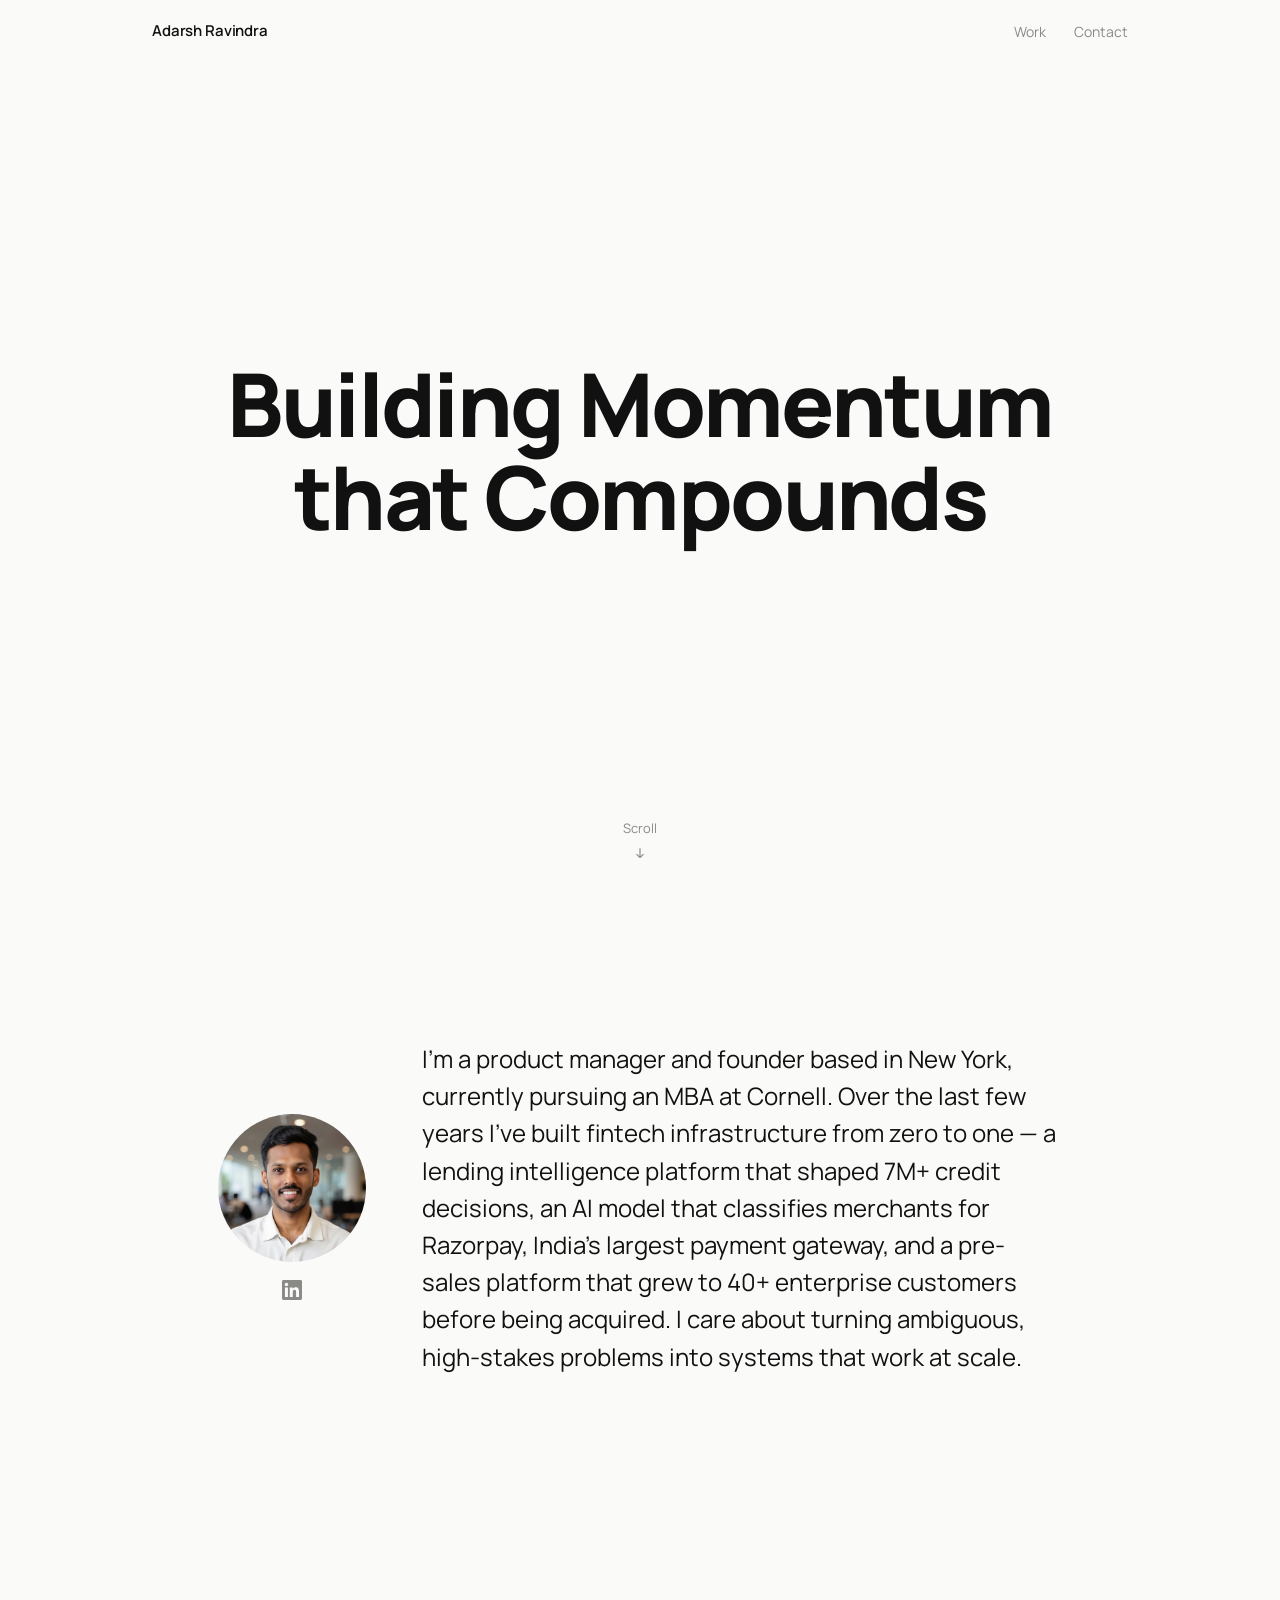
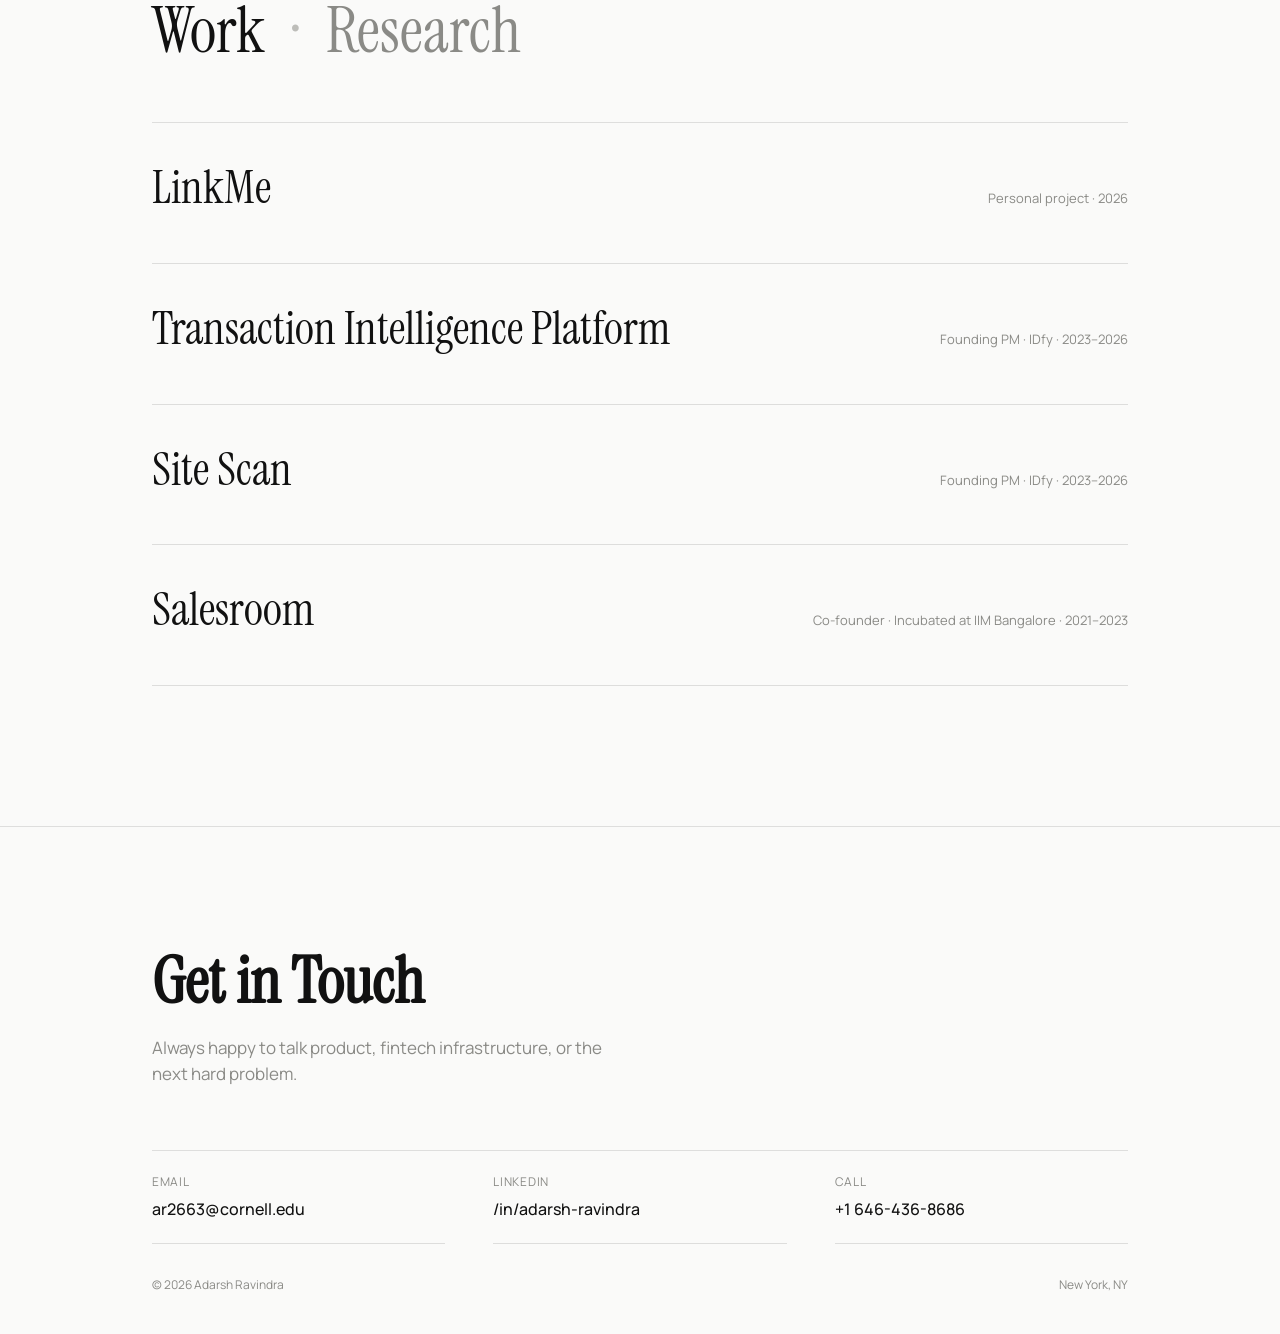
<file: index.html>
<!DOCTYPE html>
<html lang="en">
<head>
<meta charset="UTF-8">
<meta name="viewport" content="width=device-width, initial-scale=1.0">
<title>Adarsh Ravindra</title>
<meta name="description" content="Product Manager and founder based in New York. Fintech infrastructure, 0-to-1 products, and AI/ML. Currently an MBA candidate at Cornell.">
<link rel="icon" href="data:image/svg+xml,%3Csvg xmlns='http://www.w3.org/2000/svg' viewBox='0 0 100 100'%3E%3Ctext y='.9em' font-size='90' font-family='Georgia,serif'%3EA%3C/text%3E%3C/svg%3E">
<link rel="canonical" href="https://adarshravindra.github.io/">
<meta name="theme-color" content="#FAFAF9">
<meta name="author" content="Adarsh Ravindra">

<!-- Open Graph / LinkedIn / WhatsApp -->
<meta property="og:type" content="website">
<meta property="og:url" content="https://adarshravindra.github.io/">
<meta property="og:title" content="Adarsh Ravindra — Product Manager & Founder">
<meta property="og:description" content="Product Manager and founder based in New York. Fintech infrastructure, 0-to-1 products, and AI/ML. Currently an MBA candidate at Cornell.">
<meta property="og:image" content="https://adarshravindra.github.io/assets/images/og-card.jpg">
<meta property="og:image:width" content="1200">
<meta property="og:image:height" content="630">
<meta property="og:site_name" content="Adarsh Ravindra">

<!-- Twitter/X -->
<meta name="twitter:card" content="summary_large_image">
<meta name="twitter:title" content="Adarsh Ravindra — Product Manager & Founder">
<meta name="twitter:description" content="Product Manager and founder based in New York. Fintech infrastructure, 0-to-1 products, and AI/ML. Currently an MBA candidate at Cornell.">
<meta name="twitter:image" content="https://adarshravindra.github.io/assets/images/og-card.jpg">

<link rel="preconnect" href="https://fonts.googleapis.com">
<link rel="preconnect" href="https://fonts.gstatic.com" crossorigin>
<link rel="stylesheet" href="https://fonts.googleapis.com/css2?family=Manrope:wght@400;500;600;700;800&family=Instrument+Serif:ital@0;1&display=swap">
<script type="application/ld+json">
{
  "@context": "https://schema.org",
  "@type": "Person",
  "name": "Adarsh Ravindra",
  "url": "https://adarshravindra.github.io/",
  "image": "https://adarshravindra.github.io/assets/images/headshot.jpg",
  "jobTitle": "Product Manager",
  "email": "mailto:ar2663@cornell.edu",
  "address": { "@type": "PostalAddress", "addressLocality": "New York", "addressRegion": "NY" },
  "alumniOf": [
    { "@type": "CollegeOrUniversity", "name": "Cornell SC Johnson College of Business" },
    { "@type": "CollegeOrUniversity", "name": "JSS Science & Technology University" }
  ],
  "knowsAbout": ["Product Management", "Fintech Infrastructure", "Credit Risk", "Machine Learning"],
  "sameAs": ["https://www.linkedin.com/in/adarsh-ravindra/"]
}
</script>
<script>document.documentElement.classList.add('js');</script>
<link rel="stylesheet" href="css/style.css?v=17">
</head>
<body>
<a class="skip-link" href="#main">Skip to content</a>

<nav class="nav">
  <div class="nav-inner">
    <a href="#landing" class="nav-name">Adarsh Ravindra</a>
    <div class="nav-links">
      <a href="#work">Work</a>
      <a href="#contact">Contact</a>
    </div>
  </div>
</nav>

<main id="main" tabindex="-1">

  <section class="landing" id="landing">
    <h1 class="hero-line">Building Momentum that Compounds</h1>
    <div class="scroll-cue">
      <span>Scroll</span>
      <svg viewBox="0 0 24 24" fill="none" stroke="currentColor" stroke-width="2"><path d="M12 4v16m0 0l-6-6m6 6l6-6"/></svg>
    </div>
  </section>

  <section class="intro" id="intro">
    <div class="wrap intro-inner">
      <div class="intro-aside reveal">
        <div class="intro-photo">
          <img src="assets/images/headshot.jpg" alt="Adarsh Ravindra" width="148" height="148" loading="lazy" decoding="async">
        </div>
        <a class="intro-linkedin" href="https://www.linkedin.com/in/adarsh-ravindra/" target="_blank" rel="noopener" aria-label="Adarsh Ravindra on LinkedIn">
          <svg viewBox="0 0 24 24" aria-hidden="true" focusable="false"><path d="M20.447 20.452h-3.554v-5.569c0-1.328-.027-3.037-1.852-3.037-1.853 0-2.136 1.445-2.136 2.939v5.667H9.351V9h3.414v1.561h.046c.477-.9 1.637-1.85 3.37-1.85 3.601 0 4.267 2.37 4.267 5.455v6.286zM5.337 7.433c-1.144 0-2.063-.926-2.063-2.065 0-1.138.92-2.063 2.063-2.063 1.14 0 2.064.925 2.064 2.063 0 1.139-.925 2.065-2.064 2.065zm1.782 13.019H3.555V9h3.564v11.452zM22.225 0H1.771C.792 0 0 .774 0 1.729v20.542C0 23.227.792 24 1.771 24h20.451C23.2 24 24 23.227 24 22.271V1.729C24 .774 23.2 0 22.225 0z"/></svg>
        </a>
      </div>
      <div class="intro-text reveal">
        <p>I'm a product manager and founder based in New York, currently pursuing an MBA at Cornell. Over the last few years I've built fintech infrastructure from zero to one — a lending intelligence platform that shaped 7M+ credit decisions, an AI model that classifies merchants for Razorpay, India's largest payment gateway, and a pre-sales platform that grew to 40+ enterprise customers before being acquired. I care about turning ambiguous, high-stakes problems into systems that work at scale.</p>
      </div>
    </div>
  </section>

  <section class="work" id="work">
    <div class="wrap">
      <h2 class="work-title reveal section-switch" role="tablist" aria-label="Section">
        <button type="button" class="switch-item is-active" role="tab" aria-selected="true"  aria-controls="panel-work"  id="tab-work">Work</button><span class="switch-sep" aria-hidden="true">·</span><button type="button" class="switch-item" role="tab" aria-selected="false" aria-controls="panel-reads" id="tab-reads">Research</button>
      </h2>

      <div class="work-list reveal-group" id="panel-work" role="tabpanel" aria-labelledby="tab-work">

        <a href="projects/linkme.html" class="work-row">
          <div class="work-row-top">
            <span class="work-name">LinkMe</span>
            <span class="work-tag">Personal project · 2026</span>
          </div>
          <p class="work-pitch">A platform to find people on LinkedIn whose story makes your cold reachout more likely to land.</p>
        </a>

        <a href="projects/tip.html" class="work-row">
          <div class="work-row-top">
            <span class="work-name">Transaction Intelligence Platform</span>
            <span class="work-tag">Founding PM · IDfy · 2023–2026</span>
          </div>
          <p class="work-pitch">A lending intelligence platform generating 300+ credit decisioning signals — scaled to 7M+ loan applications and a $550K run rate in under two years.</p>
        </a>

        <a href="projects/site-scan.html" class="work-row">
          <div class="work-row-top">
            <span class="work-name">Site Scan</span>
            <span class="work-tag">Founding PM · IDfy · 2023–2026</span>
          </div>
          <p class="work-pitch">Merchant category classification for Razorpay, India's largest payment gateway — 4M+ merchants onboarded, Mastercard &amp; Visa compliant.</p>
        </a>

        <a href="projects/salesroom.html" class="work-row">
          <div class="work-row-top">
            <span class="work-name">Salesroom</span>
            <span class="work-tag">Co-founder · Incubated at IIM Bangalore · 2021–2023</span>
          </div>
          <p class="work-pitch">Pre-sales cataloguing and contract platform for high-SKU exporters — grew to 40+ enterprise customers before being acqui-hired by IDfy.</p>
        </a>

      </div>

      <!-- Reads: one <a class="work-row"> per article, same shape as the Work rows above. -->
      <div class="work-list reads-list reveal-group" id="panel-reads" role="tabpanel" aria-labelledby="tab-reads" hidden>

        <a href="reads/transaction-foundation-models.html" class="work-row">
          <div class="work-row-top">
            <span class="work-name">Two Sides of the Same Coin</span>
            <span class="work-tag">Working draft · October 2026</span>
          </div>
          <p class="work-pitch">Networks and banks are both training foundation models on transactions. Each sees half of the same customer — and the largest gains come from combining them.</p>
        </a>

        <a href="reads/synthesis.html" class="work-row">
          <div class="work-row-top">
            <span class="work-name">Project Synthesis</span>
            <span class="work-tag">Replicating your best employees · June 2026</span>
          </div>
          <p class="work-pitch">Why enterprise AI fails on context, and what it takes to harvest the workflows and reasoning of a company's best people into agents that can actually do the work.</p>
        </a>

      </div>

    </div>
  </section>

  <section class="contact" id="contact">
    <div class="wrap">
      <div class="reveal">
        <h2 class="contact-heading">Get in Touch</h2>
        <p class="contact-line">Always happy to talk product, fintech infrastructure, or the next hard problem.</p>
      </div>

      <div class="contact-grid reveal-group">
        <a class="contact-item" href="mailto:ar2663@cornell.edu">
          <span class="label">Email</span>
          <span class="value">ar2663@cornell.edu</span>
        </a>
        <a class="contact-item" href="https://www.linkedin.com/in/adarsh-ravindra/" target="_blank" rel="noopener">
          <span class="label">LinkedIn</span>
          <span class="value">/in/adarsh-ravindra</span>
        </a>
        <a class="contact-item" href="tel:+16464368686">
          <span class="label">Call</span>
          <span class="value">+1 646-436-8686</span>
        </a>
      </div>

      <div class="footer-bottom">
        <span>&copy; 2026 Adarsh Ravindra</span>
        <span>New York, NY</span>
      </div>
    </div>
  </section>

</main>

<script src="js/main.js?v=17"></script>
</body>
</html>
</file>
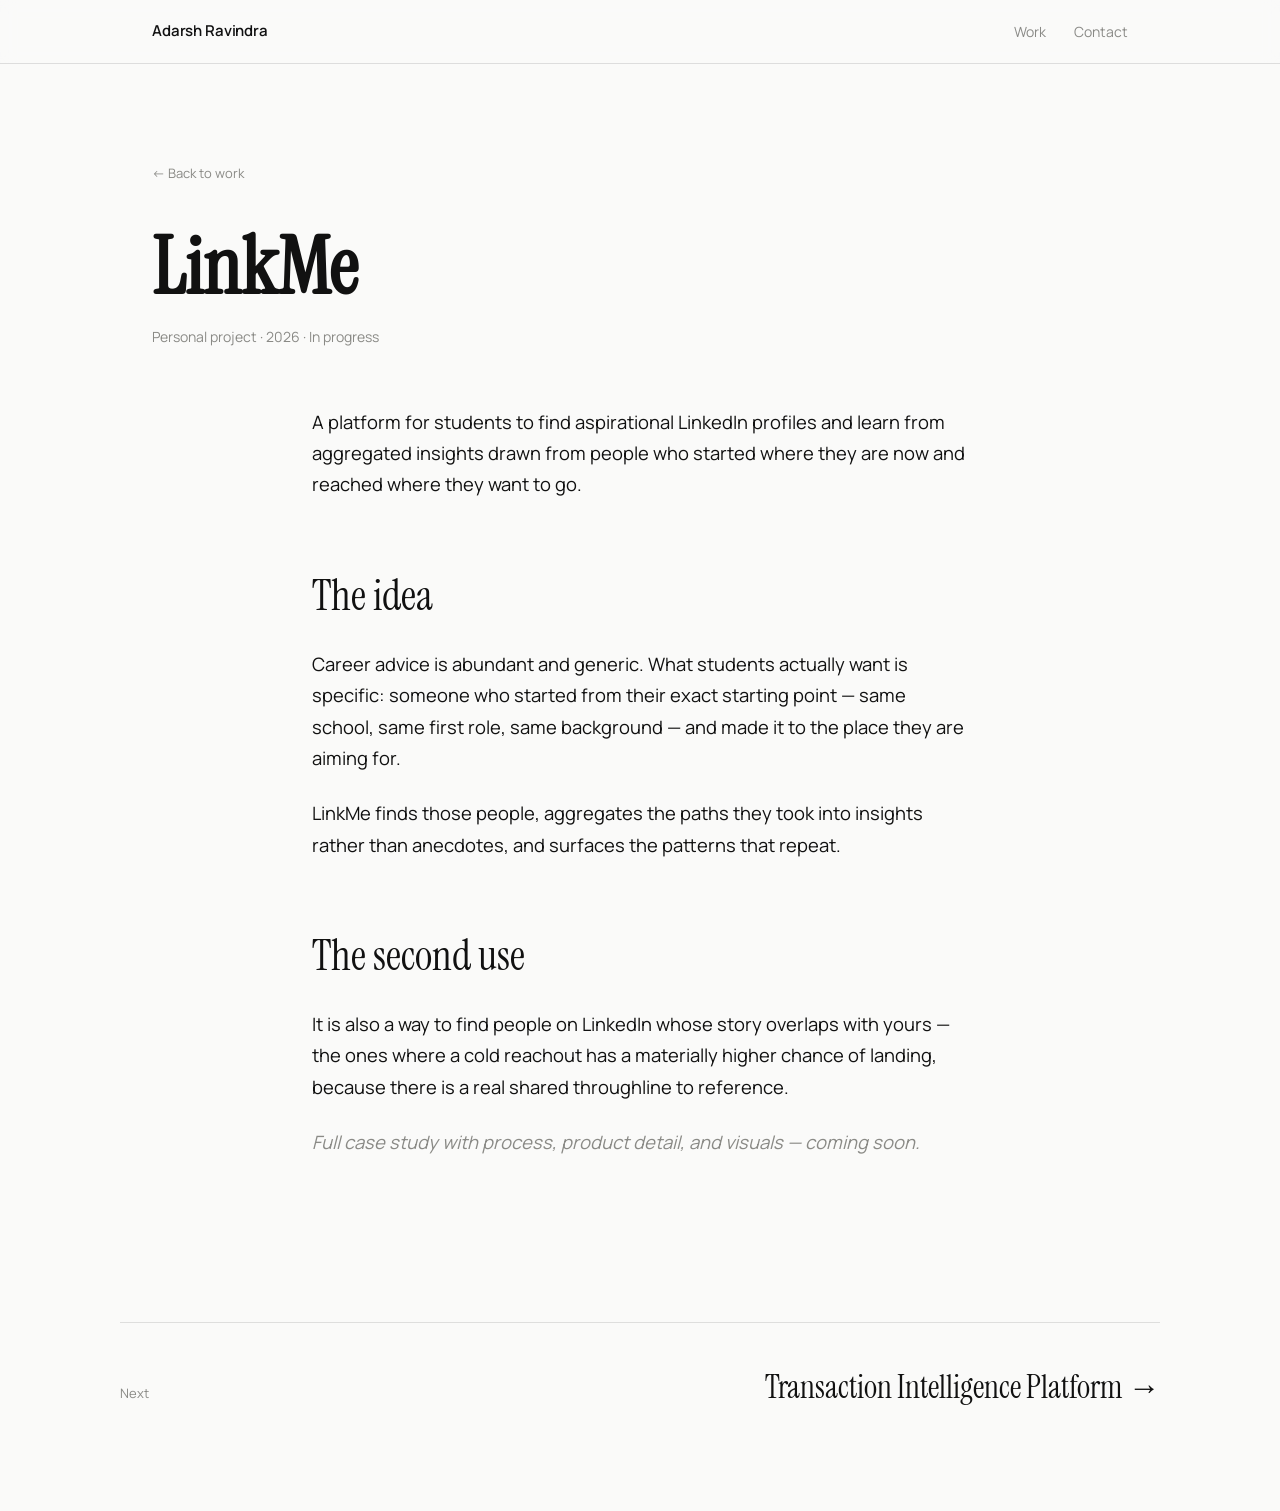
<file: projects/linkme.html>
<!DOCTYPE html>
<html lang="en">
<head>
<meta charset="UTF-8">
<meta name="viewport" content="width=device-width, initial-scale=1.0">
<title>LinkMe — Adarsh Ravindra</title>
<meta name="description" content="A platform for students to find aspirational LinkedIn profiles and learn from aggregated career-path insights.">
<link rel="icon" href="data:image/svg+xml,%3Csvg xmlns='http://www.w3.org/2000/svg' viewBox='0 0 100 100'%3E%3Ctext y='.9em' font-size='90' font-family='Georgia,serif'%3EA%3C/text%3E%3C/svg%3E">
<link rel="canonical" href="https://adarshravindra.github.io/projects/linkme.html">
<meta name="theme-color" content="#FAFAF9">
<meta name="author" content="Adarsh Ravindra">

<!-- Open Graph / LinkedIn / WhatsApp -->
<meta property="og:type" content="website">
<meta property="og:url" content="https://adarshravindra.github.io/projects/linkme.html">
<meta property="og:title" content="LinkMe — Adarsh Ravindra">
<meta property="og:description" content="A platform for students to find aspirational LinkedIn profiles and learn from aggregated career-path insights.">
<meta property="og:image" content="https://adarshravindra.github.io/assets/images/og-card.jpg">
<meta property="og:image:width" content="1200">
<meta property="og:image:height" content="630">
<meta property="og:site_name" content="Adarsh Ravindra">

<!-- Twitter/X -->
<meta name="twitter:card" content="summary_large_image">
<meta name="twitter:title" content="LinkMe — Adarsh Ravindra">
<meta name="twitter:description" content="A platform for students to find aspirational LinkedIn profiles and learn from aggregated career-path insights.">
<meta name="twitter:image" content="https://adarshravindra.github.io/assets/images/og-card.jpg">

<link rel="preconnect" href="https://fonts.googleapis.com">
<link rel="preconnect" href="https://fonts.gstatic.com" crossorigin>
<link rel="stylesheet" href="https://fonts.googleapis.com/css2?family=Manrope:wght@400;500;600;700;800&family=Instrument+Serif:ital@0;1&display=swap">
<script>document.documentElement.classList.add('js');</script>
<link rel="stylesheet" href="../css/style.css?v=17">
</head>
<body>
<a class="skip-link" href="#main">Skip to content</a>

<nav class="nav scrolled">
  <div class="nav-inner">
    <a href="../index.html" class="nav-name">Adarsh Ravindra</a>
    <div class="nav-links">
      <a href="../index.html#work">Work</a>
      <a href="../index.html#contact">Contact</a>
    </div>
  </div>
</nav>

<main id="main" tabindex="-1">
  <header class="wrap case-header">
    <a href="../index.html#work" class="case-back">&larr; Back to work</a>
    <h1 class="case-title">LinkMe</h1>
    <p class="case-meta">Personal project · 2026 · In progress</p>
  </header>

  <section class="wrap case-body">
    <p class="case-lede">A platform for students to find aspirational LinkedIn profiles and learn from aggregated insights drawn from people who started where they are now and reached where they want to go.</p>

    <div class="case-section reveal">
      <h2>The idea</h2>
      <p>Career advice is abundant and generic. What students actually want is specific: someone who started from their exact starting point — same school, same first role, same background — and made it to the place they are aiming for.</p>
      <p>LinkMe finds those people, aggregates the paths they took into insights rather than anecdotes, and surfaces the patterns that repeat.</p>
    </div>

    <div class="case-section reveal">
      <h2>The second use</h2>
      <p>It is also a way to find people on LinkedIn whose story overlaps with yours — the ones where a cold reachout has a materially higher chance of landing, because there is a real shared throughline to reference.</p>
    </div>

    <p class="case-soon">Full case study with process, product detail, and visuals — coming soon.</p>
  </section>

  <nav class="wrap case-next">
    <span class="case-next-label">Next</span>
    <a href="tip.html" class="case-next-name">Transaction Intelligence Platform &rarr;</a>
  </nav>
</main>

<script src="../js/main.js?v=17"></script>
</body>
</html>
</file>
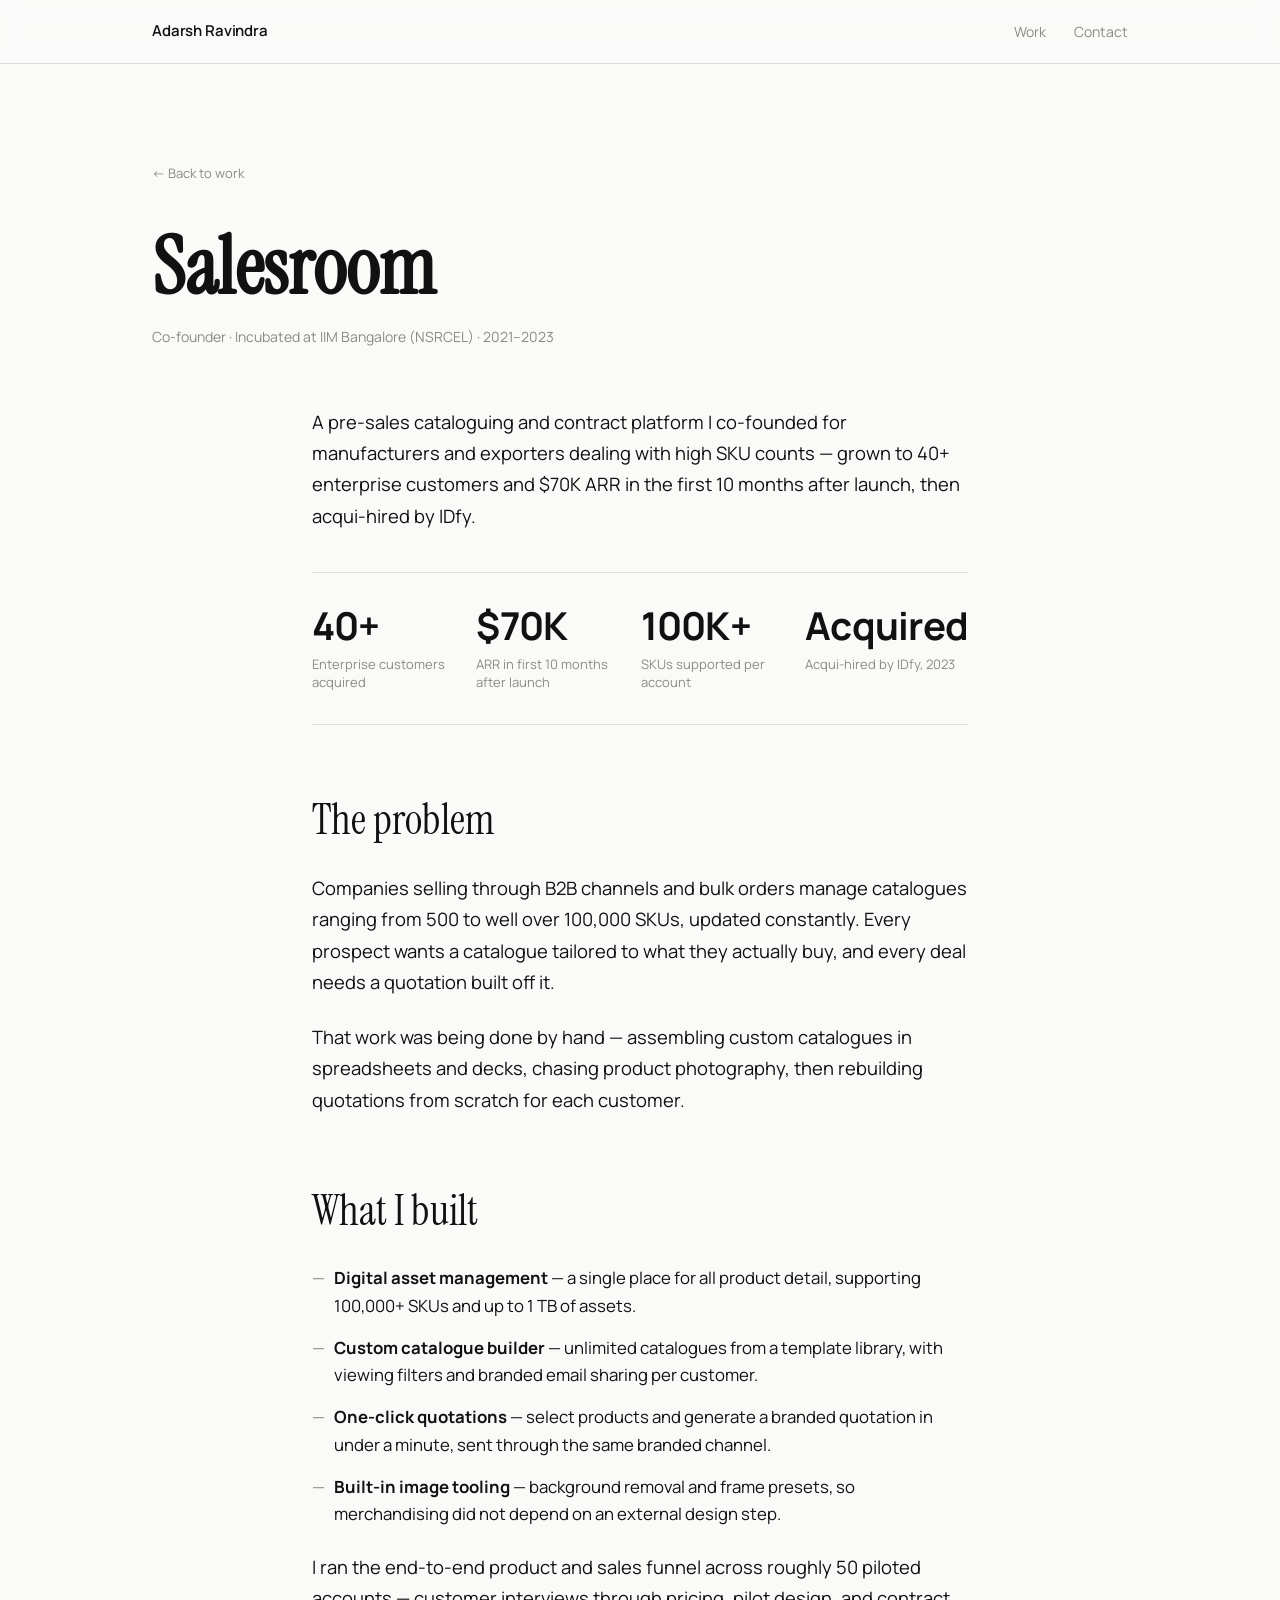
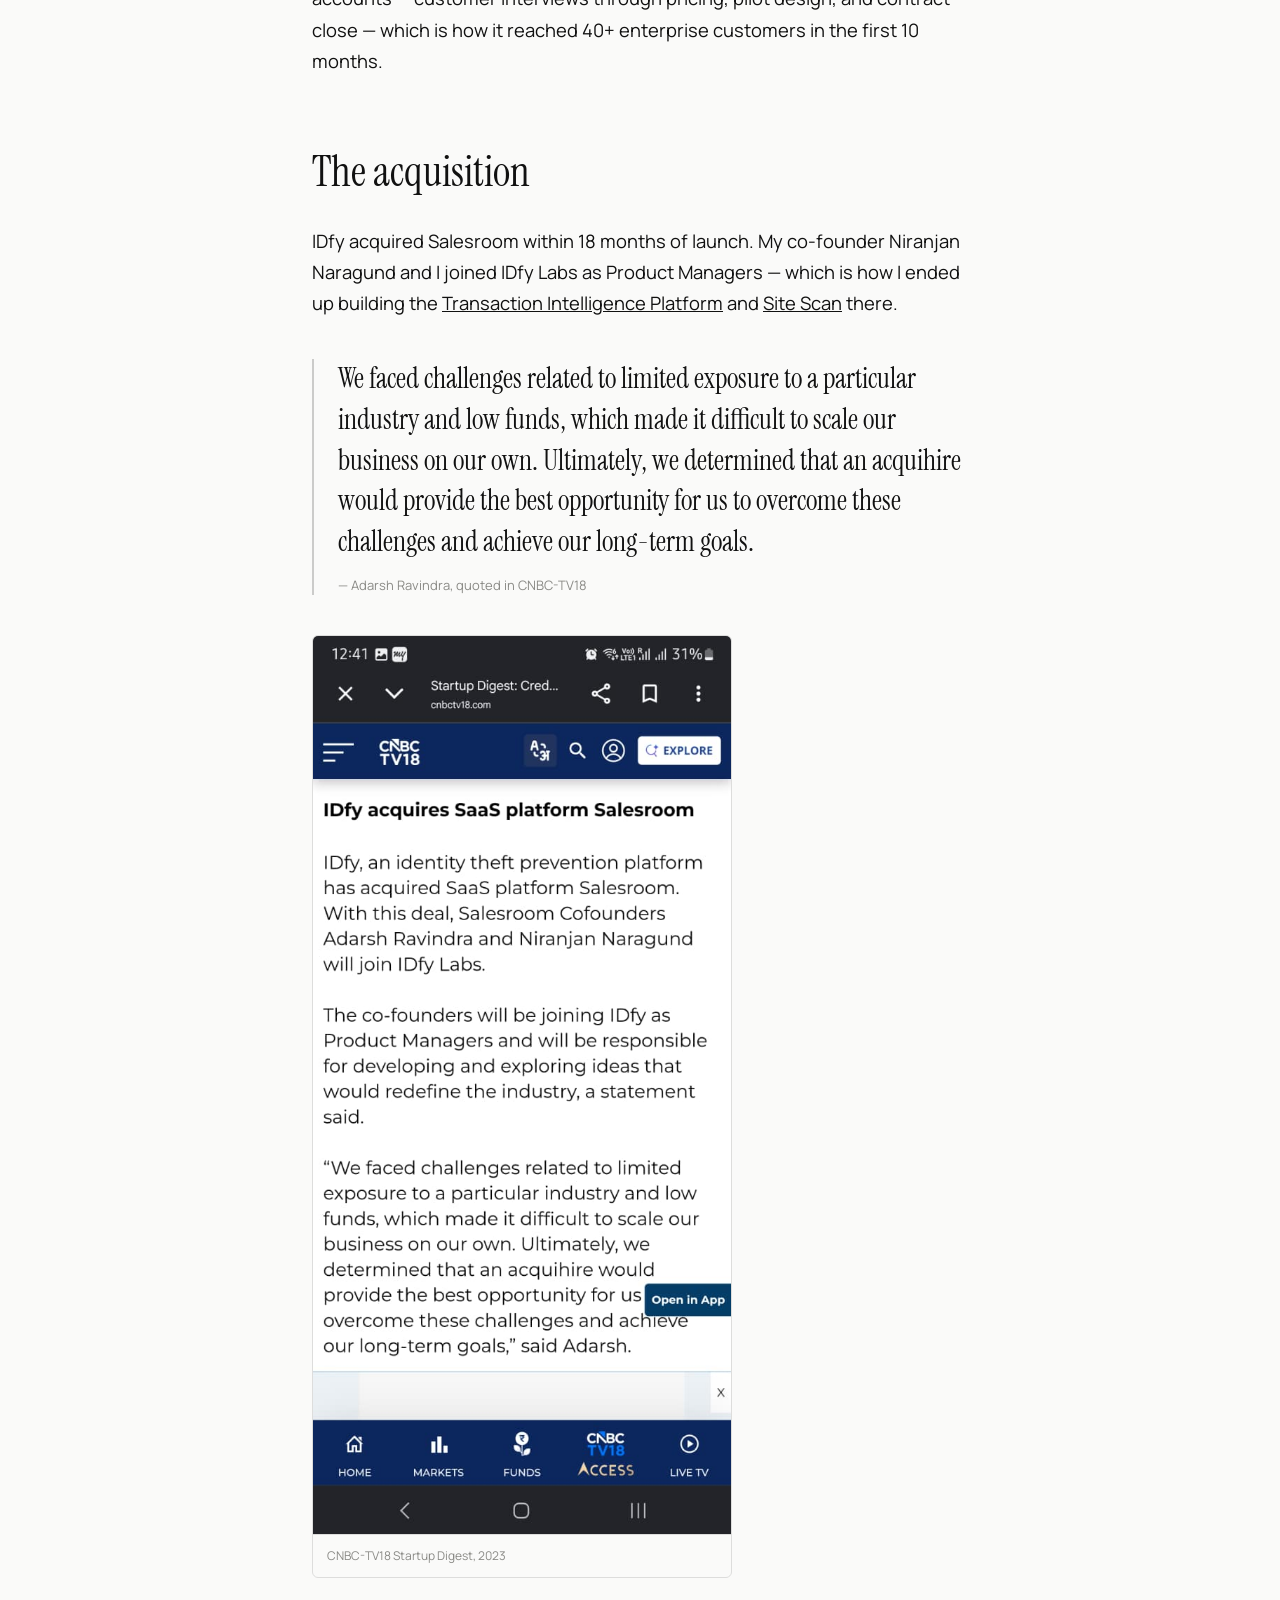
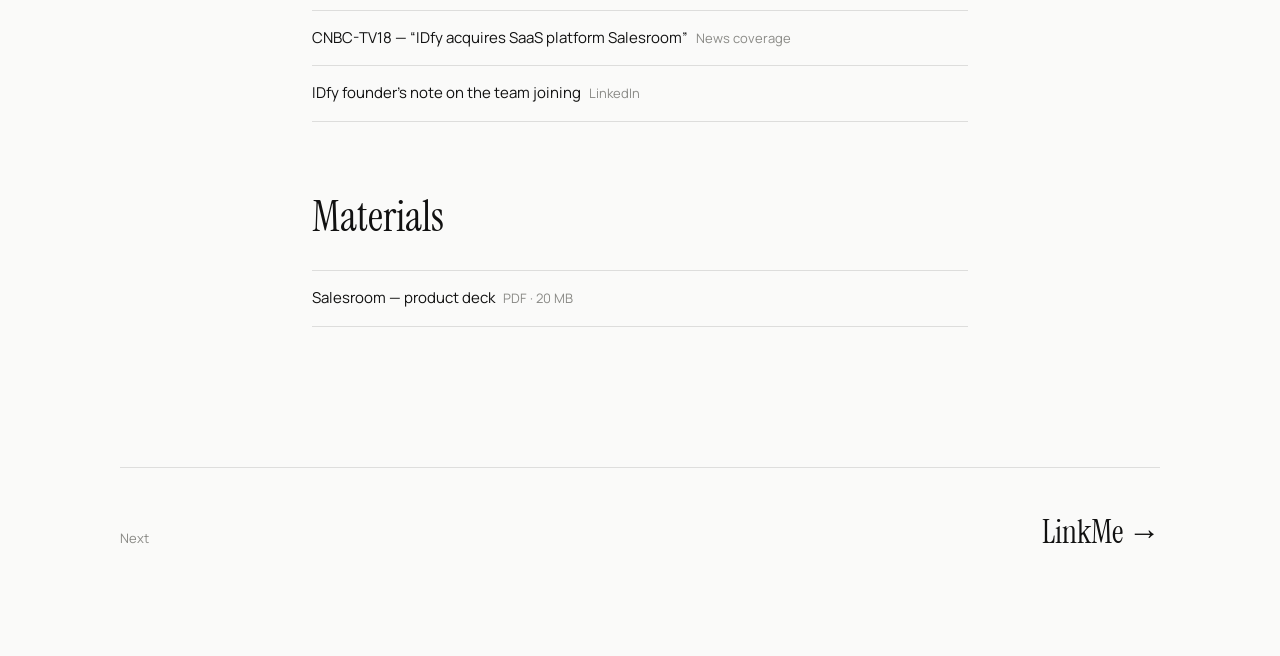
<file: projects/salesroom.html>
<!DOCTYPE html>
<html lang="en">
<head>
<meta charset="UTF-8">
<meta name="viewport" content="width=device-width, initial-scale=1.0">
<title>Salesroom — Adarsh Ravindra</title>
<meta name="description" content="Pre-sales cataloguing and contract platform for high-SKU exporters. Incubated at IIM Bangalore, acqui-hired by IDfy.">
<link rel="icon" href="data:image/svg+xml,%3Csvg xmlns='http://www.w3.org/2000/svg' viewBox='0 0 100 100'%3E%3Ctext y='.9em' font-size='90' font-family='Georgia,serif'%3EA%3C/text%3E%3C/svg%3E">
<link rel="canonical" href="https://adarshravindra.github.io/projects/salesroom.html">
<meta name="theme-color" content="#FAFAF9">
<meta name="author" content="Adarsh Ravindra">

<!-- Open Graph / LinkedIn / WhatsApp -->
<meta property="og:type" content="website">
<meta property="og:url" content="https://adarshravindra.github.io/projects/salesroom.html">
<meta property="og:title" content="Salesroom — Adarsh Ravindra">
<meta property="og:description" content="Pre-sales cataloguing and contract platform for high-SKU exporters. Incubated at IIM Bangalore, acqui-hired by IDfy.">
<meta property="og:image" content="https://adarshravindra.github.io/assets/images/og-card.jpg">
<meta property="og:image:width" content="1200">
<meta property="og:image:height" content="630">
<meta property="og:site_name" content="Adarsh Ravindra">

<!-- Twitter/X -->
<meta name="twitter:card" content="summary_large_image">
<meta name="twitter:title" content="Salesroom — Adarsh Ravindra">
<meta name="twitter:description" content="Pre-sales cataloguing and contract platform for high-SKU exporters. Incubated at IIM Bangalore, acqui-hired by IDfy.">
<meta name="twitter:image" content="https://adarshravindra.github.io/assets/images/og-card.jpg">

<link rel="preconnect" href="https://fonts.googleapis.com">
<link rel="preconnect" href="https://fonts.gstatic.com" crossorigin>
<link rel="stylesheet" href="https://fonts.googleapis.com/css2?family=Manrope:wght@400;500;600;700;800&family=Instrument+Serif:ital@0;1&display=swap">
<script>document.documentElement.classList.add('js');</script>
<link rel="stylesheet" href="../css/style.css?v=17">
</head>
<body>
<a class="skip-link" href="#main">Skip to content</a>

<nav class="nav scrolled">
  <div class="nav-inner">
    <a href="../index.html" class="nav-name">Adarsh Ravindra</a>
    <div class="nav-links">
      <a href="../index.html#work">Work</a>
      <a href="../index.html#contact">Contact</a>
    </div>
  </div>
</nav>

<main id="main" tabindex="-1">
  <header class="wrap case-header">
    <a href="../index.html#work" class="case-back">&larr; Back to work</a>
    <h1 class="case-title">Salesroom</h1>
    <p class="case-meta">Co-founder · Incubated at IIM Bangalore (NSRCEL) · 2021–2023</p>
  </header>

  <section class="wrap case-body">
    <p class="case-lede">A pre-sales cataloguing and contract platform I co-founded for manufacturers and exporters dealing with high SKU counts — grown to 40+ enterprise customers and $70K ARR in the first 10 months after launch, then acqui-hired by IDfy.</p>

    <div class="stats reveal-group">
      <div>
        <div class="stat-value">40+</div>
        <div class="stat-label">Enterprise customers acquired</div>
      </div>
      <div>
        <div class="stat-value">$70K</div>
        <div class="stat-label">ARR in first 10 months after launch</div>
      </div>
      <div>
        <div class="stat-value">100K+</div>
        <div class="stat-label">SKUs supported per account</div>
      </div>
      <div>
        <div class="stat-value">Acquired</div>
        <div class="stat-label">Acqui-hired by IDfy, 2023</div>
      </div>
    </div>

    <div class="case-section reveal">
      <h2>The problem</h2>
      <p>Companies selling through B2B channels and bulk orders manage catalogues ranging from 500 to well over 100,000 SKUs, updated constantly. Every prospect wants a catalogue tailored to what they actually buy, and every deal needs a quotation built off it.</p>
      <p>That work was being done by hand — assembling custom catalogues in spreadsheets and decks, chasing product photography, then rebuilding quotations from scratch for each customer.</p>
    </div>

    <div class="case-section reveal">
      <h2>What I built</h2>
      <ul>
        <li><strong>Digital asset management</strong> — a single place for all product detail, supporting 100,000+ SKUs and up to 1&nbsp;TB of assets.</li>
        <li><strong>Custom catalogue builder</strong> — unlimited catalogues from a template library, with viewing filters and branded email sharing per customer.</li>
        <li><strong>One-click quotations</strong> — select products and generate a branded quotation in under a minute, sent through the same branded channel.</li>
        <li><strong>Built-in image tooling</strong> — background removal and frame presets, so merchandising did not depend on an external design step.</li>
      </ul>
      <p>I ran the end-to-end product and sales funnel across roughly 50 piloted accounts — customer interviews through pricing, pilot design, and contract close — which is how it reached 40+ enterprise customers in the first 10 months.</p>
    </div>

    <div class="case-section reveal">
      <h2>The acquisition</h2>
      <p>IDfy acquired Salesroom within 18 months of launch. My co-founder Niranjan Naragund and I joined IDfy Labs as Product Managers — which is how I ended up building the <a href="tip.html" style="text-decoration:underline">Transaction Intelligence Platform</a> and <a href="site-scan.html" style="text-decoration:underline">Site Scan</a> there.</p>

      <blockquote class="pullquote">
        We faced challenges related to limited exposure to a particular industry and low funds, which made it difficult to scale our business on our own. Ultimately, we determined that an acquihire would provide the best opportunity for us to overcome these challenges and achieve our long-term goals.
        <cite>— Adarsh Ravindra, quoted in CNBC-TV18</cite>
      </blockquote>

      <figure class="clipping">
        <img src="../assets/images/salesroom-acquisition-cnbc.jpeg" alt="CNBC-TV18 article headlined 'IDfy acquires SaaS platform Salesroom'">
        <figcaption>CNBC-TV18 Startup Digest, 2023</figcaption>
      </figure>

      <div class="link-list reveal-group">
        <a href="https://www.cnbctv18.com/startup/startup-digest-credflow-techbiz-healthifyme-revsureai-byjus-reddit-layoffs-16876031.htm" target="_blank" rel="noopener">CNBC-TV18 — “IDfy acquires SaaS platform Salesroom”<span class="link-meta">News coverage</span></a>
        <a href="https://lnkd.in/p/eWFwY83a" target="_blank" rel="noopener">IDfy founder's note on the team joining<span class="link-meta">LinkedIn</span></a>
      </div>
    </div>

    <div class="case-section reveal" id="materials">
      <h2>Materials</h2>
      <div class="link-list reveal-group">
        <a href="../assets/decks/salesroom-deck.pdf" target="_blank" rel="noopener">Salesroom — product deck<span class="link-meta">PDF · 20 MB</span></a>
      </div>
    </div>
  </section>

  <nav class="wrap case-next">
    <span class="case-next-label">Next</span>
    <a href="linkme.html" class="case-next-name">LinkMe &rarr;</a>
  </nav>
</main>

<script src="../js/main.js?v=17"></script>
</body>
</html>
</file>
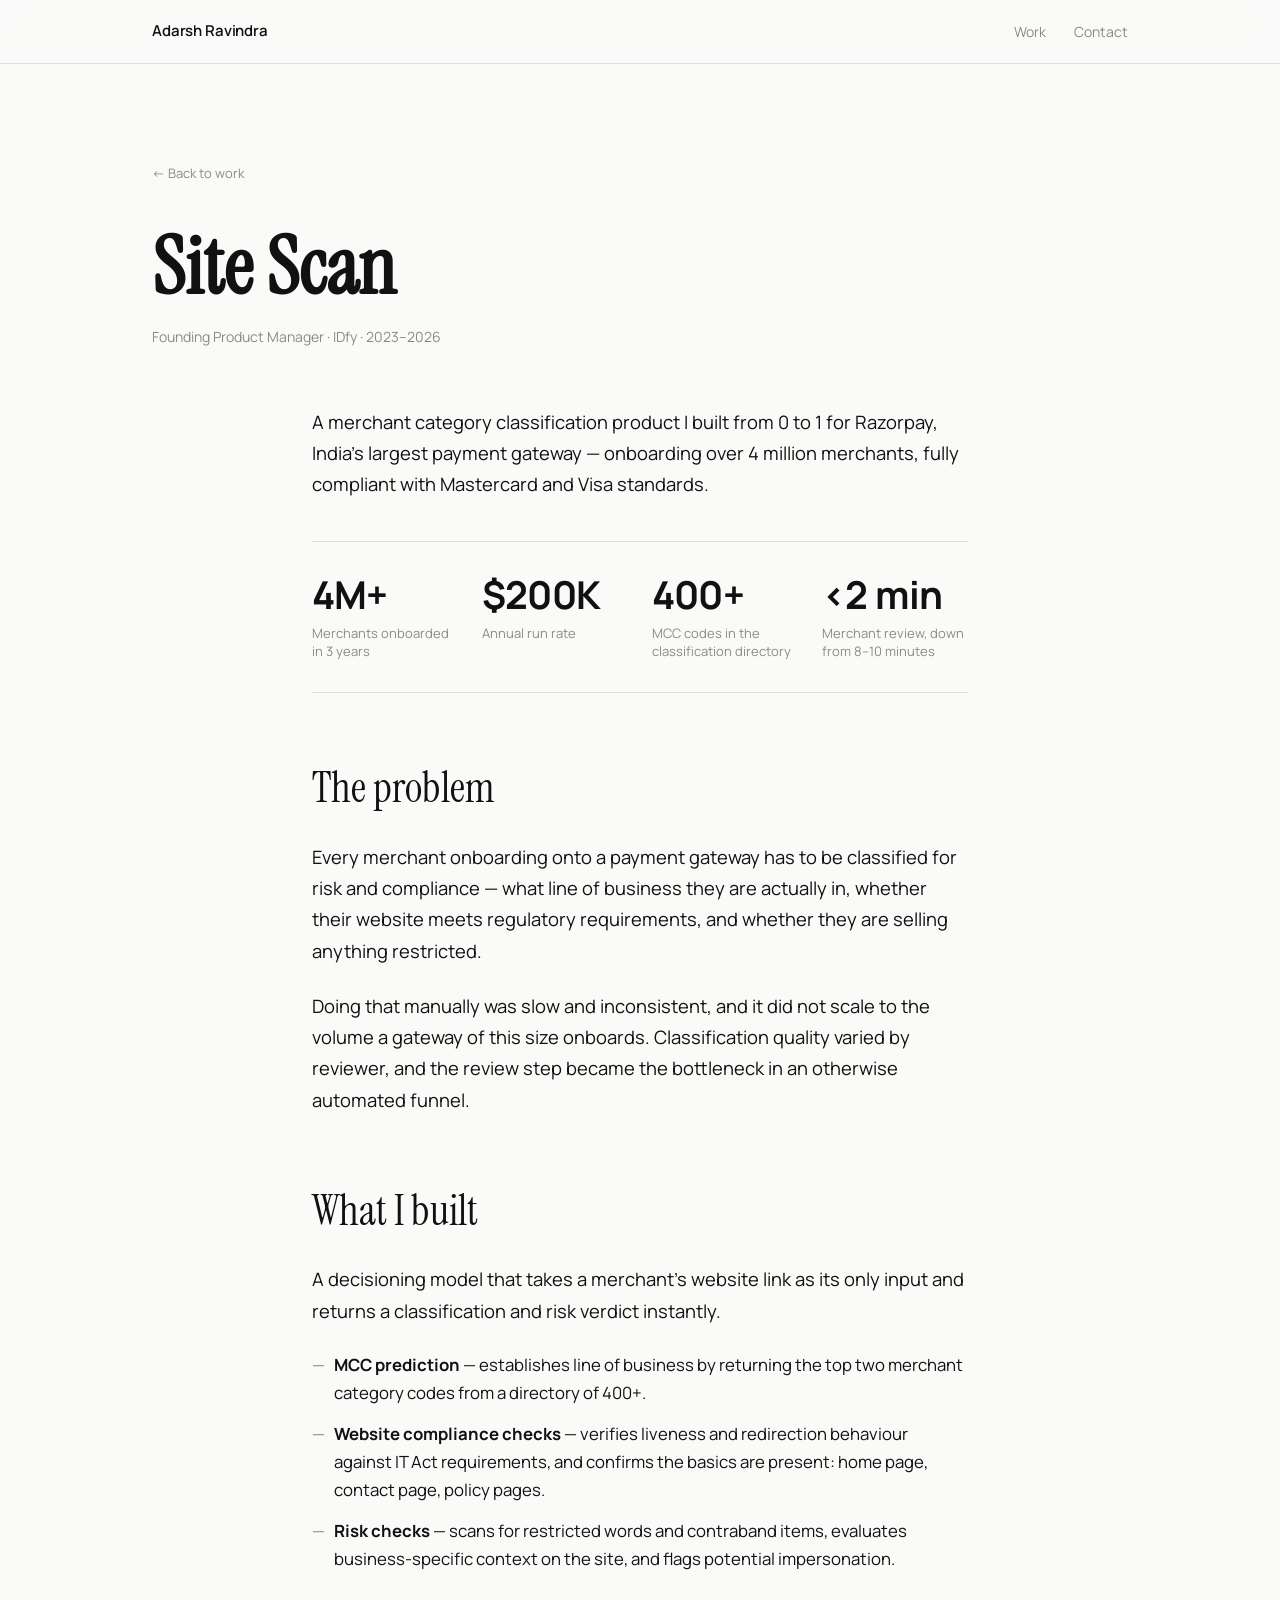
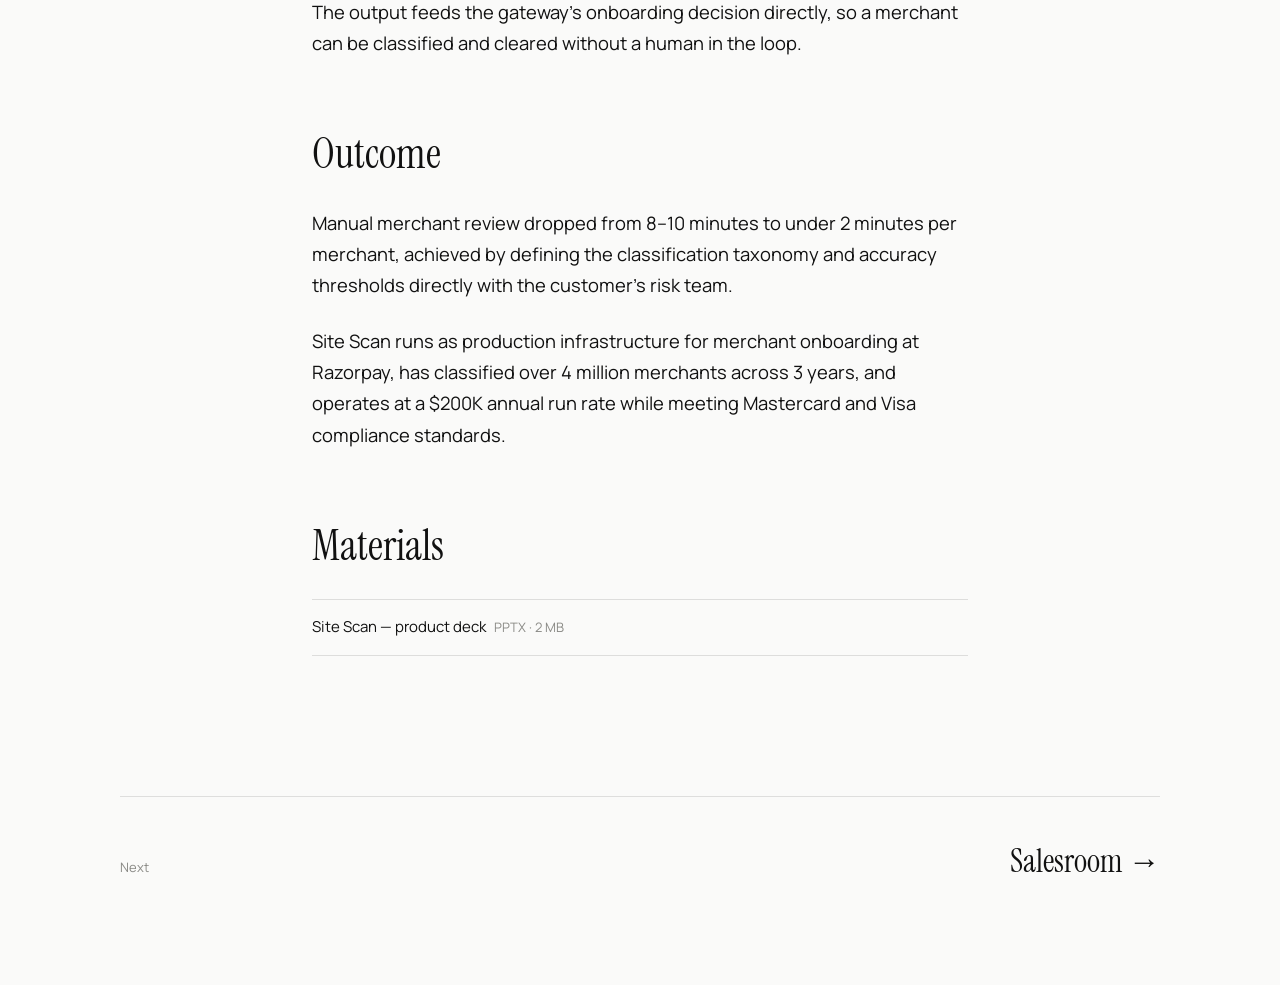
<file: projects/site-scan.html>
<!DOCTYPE html>
<html lang="en">
<head>
<meta charset="UTF-8">
<meta name="viewport" content="width=device-width, initial-scale=1.0">
<title>Site Scan — Adarsh Ravindra</title>
<meta name="description" content="Merchant category classification built 0 to 1 for Razorpay, India's largest payment gateway. 4M+ merchants onboarded.">
<link rel="icon" href="data:image/svg+xml,%3Csvg xmlns='http://www.w3.org/2000/svg' viewBox='0 0 100 100'%3E%3Ctext y='.9em' font-size='90' font-family='Georgia,serif'%3EA%3C/text%3E%3C/svg%3E">
<link rel="canonical" href="https://adarshravindra.github.io/projects/site-scan.html">
<meta name="theme-color" content="#FAFAF9">
<meta name="author" content="Adarsh Ravindra">

<!-- Open Graph / LinkedIn / WhatsApp -->
<meta property="og:type" content="website">
<meta property="og:url" content="https://adarshravindra.github.io/projects/site-scan.html">
<meta property="og:title" content="Site Scan — Adarsh Ravindra">
<meta property="og:description" content="An AI model automating merchant category classification for India's largest payment gateway. 4M+ merchants onboarded.">
<meta property="og:image" content="https://adarshravindra.github.io/assets/images/og-card.jpg">
<meta property="og:image:width" content="1200">
<meta property="og:image:height" content="630">
<meta property="og:site_name" content="Adarsh Ravindra">

<!-- Twitter/X -->
<meta name="twitter:card" content="summary_large_image">
<meta name="twitter:title" content="Site Scan — Adarsh Ravindra">
<meta name="twitter:description" content="An AI model automating merchant category classification for India's largest payment gateway. 4M+ merchants onboarded.">
<meta name="twitter:image" content="https://adarshravindra.github.io/assets/images/og-card.jpg">

<link rel="preconnect" href="https://fonts.googleapis.com">
<link rel="preconnect" href="https://fonts.gstatic.com" crossorigin>
<link rel="stylesheet" href="https://fonts.googleapis.com/css2?family=Manrope:wght@400;500;600;700;800&family=Instrument+Serif:ital@0;1&display=swap">
<script>document.documentElement.classList.add('js');</script>
<link rel="stylesheet" href="../css/style.css?v=17">
</head>
<body>
<a class="skip-link" href="#main">Skip to content</a>

<nav class="nav scrolled">
  <div class="nav-inner">
    <a href="../index.html" class="nav-name">Adarsh Ravindra</a>
    <div class="nav-links">
      <a href="../index.html#work">Work</a>
      <a href="../index.html#contact">Contact</a>
    </div>
  </div>
</nav>

<main id="main" tabindex="-1">
  <header class="wrap case-header">
    <a href="../index.html#work" class="case-back">&larr; Back to work</a>
    <h1 class="case-title">Site Scan</h1>
    <p class="case-meta">Founding Product Manager · IDfy · 2023–2026</p>
  </header>

  <section class="wrap case-body">
    <p class="case-lede">A merchant category classification product I built from 0 to 1 for Razorpay, India's largest payment gateway — onboarding over 4 million merchants, fully compliant with Mastercard and Visa standards.</p>

    <div class="stats reveal-group">
      <div>
        <div class="stat-value">4M+</div>
        <div class="stat-label">Merchants onboarded in 3 years</div>
      </div>
      <div>
        <div class="stat-value">$200K</div>
        <div class="stat-label">Annual run rate</div>
      </div>
      <div>
        <div class="stat-value">400+</div>
        <div class="stat-label">MCC codes in the classification directory</div>
      </div>
      <div>
        <div class="stat-value">&lt;2 min</div>
        <div class="stat-label">Merchant review, down from 8&ndash;10 minutes</div>
      </div>
    </div>

    <div class="case-section reveal">
      <h2>The problem</h2>
      <p>Every merchant onboarding onto a payment gateway has to be classified for risk and compliance — what line of business they are actually in, whether their website meets regulatory requirements, and whether they are selling anything restricted.</p>
      <p>Doing that manually was slow and inconsistent, and it did not scale to the volume a gateway of this size onboards. Classification quality varied by reviewer, and the review step became the bottleneck in an otherwise automated funnel.</p>
    </div>

    <div class="case-section reveal">
      <h2>What I built</h2>
      <p>A decisioning model that takes a merchant's website link as its only input and returns a classification and risk verdict instantly.</p>
      <ul>
        <li><strong>MCC prediction</strong> — establishes line of business by returning the top two merchant category codes from a directory of 400+.</li>
        <li><strong>Website compliance checks</strong> — verifies liveness and redirection behaviour against IT Act requirements, and confirms the basics are present: home page, contact page, policy pages.</li>
        <li><strong>Risk checks</strong> — scans for restricted words and contraband items, evaluates business-specific context on the site, and flags potential impersonation.</li>
      </ul>
      <p>The output feeds the gateway's onboarding decision directly, so a merchant can be classified and cleared without a human in the loop.</p>
    </div>

    <div class="case-section reveal">
      <h2>Outcome</h2>
      <p>Manual merchant review dropped from 8–10 minutes to under 2 minutes per merchant, achieved by defining the classification taxonomy and accuracy thresholds directly with the customer's risk team.</p>
      <p>Site Scan runs as production infrastructure for merchant onboarding at Razorpay, has classified over 4 million merchants across 3 years, and operates at a $200K annual run rate while meeting Mastercard and Visa compliance standards.</p>
    </div>

    <div class="case-section reveal" id="materials">
      <h2>Materials</h2>
      <div class="link-list reveal-group">
        <a href="../assets/decks/site-scan-deck.pptx">Site Scan — product deck<span class="link-meta">PPTX · 2 MB</span></a>
      </div>
    </div>
  </section>

  <nav class="wrap case-next">
    <span class="case-next-label">Next</span>
    <a href="salesroom.html" class="case-next-name">Salesroom &rarr;</a>
  </nav>
</main>

<script src="../js/main.js?v=17"></script>
</body>
</html>
</file>
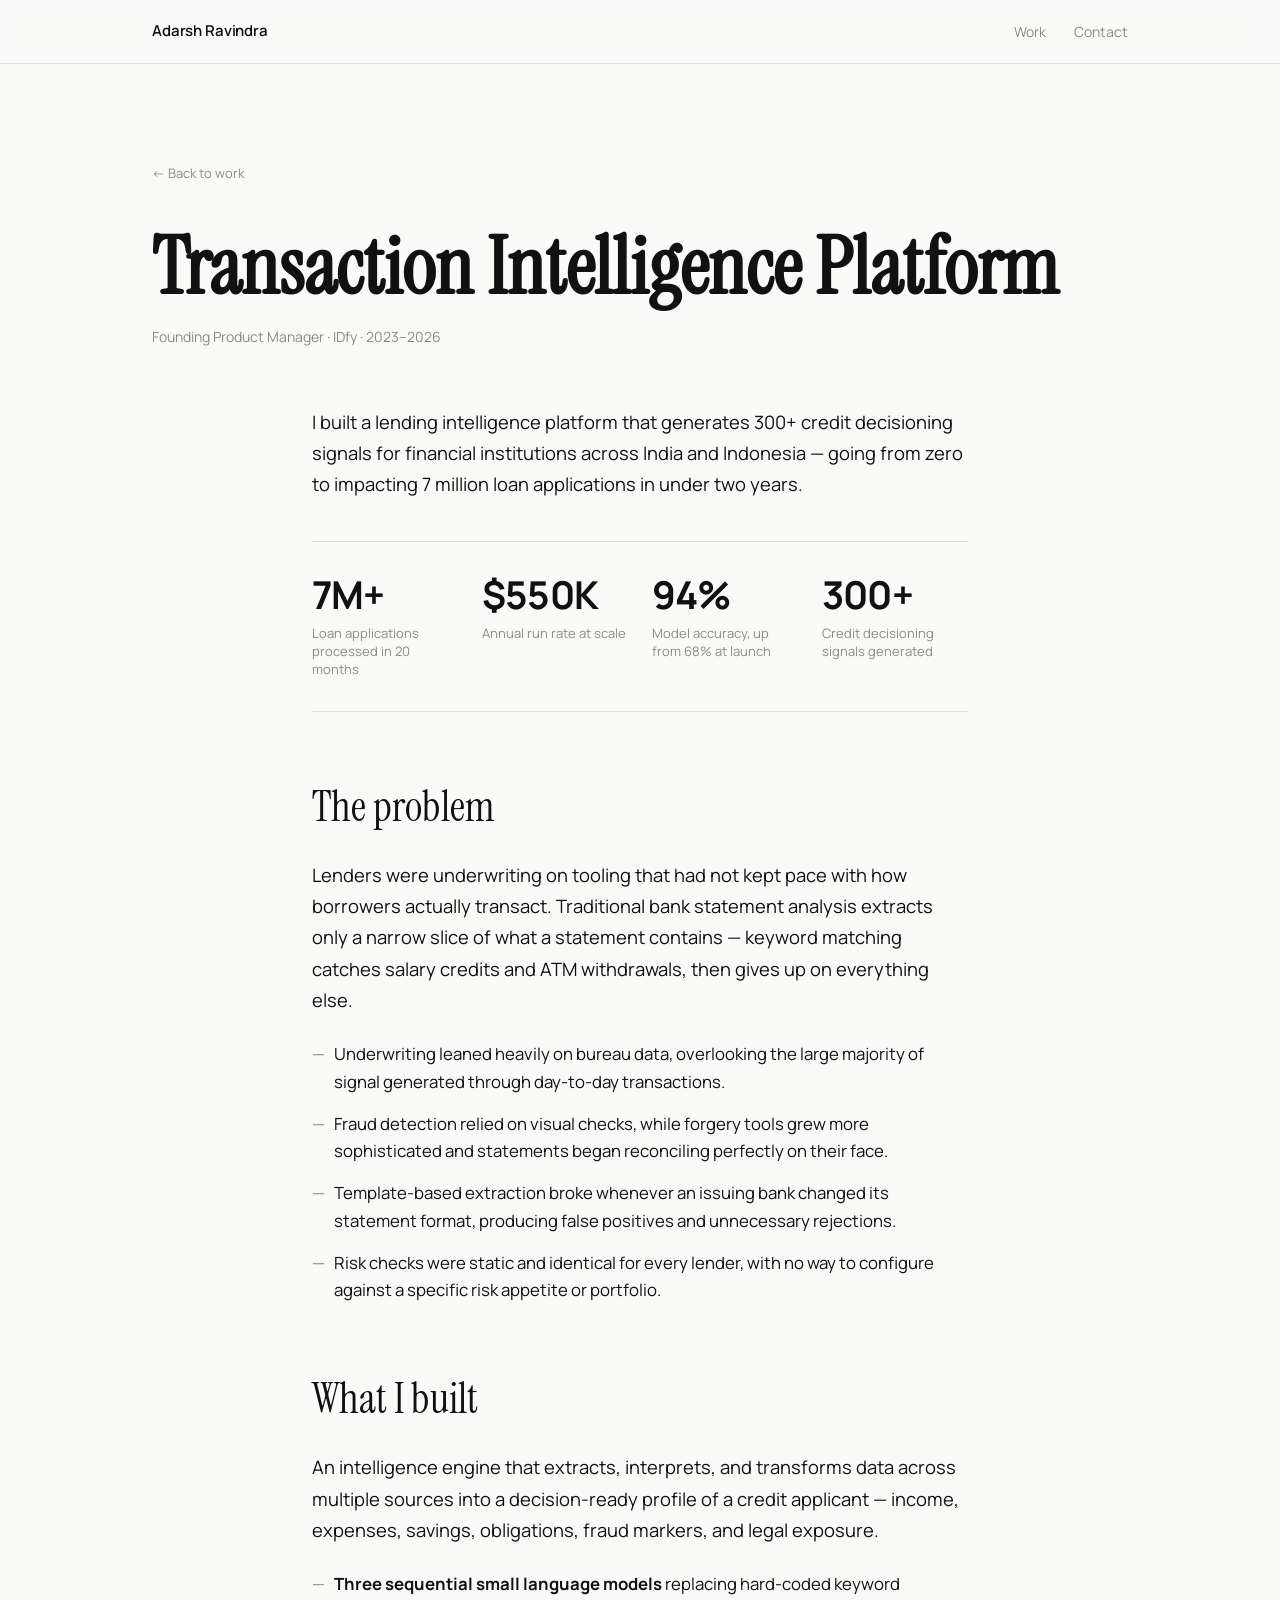
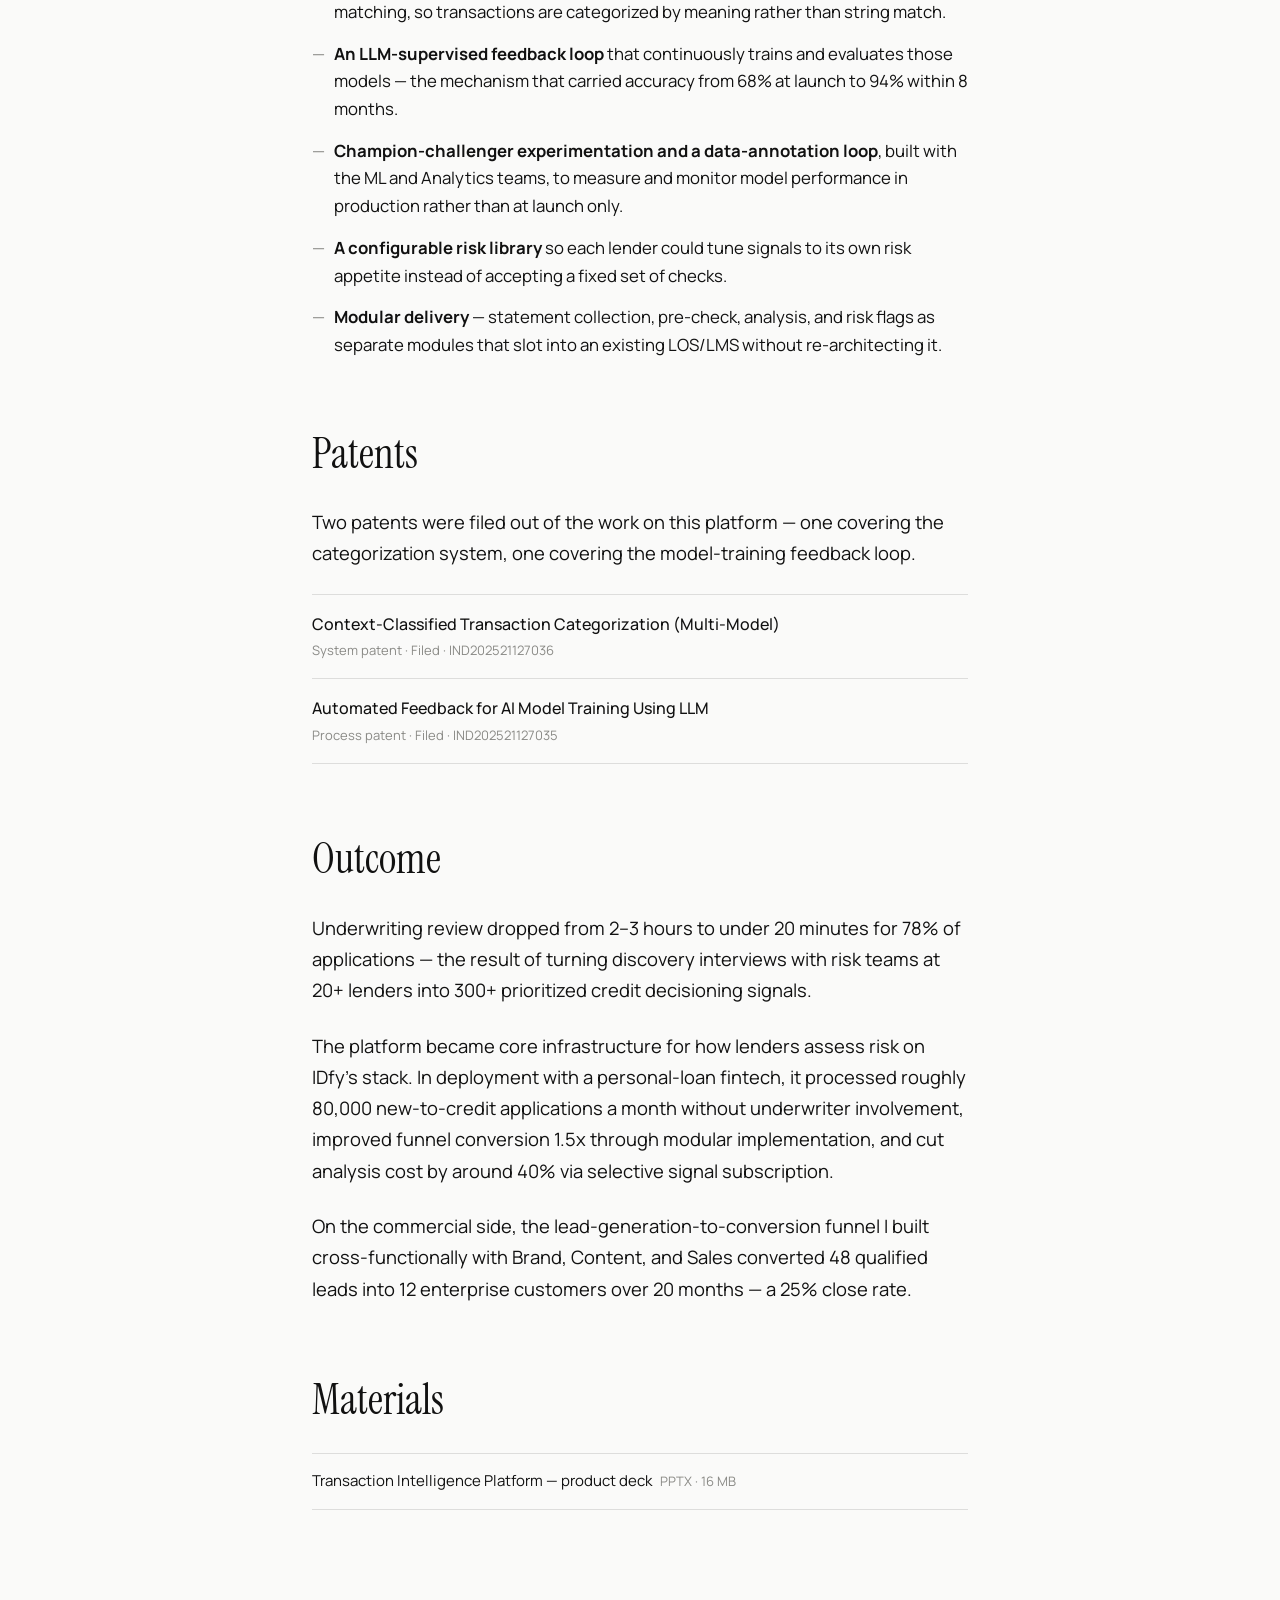
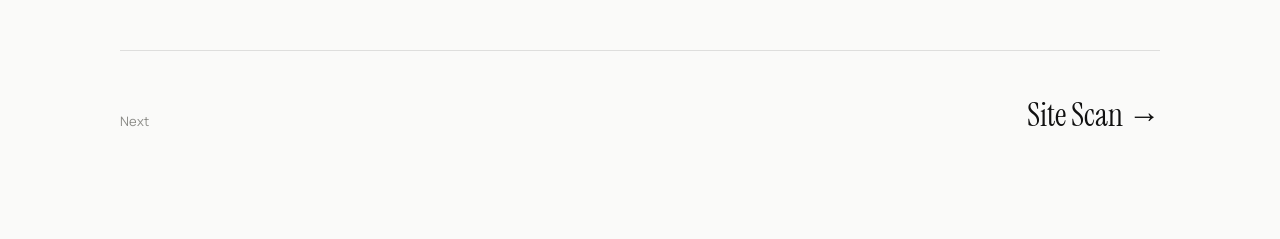
<file: projects/tip.html>
<!DOCTYPE html>
<html lang="en">
<head>
<meta charset="UTF-8">
<meta name="viewport" content="width=device-width, initial-scale=1.0">
<title>Transaction Intelligence Platform — Adarsh Ravindra</title>
<meta name="description" content="A lending intelligence platform generating 300+ credit decisioning signals across India and Indonesia, impacting 7M+ loan applications.">
<link rel="icon" href="data:image/svg+xml,%3Csvg xmlns='http://www.w3.org/2000/svg' viewBox='0 0 100 100'%3E%3Ctext y='.9em' font-size='90' font-family='Georgia,serif'%3EA%3C/text%3E%3C/svg%3E">
<link rel="canonical" href="https://adarshravindra.github.io/projects/tip.html">
<meta name="theme-color" content="#FAFAF9">
<meta name="author" content="Adarsh Ravindra">

<!-- Open Graph / LinkedIn / WhatsApp -->
<meta property="og:type" content="website">
<meta property="og:url" content="https://adarshravindra.github.io/projects/tip.html">
<meta property="og:title" content="Transaction Intelligence Platform — Adarsh Ravindra">
<meta property="og:description" content="A lending intelligence platform generating 300+ credit decisioning signals across India and Indonesia, impacting 7M+ loan applications.">
<meta property="og:image" content="https://adarshravindra.github.io/assets/images/og-card.jpg">
<meta property="og:image:width" content="1200">
<meta property="og:image:height" content="630">
<meta property="og:site_name" content="Adarsh Ravindra">

<!-- Twitter/X -->
<meta name="twitter:card" content="summary_large_image">
<meta name="twitter:title" content="Transaction Intelligence Platform — Adarsh Ravindra">
<meta name="twitter:description" content="A lending intelligence platform generating 300+ credit decisioning signals across India and Indonesia, impacting 7M+ loan applications.">
<meta name="twitter:image" content="https://adarshravindra.github.io/assets/images/og-card.jpg">

<link rel="preconnect" href="https://fonts.googleapis.com">
<link rel="preconnect" href="https://fonts.gstatic.com" crossorigin>
<link rel="stylesheet" href="https://fonts.googleapis.com/css2?family=Manrope:wght@400;500;600;700;800&family=Instrument+Serif:ital@0;1&display=swap">
<script>document.documentElement.classList.add('js');</script>
<link rel="stylesheet" href="../css/style.css?v=17">
</head>
<body>
<a class="skip-link" href="#main">Skip to content</a>

<nav class="nav scrolled">
  <div class="nav-inner">
    <a href="../index.html" class="nav-name">Adarsh Ravindra</a>
    <div class="nav-links">
      <a href="../index.html#work">Work</a>
      <a href="../index.html#contact">Contact</a>
    </div>
  </div>
</nav>

<main id="main" tabindex="-1">
  <header class="wrap case-header">
    <a href="../index.html#work" class="case-back">&larr; Back to work</a>
    <h1 class="case-title">Transaction Intelligence Platform</h1>
    <p class="case-meta">Founding Product Manager · IDfy · 2023–2026</p>
  </header>

  <section class="wrap case-body">
    <p class="case-lede">I built a lending intelligence platform that generates 300+ credit decisioning signals for financial institutions across India and Indonesia — going from zero to impacting 7 million loan applications in under two years.</p>

    <div class="stats reveal-group">
      <div>
        <div class="stat-value">7M+</div>
        <div class="stat-label">Loan applications processed in 20 months</div>
      </div>
      <div>
        <div class="stat-value">$550K</div>
        <div class="stat-label">Annual run rate at scale</div>
      </div>
      <div>
        <div class="stat-value">94%</div>
        <div class="stat-label">Model accuracy, up from 68% at launch</div>
      </div>
      <div>
        <div class="stat-value">300+</div>
        <div class="stat-label">Credit decisioning signals generated</div>
      </div>
    </div>

    <div class="case-section reveal">
      <h2>The problem</h2>
      <p>Lenders were underwriting on tooling that had not kept pace with how borrowers actually transact. Traditional bank statement analysis extracts only a narrow slice of what a statement contains — keyword matching catches salary credits and ATM withdrawals, then gives up on everything else.</p>
      <ul>
        <li>Underwriting leaned heavily on bureau data, overlooking the large majority of signal generated through day-to-day transactions.</li>
        <li>Fraud detection relied on visual checks, while forgery tools grew more sophisticated and statements began reconciling perfectly on their face.</li>
        <li>Template-based extraction broke whenever an issuing bank changed its statement format, producing false positives and unnecessary rejections.</li>
        <li>Risk checks were static and identical for every lender, with no way to configure against a specific risk appetite or portfolio.</li>
      </ul>
    </div>

    <div class="case-section reveal">
      <h2>What I built</h2>
      <p>An intelligence engine that extracts, interprets, and transforms data across multiple sources into a decision-ready profile of a credit applicant — income, expenses, savings, obligations, fraud markers, and legal exposure.</p>
      <ul>
        <li><strong>Three sequential small language models</strong> replacing hard-coded keyword matching, so transactions are categorized by meaning rather than string match.</li>
        <li><strong>An LLM-supervised feedback loop</strong> that continuously trains and evaluates those models — the mechanism that carried accuracy from 68% at launch to 94% within 8 months.</li>
        <li><strong>Champion-challenger experimentation and a data-annotation loop</strong>, built with the ML and Analytics teams, to measure and monitor model performance in production rather than at launch only.</li>
        <li><strong>A configurable risk library</strong> so each lender could tune signals to its own risk appetite instead of accepting a fixed set of checks.</li>
        <li><strong>Modular delivery</strong> — statement collection, pre-check, analysis, and risk flags as separate modules that slot into an existing LOS/LMS without re-architecting it.</li>
      </ul>
    </div>

    <div class="case-section reveal">
      <h2>Patents</h2>
      <p>Two patents were filed out of the work on this platform — one covering the categorization system, one covering the model-training feedback loop.</p>
      <div class="link-list reveal-group">
        <span class="patent-item">
          <span class="patent-name">Context-Classified Transaction Categorization (Multi-Model)</span>
          <span class="patent-meta">System patent · Filed · IND202521127036</span>
        </span>
        <span class="patent-item">
          <span class="patent-name">Automated Feedback for AI Model Training Using LLM</span>
          <span class="patent-meta">Process patent · Filed · IND202521127035</span>
        </span>
      </div>
    </div>

    <div class="case-section reveal">
      <h2>Outcome</h2>
      <p>Underwriting review dropped from 2–3 hours to under 20 minutes for 78% of applications — the result of turning discovery interviews with risk teams at 20+ lenders into 300+ prioritized credit decisioning signals.</p>
      <p>The platform became core infrastructure for how lenders assess risk on IDfy's stack. In deployment with a personal-loan fintech, it processed roughly 80,000 new-to-credit applications a month without underwriter involvement, improved funnel conversion 1.5x through modular implementation, and cut analysis cost by around 40% via selective signal subscription.</p>
      <p>On the commercial side, the lead-generation-to-conversion funnel I built cross-functionally with Brand, Content, and Sales converted 48 qualified leads into 12 enterprise customers over 20 months — a 25% close rate.</p>
    </div>

    <div class="case-section reveal" id="materials">
      <h2>Materials</h2>
      <div class="link-list reveal-group">
        <a href="../assets/decks/tip-deck.pptx">Transaction Intelligence Platform — product deck<span class="link-meta">PPTX · 16 MB</span></a>
      </div>
    </div>
  </section>

  <nav class="wrap case-next">
    <span class="case-next-label">Next</span>
    <a href="site-scan.html" class="case-next-name">Site Scan &rarr;</a>
  </nav>
</main>

<script src="../js/main.js?v=17"></script>
</body>
</html>
</file>
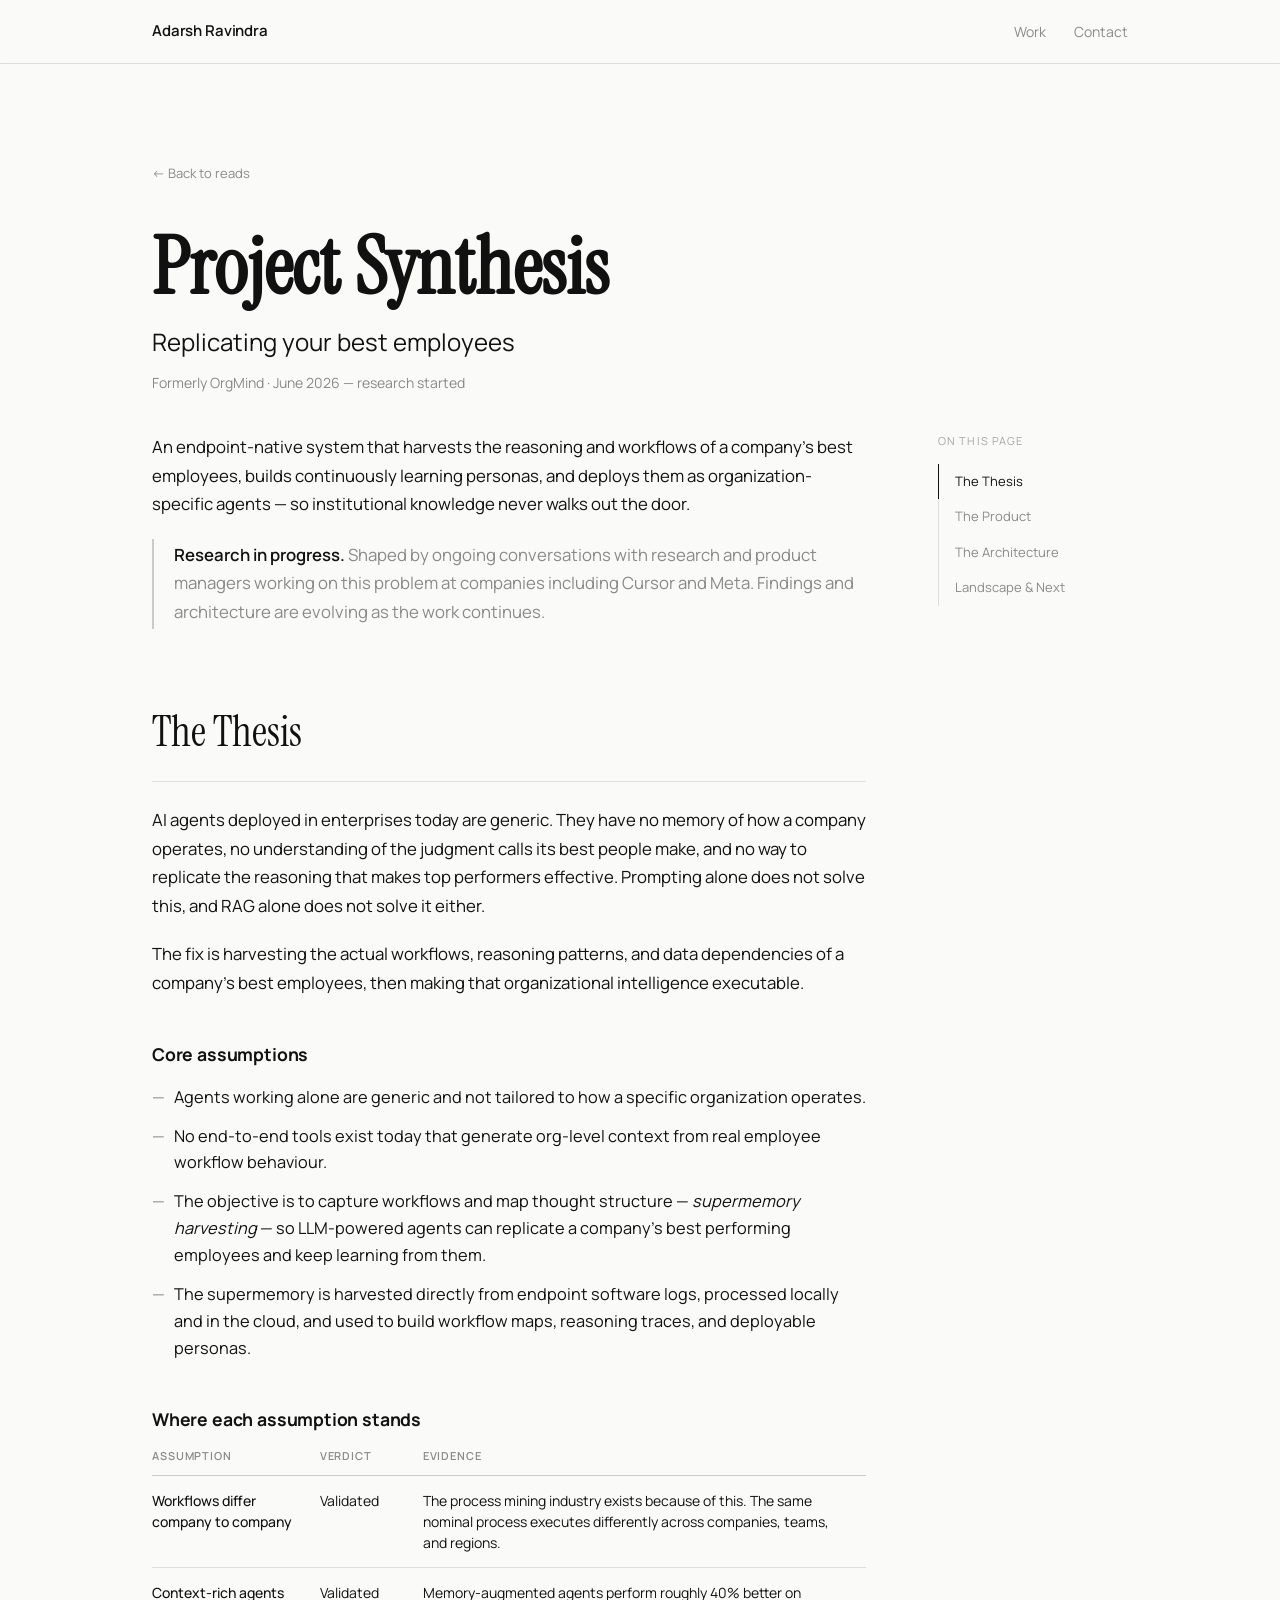
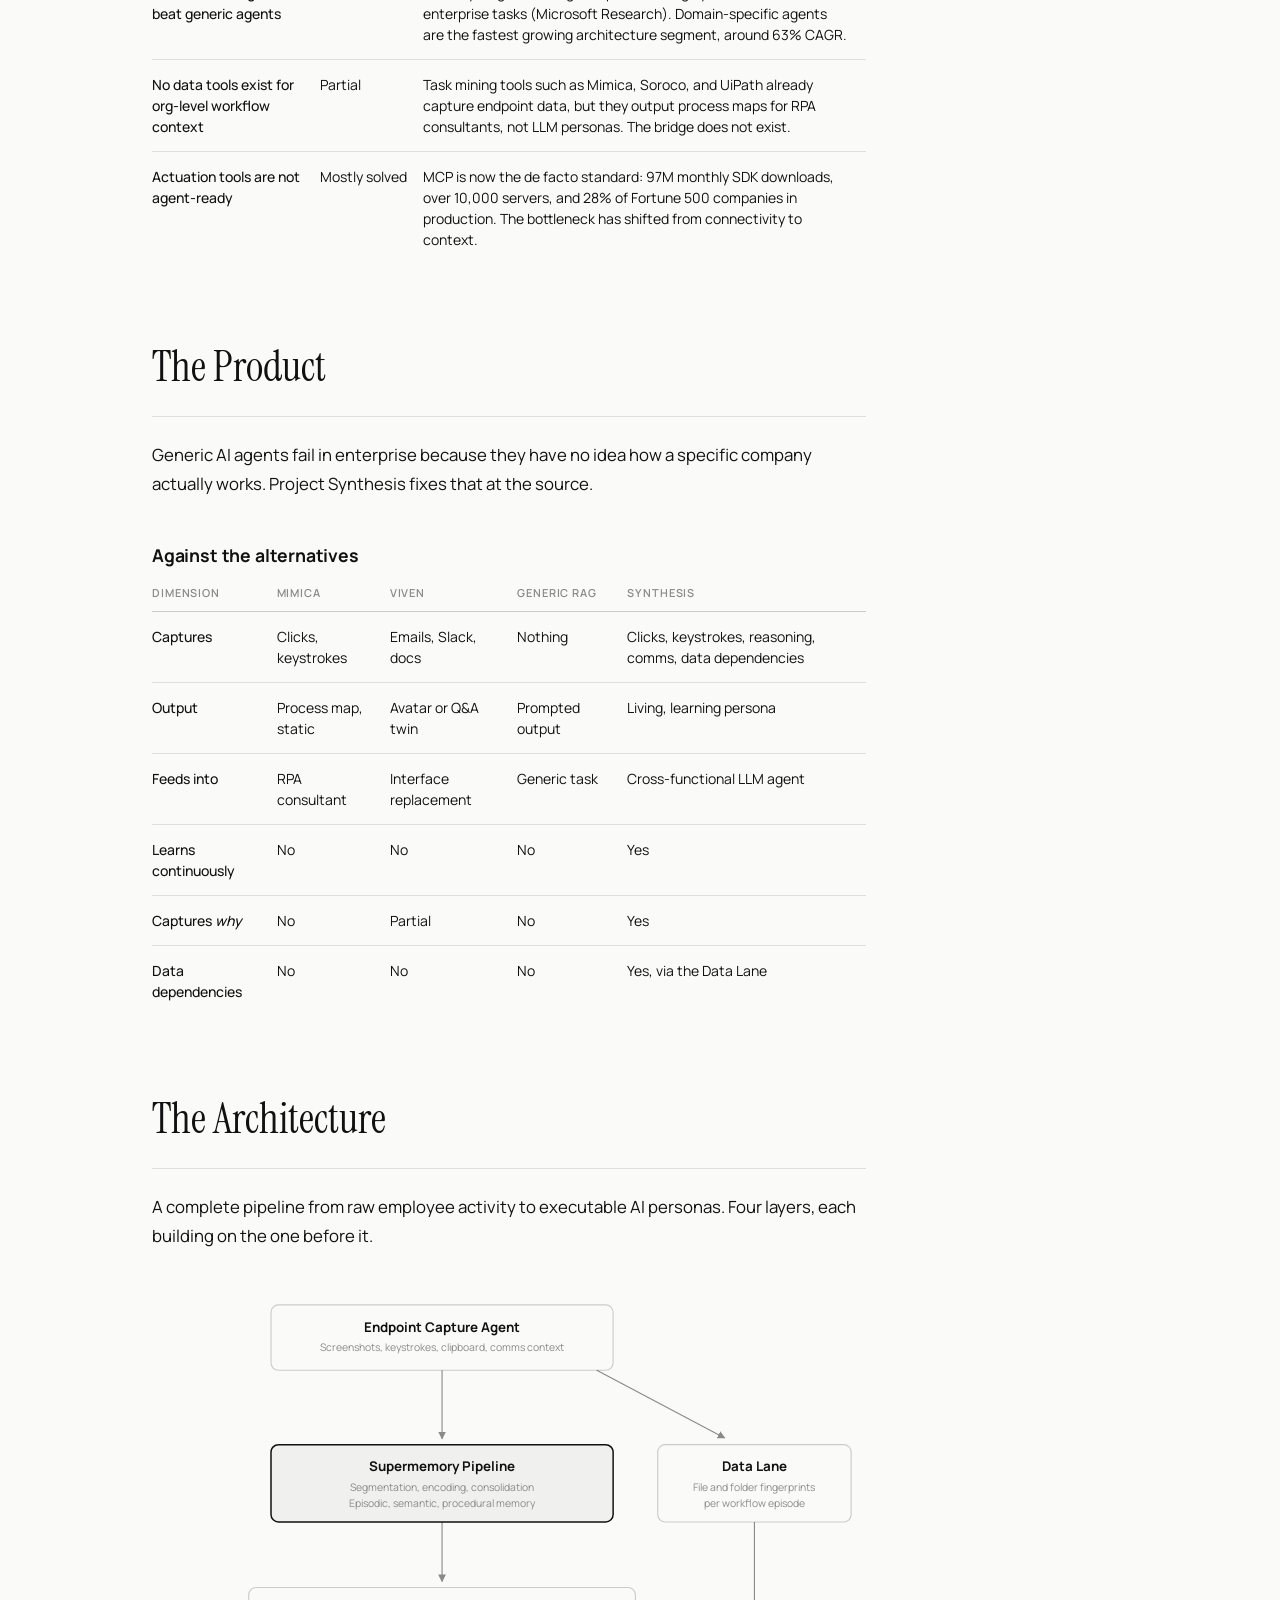
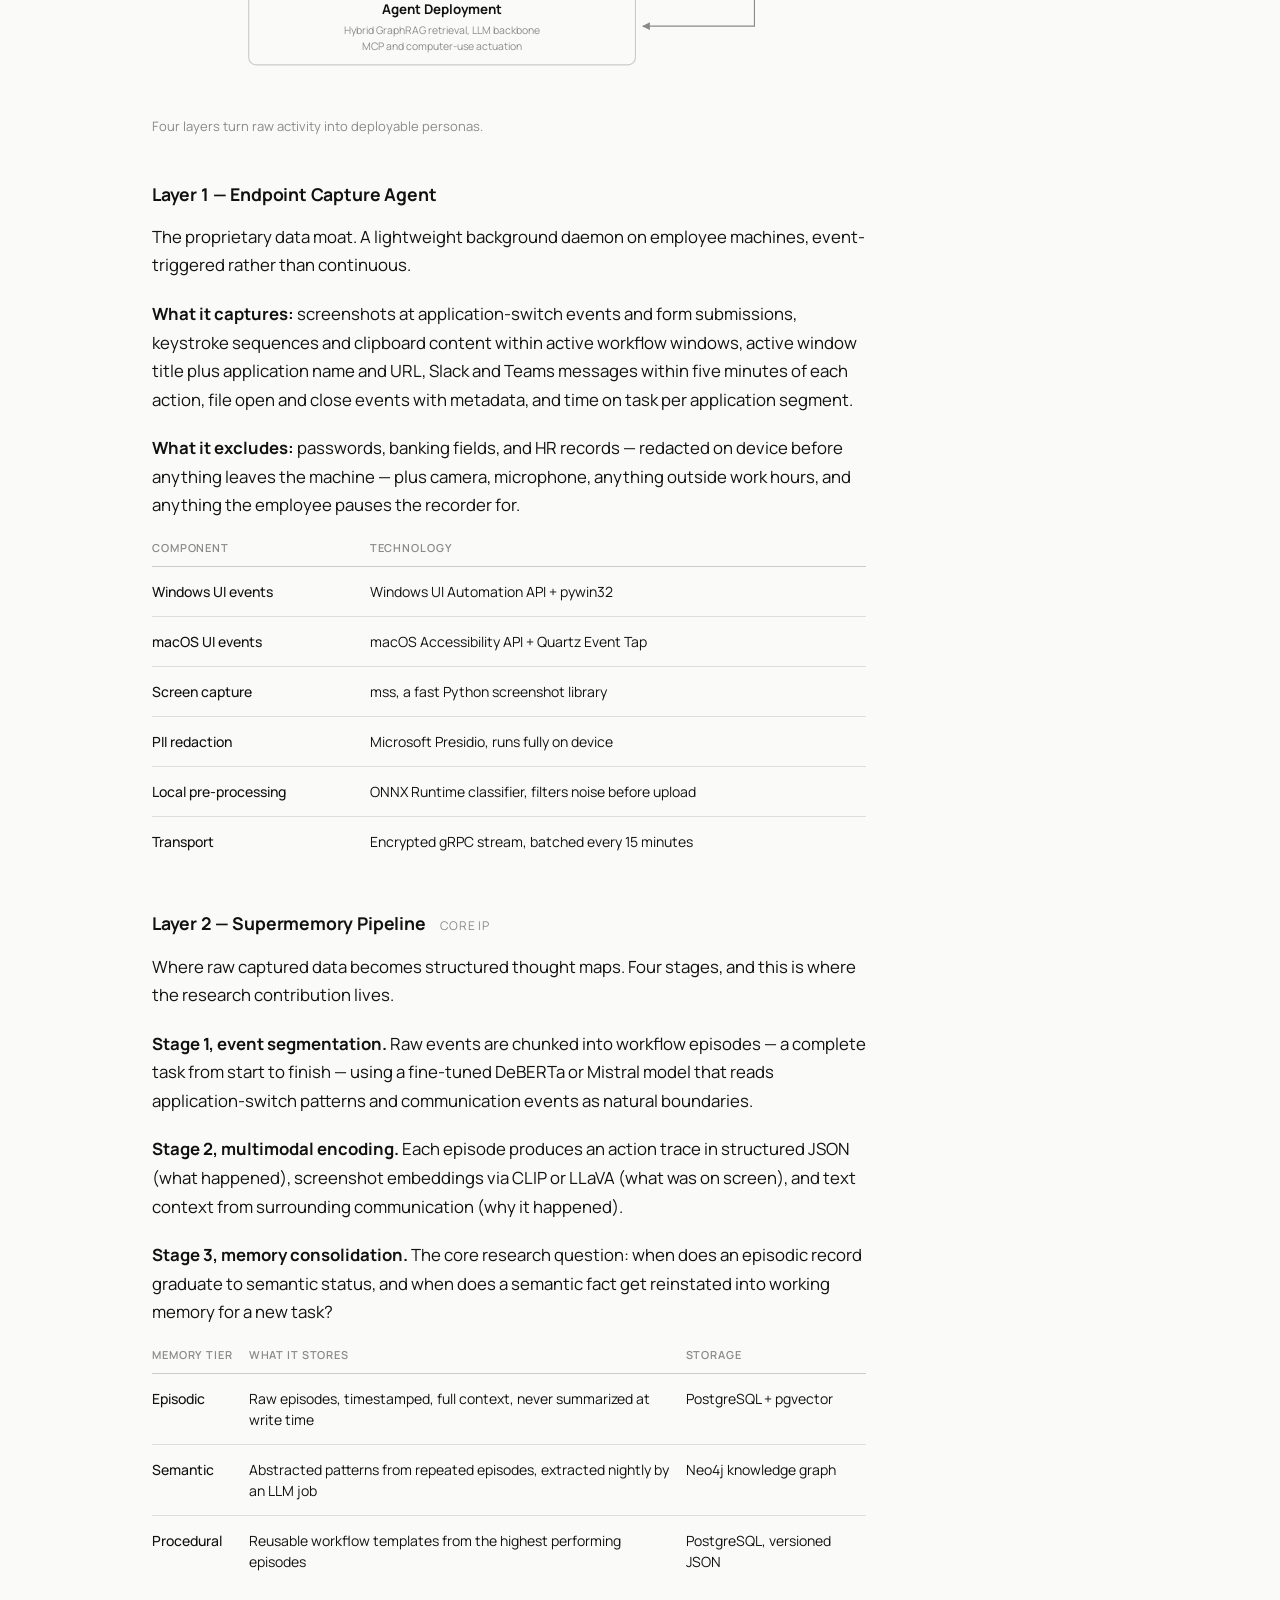
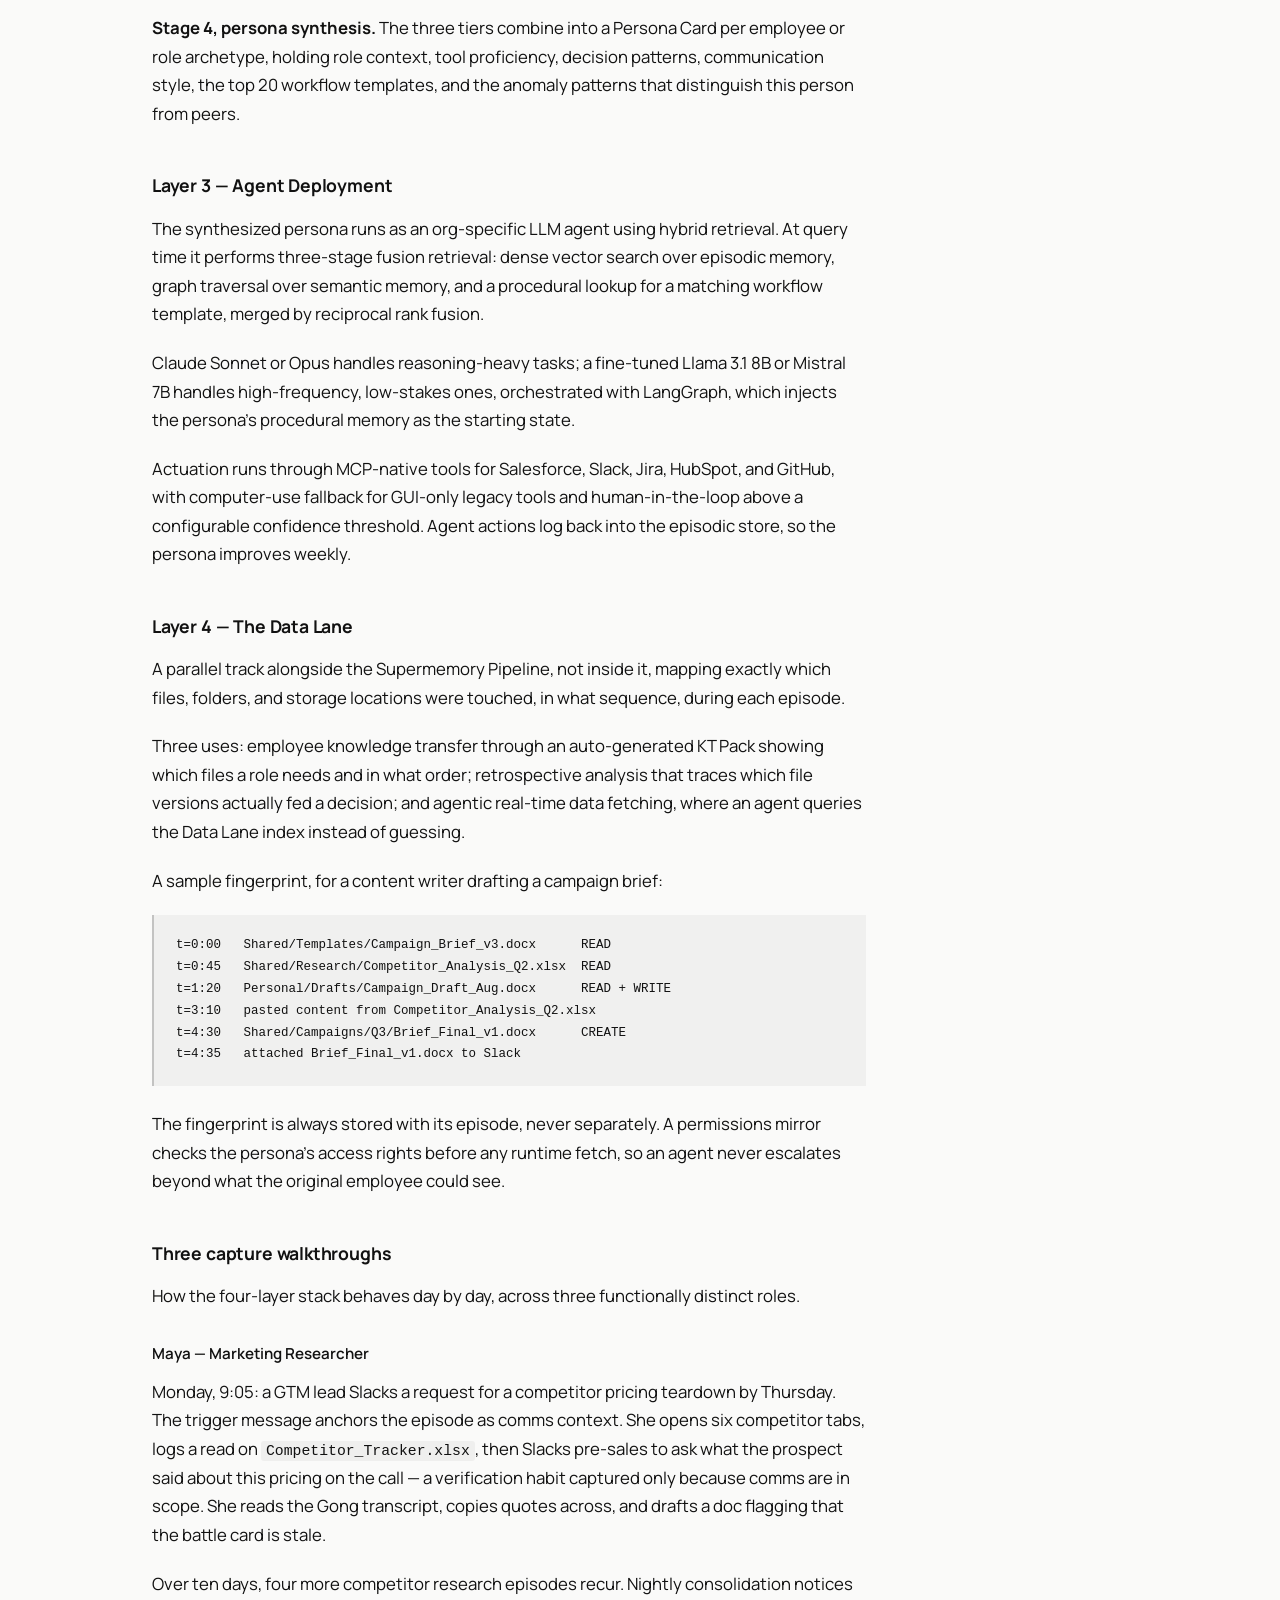
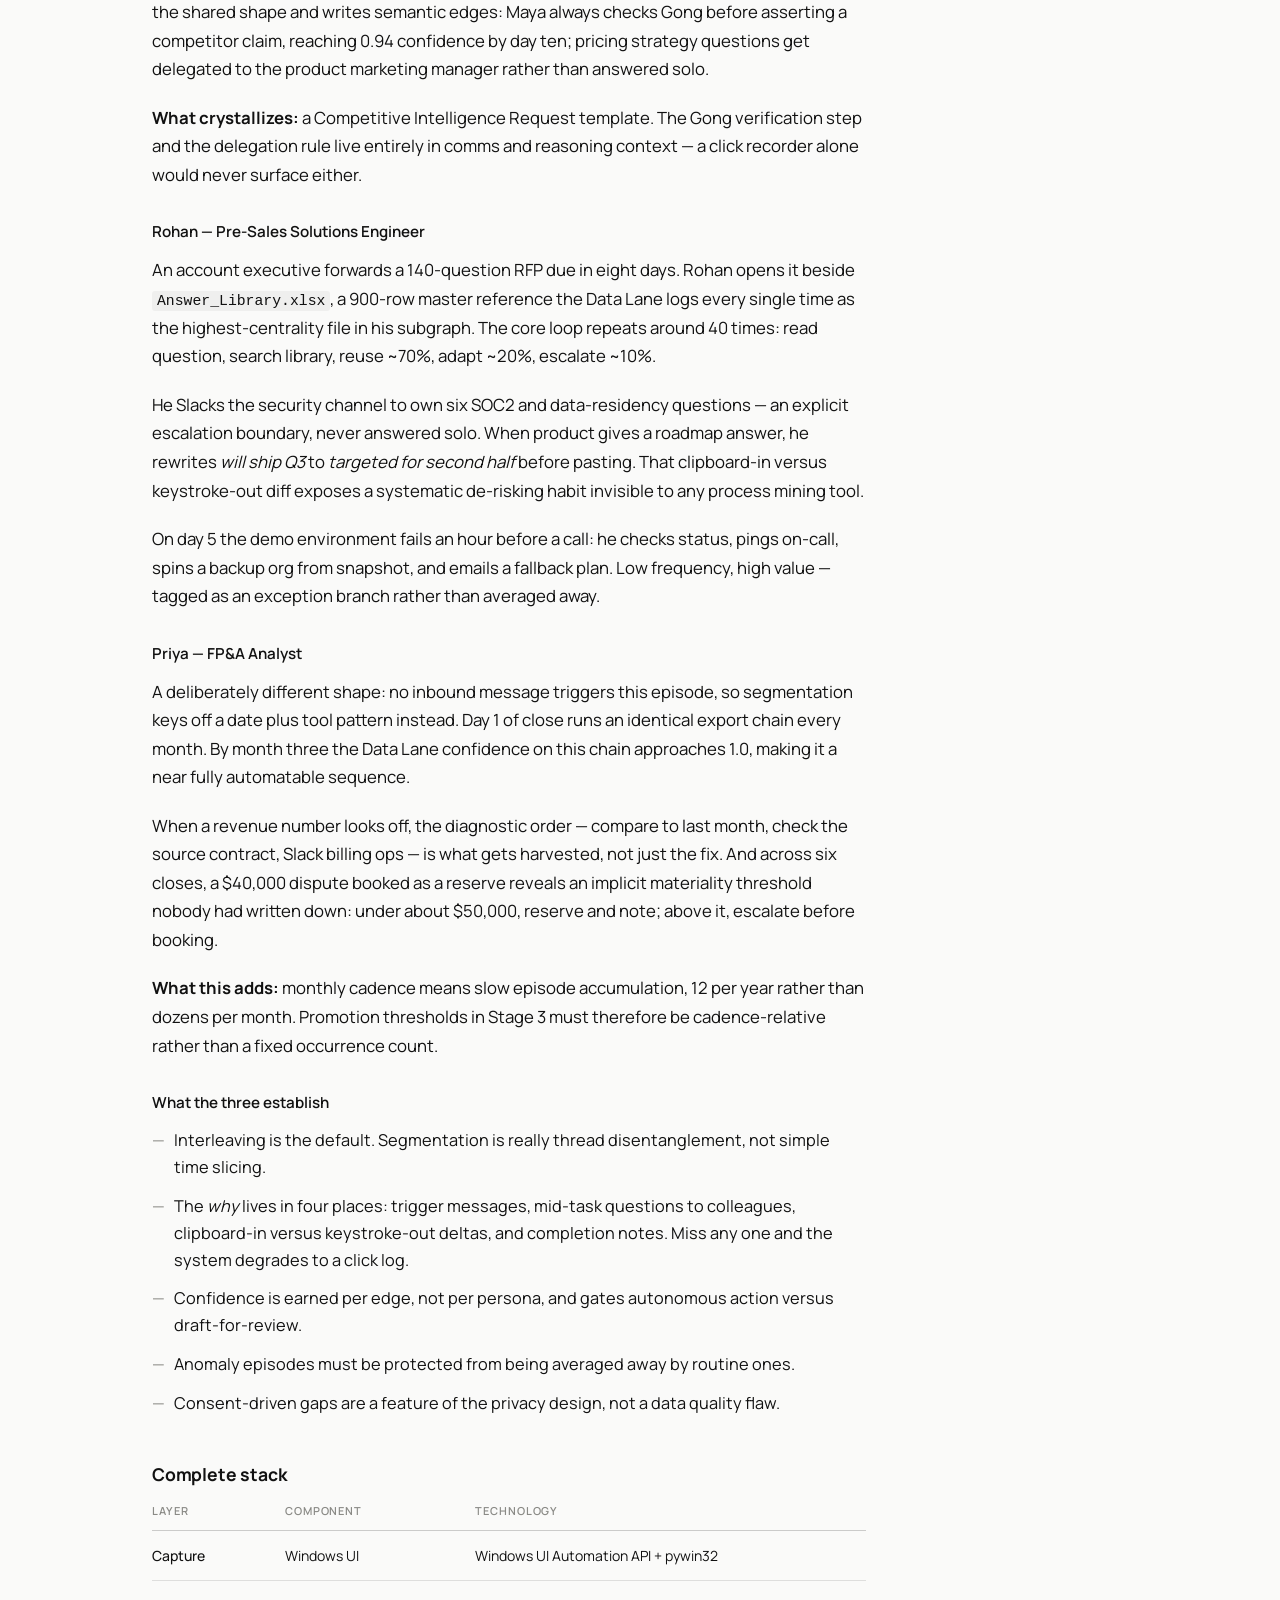
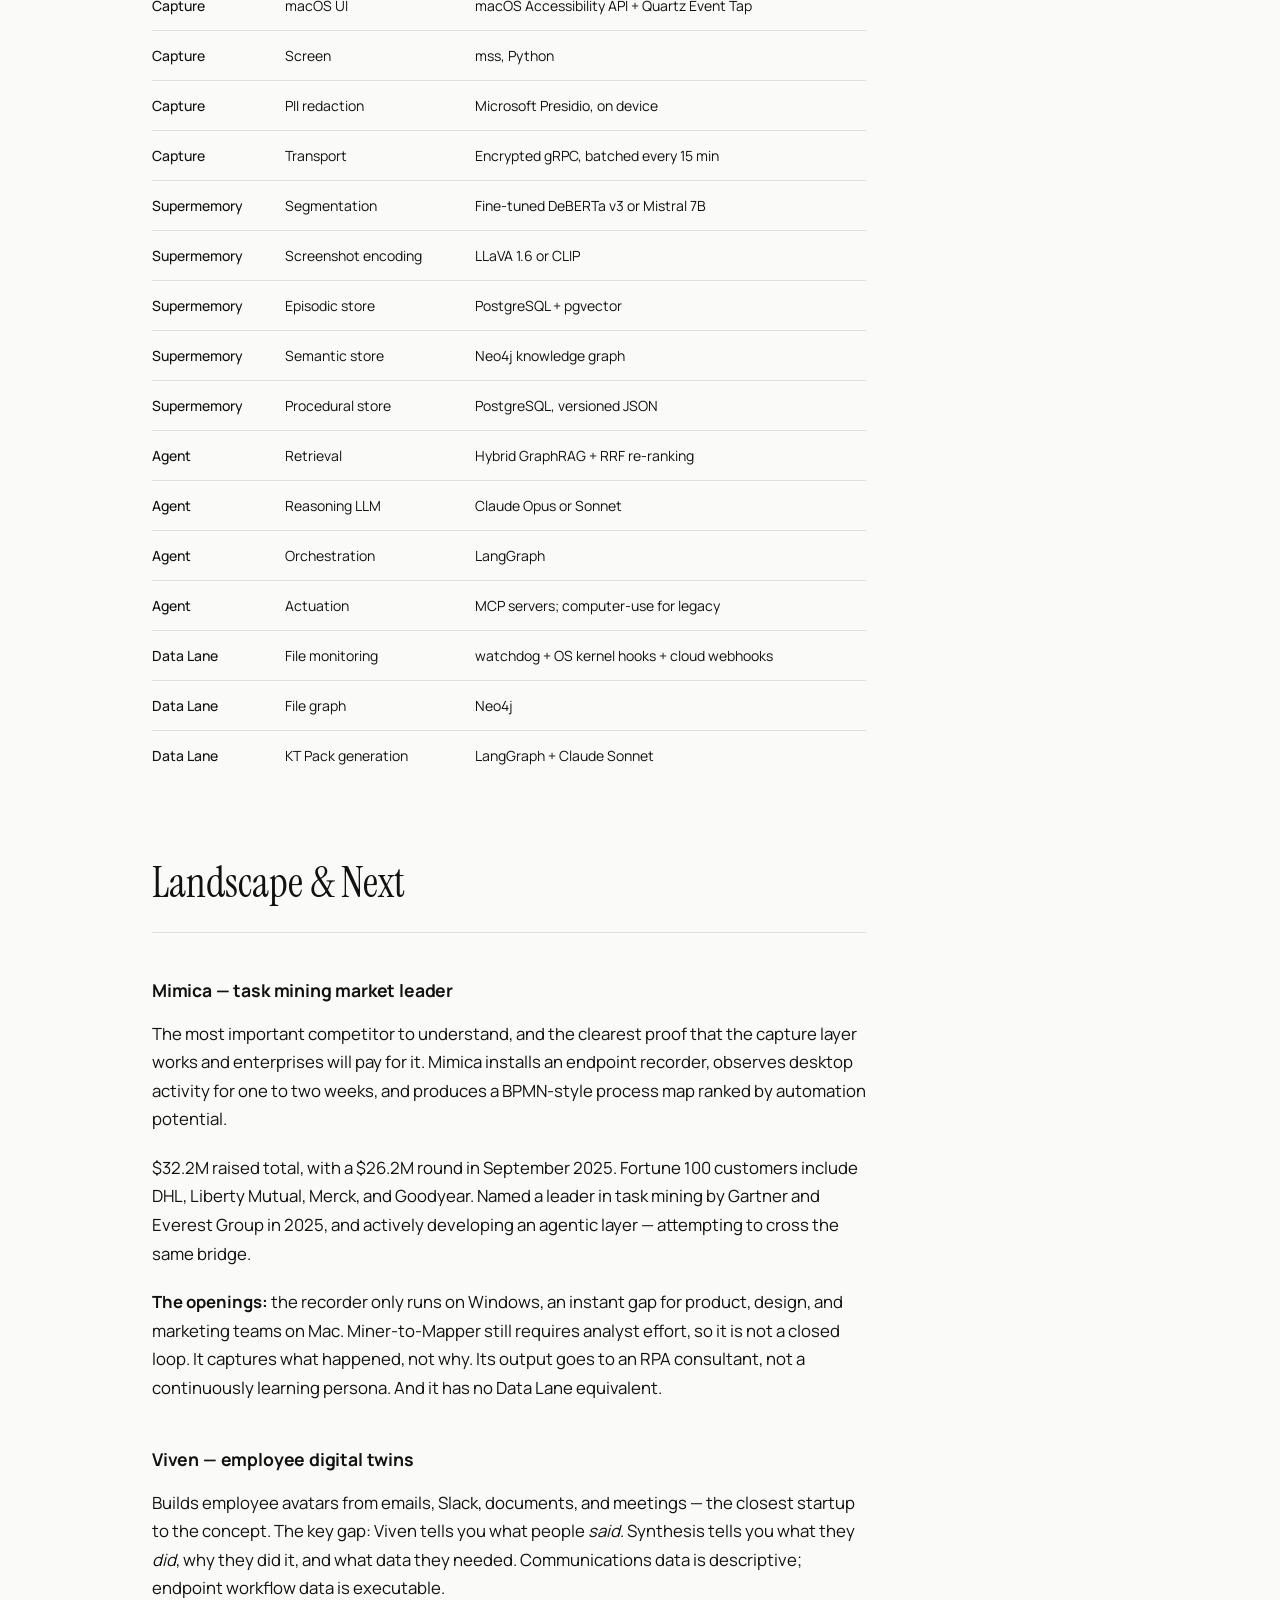
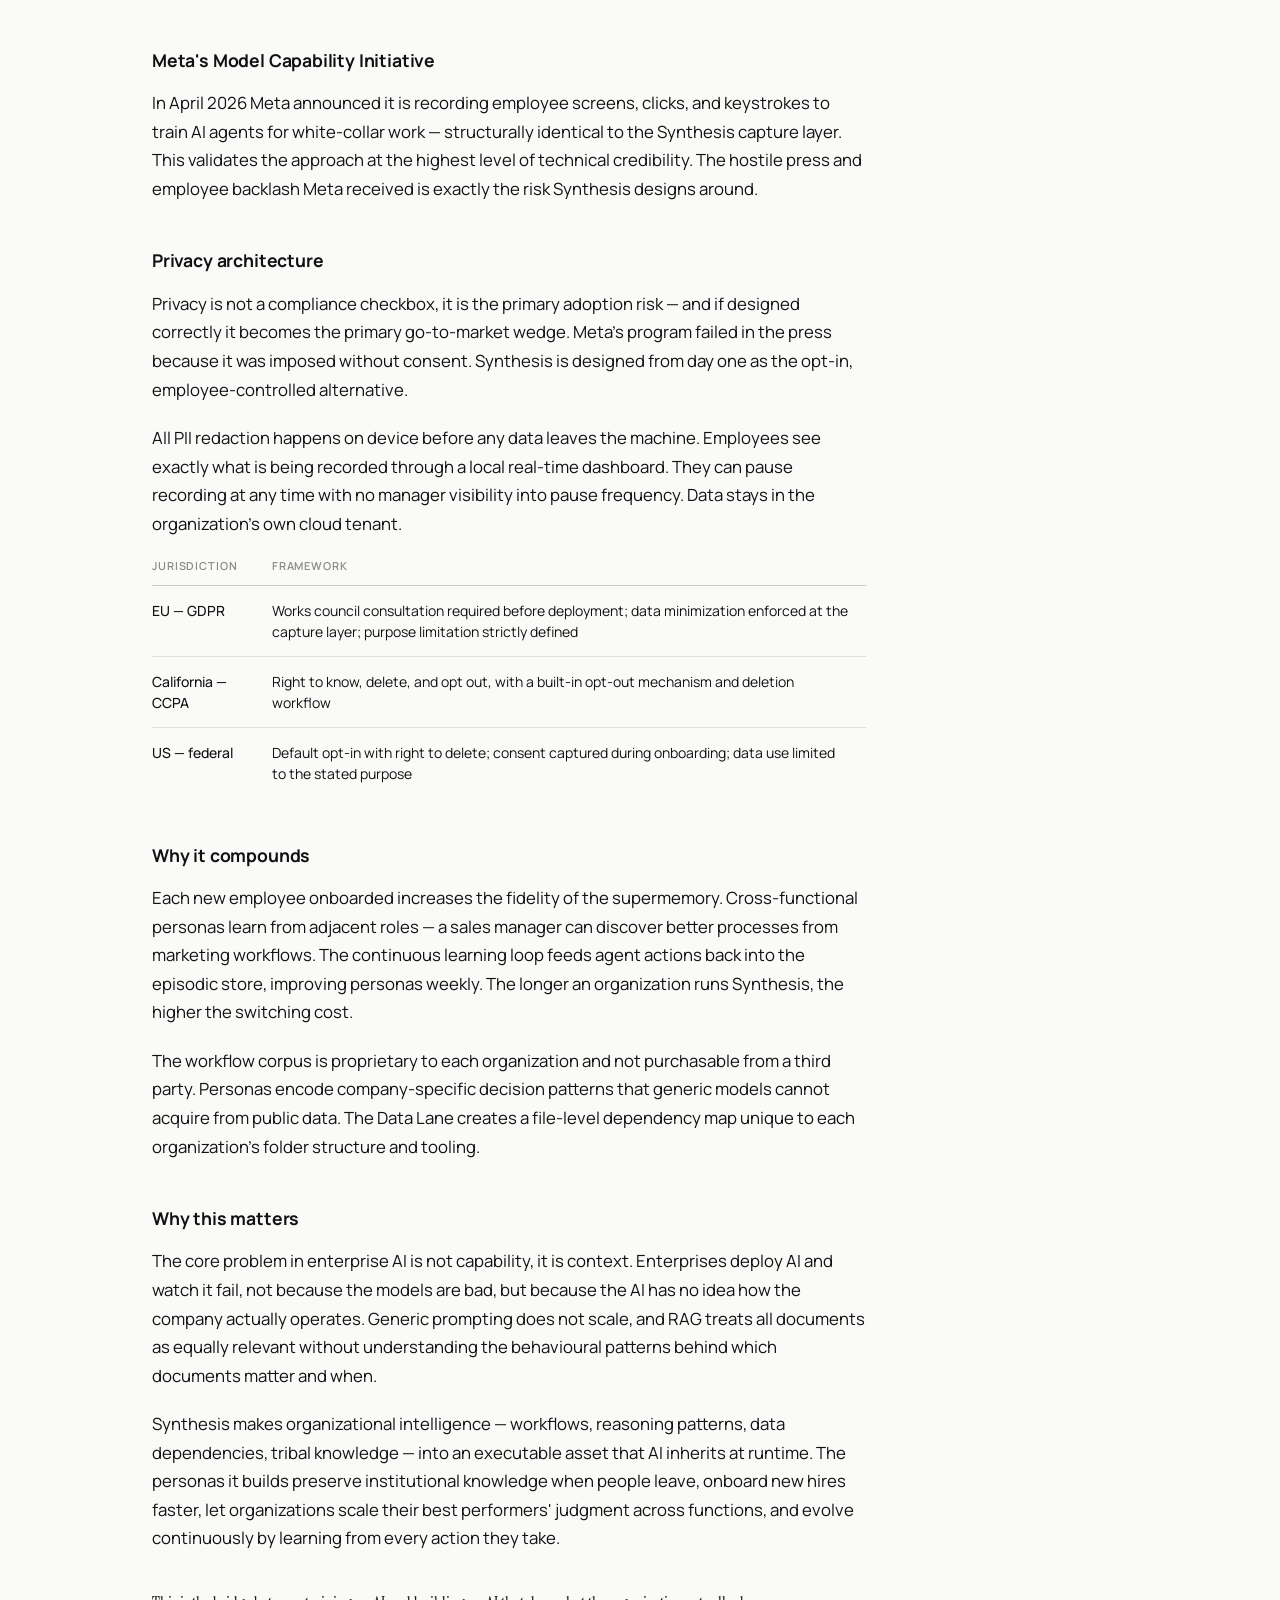
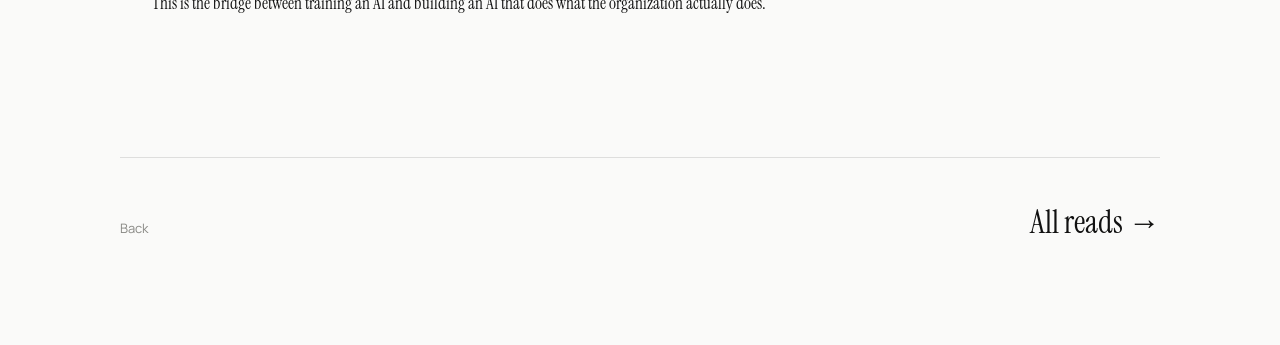
<file: reads/synthesis.html>
<!DOCTYPE html>
<html lang="en">
<head>
<meta charset="UTF-8">
<meta name="viewport" content="width=device-width, initial-scale=1.0">
<title>Project Synthesis: Replicating your best employees — Adarsh Ravindra</title>
<meta name="description" content="Project Synthesis: harvesting the workflows and reasoning of a company's best employees, and making that organizational intelligence executable by AI agents.">
<link rel="icon" href="data:image/svg+xml,%3Csvg xmlns='http://www.w3.org/2000/svg' viewBox='0 0 100 100'%3E%3Ctext y='.9em' font-size='90' font-family='Georgia,serif'%3EA%3C/text%3E%3C/svg%3E">
<link rel="canonical" href="https://adarshravindra.github.io/reads/synthesis.html">
<meta name="theme-color" content="#FAFAF9">
<meta name="author" content="Adarsh Ravindra">

<!-- Open Graph / LinkedIn / WhatsApp -->
<meta property="og:type" content="article">
<meta property="og:url" content="https://adarshravindra.github.io/reads/synthesis.html">
<meta property="og:title" content="Project Synthesis: Replicating your best employees">
<meta property="og:description" content="Synthesis: harvesting the workflows and reasoning of a company's best employees, and making that organizational intelligence executable by AI agents.">
<meta property="og:image" content="https://adarshravindra.github.io/assets/images/og-card.jpg">
<meta property="og:image:width" content="1200">
<meta property="og:image:height" content="630">
<meta property="og:site_name" content="Adarsh Ravindra">

<!-- Twitter/X -->
<meta name="twitter:card" content="summary_large_image">
<meta name="twitter:title" content="Project Synthesis: Replicating your best employees">
<meta name="twitter:description" content="Synthesis: harvesting the workflows and reasoning of a company's best employees, and making that organizational intelligence executable by AI agents.">
<meta name="twitter:image" content="https://adarshravindra.github.io/assets/images/og-card.jpg">

<link rel="preconnect" href="https://fonts.googleapis.com">
<link rel="preconnect" href="https://fonts.gstatic.com" crossorigin>
<link rel="stylesheet" href="https://fonts.googleapis.com/css2?family=Manrope:wght@400;500;600;700;800&family=Instrument+Serif:ital@0;1&display=swap">
<script>document.documentElement.classList.add('js');</script>
<link rel="stylesheet" href="../css/style.css?v=17">
</head>
<body>
<a class="skip-link" href="#main">Skip to content</a>

<nav class="nav scrolled">
  <div class="nav-inner">
    <a href="../index.html" class="nav-name">Adarsh Ravindra</a>
    <div class="nav-links">
      <a href="../index.html#work">Work</a>
      <a href="../index.html#contact">Contact</a>
    </div>
  </div>
</nav>

<main id="main" tabindex="-1">
  <header class="wrap case-header">
    <a href="../index.html#work" class="case-back">&larr; Back to reads</a>
    <h1 class="case-title">Project Synthesis</h1>
    <p class="case-subtitle">Replicating your best employees</p>
    <p class="case-meta">Formerly OrgMind &middot; June 2026 &mdash; research started</p>
  </header>

  <div class="wrap article-layout">

    <!-- Jump table -->
    <aside class="toc" aria-label="On this page">
      <p class="toc-label">On this page</p>
      <nav>
        <a href="#thesis" class="toc-link is-active">The Thesis</a>
        <a href="#product" class="toc-link">The Product</a>
        <a href="#architecture" class="toc-link">The Architecture</a>
        <a href="#landscape" class="toc-link">Landscape &amp; Next</a>
      </nav>
    </aside>

    <article class="article-body">

      <p class="case-lede">An endpoint-native system that harvests the reasoning and workflows of a company's best employees, builds continuously learning personas, and deploys them as organization-specific agents &mdash; so institutional knowledge never walks out the door.</p>

      <p class="note">
        <strong>Research in progress.</strong> Shaped by ongoing conversations with research and product managers working on this problem at companies including Cursor and Meta. Findings and architecture are evolving as the work continues.
      </p>

      <!-- ===================== 1. THESIS ===================== -->
      <section id="thesis" class="doc-section">
        <h2>The Thesis</h2>

        <p>AI agents deployed in enterprises today are generic. They have no memory of how a company operates, no understanding of the judgment calls its best people make, and no way to replicate the reasoning that makes top performers effective. Prompting alone does not solve this, and RAG alone does not solve it either.</p>

        <p>The fix is harvesting the actual workflows, reasoning patterns, and data dependencies of a company's best employees, then making that organizational intelligence executable.</p>

        <h3>Core assumptions</h3>
        <ul>
          <li>Agents working alone are generic and not tailored to how a specific organization operates.</li>
          <li>No end-to-end tools exist today that generate org-level context from real employee workflow behaviour.</li>
          <li>The objective is to capture workflows and map thought structure &mdash; <em>supermemory harvesting</em> &mdash; so LLM-powered agents can replicate a company's best performing employees and keep learning from them.</li>
          <li>The supermemory is harvested directly from endpoint software logs, processed locally and in the cloud, and used to build workflow maps, reasoning traces, and deployable personas.</li>
        </ul>

        <h3>Where each assumption stands</h3>
        <div class="table-scroll">
          <table class="doc-table">
            <thead>
              <tr><th>Assumption</th><th>Verdict</th><th>Evidence</th></tr>
            </thead>
            <tbody>
              <tr>
                <td>Workflows differ company to company</td>
                <td><span class="verdict">Validated</span></td>
                <td>The process mining industry exists because of this. The same nominal process executes differently across companies, teams, and regions.</td>
              </tr>
              <tr>
                <td>Context-rich agents beat generic agents</td>
                <td><span class="verdict">Validated</span></td>
                <td>Memory-augmented agents perform roughly 40% better on enterprise tasks (Microsoft Research). Domain-specific agents are the fastest growing architecture segment, around 63% CAGR.</td>
              </tr>
              <tr>
                <td>No data tools exist for org-level workflow context</td>
                <td><span class="verdict">Partial</span></td>
                <td>Task mining tools such as Mimica, Soroco, and UiPath already capture endpoint data, but they output process maps for RPA consultants, not LLM personas. The bridge does not exist.</td>
              </tr>
              <tr>
                <td>Actuation tools are not agent-ready</td>
                <td><span class="verdict">Mostly solved</span></td>
                <td>MCP is now the de facto standard: 97M monthly SDK downloads, over 10,000 servers, and 28% of Fortune 500 companies in production. The bottleneck has shifted from connectivity to context.</td>
              </tr>
            </tbody>
          </table>
        </div>
      </section>

      <!-- ===================== 2. PRODUCT ===================== -->
      <section id="product" class="doc-section">
        <h2>The Product</h2>

        <p>Generic AI agents fail in enterprise because they have no idea how a specific company actually works. Project Synthesis fixes that at the source.</p>

        <h3>Against the alternatives</h3>
        <div class="table-scroll">
          <table class="doc-table">
            <thead>
              <tr><th>Dimension</th><th>Mimica</th><th>Viven</th><th>Generic RAG</th><th>Synthesis</th></tr>
            </thead>
            <tbody>
              <tr><td>Captures</td><td>Clicks, keystrokes</td><td>Emails, Slack, docs</td><td>Nothing</td><td>Clicks, keystrokes, reasoning, comms, data dependencies</td></tr>
              <tr><td>Output</td><td>Process map, static</td><td>Avatar or Q&amp;A twin</td><td>Prompted output</td><td>Living, learning persona</td></tr>
              <tr><td>Feeds into</td><td>RPA consultant</td><td>Interface replacement</td><td>Generic task</td><td>Cross-functional LLM agent</td></tr>
              <tr><td>Learns continuously</td><td>No</td><td>No</td><td>No</td><td>Yes</td></tr>
              <tr><td>Captures <em>why</em></td><td>No</td><td>Partial</td><td>No</td><td>Yes</td></tr>
              <tr><td>Data dependencies</td><td>No</td><td>No</td><td>No</td><td>Yes, via the Data Lane</td></tr>
            </tbody>
          </table>
        </div>
      </section>

      <!-- ===================== 3. ARCHITECTURE ===================== -->
      <section id="architecture" class="doc-section">
        <h2>The Architecture</h2>

        <p>A complete pipeline from raw employee activity to executable AI personas. Four layers, each building on the one before it.</p>

        <figure class="diagram">
          <div class="diagram-scroll">
            <svg viewBox="0 0 960 560" role="img" aria-labelledby="dg-title dg-desc" xmlns="http://www.w3.org/2000/svg">
              <title id="dg-title">Four layers turn raw activity into deployable personas</title>
              <desc id="dg-desc">The Endpoint Capture Agent feeds both the Supermemory Pipeline and the Data Lane. The Supermemory Pipeline and the Data Lane both feed Agent Deployment.</desc>

              <defs>
                <marker id="arrow" viewBox="0 0 10 10" refX="9" refY="5" markerWidth="7" markerHeight="7" orient="auto-start-reverse">
                  <path class="dg-head" d="M 0 0 L 10 5 L 0 10 z"/>
                </marker>
              </defs>

              <!-- connectors first, so boxes sit on top -->
              <path class="dg-line" d="M 390 112 L 390 204" marker-end="url(#arrow)"/>
              <path class="dg-line" d="M 598 112 L 770 203" marker-end="url(#arrow)"/>
              <path class="dg-line" d="M 390 316 L 390 396" marker-end="url(#arrow)"/>
              <path class="dg-line" d="M 810 316 L 810 456 L 660 456" marker-end="url(#arrow)"/>

              <!-- Layer 1 -->
              <rect class="dg-box" x="160" y="24" width="460" height="88" rx="10"/>
              <text class="dg-title" x="390" y="60" text-anchor="middle">Endpoint Capture Agent</text>
              <text class="dg-sub" x="390" y="86" text-anchor="middle">Screenshots, keystrokes, clipboard, comms context</text>

              <!-- Layer 2, emphasised: core IP -->
              <rect class="dg-box dg-box-emph" x="160" y="212" width="460" height="104" rx="10"/>
              <text class="dg-title" x="390" y="248" text-anchor="middle">Supermemory Pipeline</text>
              <text class="dg-sub" x="390" y="274" text-anchor="middle">Segmentation, encoding, consolidation</text>
              <text class="dg-sub" x="390" y="296" text-anchor="middle">Episodic, semantic, procedural memory</text>

              <!-- Layer 4, parallel track -->
              <rect class="dg-box" x="680" y="212" width="260" height="104" rx="10"/>
              <text class="dg-title" x="810" y="248" text-anchor="middle">Data Lane</text>
              <text class="dg-sub" x="810" y="274" text-anchor="middle">File and folder fingerprints</text>
              <text class="dg-sub" x="810" y="296" text-anchor="middle">per workflow episode</text>

              <!-- Layer 3 -->
              <rect class="dg-box" x="130" y="404" width="520" height="104" rx="10"/>
              <text class="dg-title" x="390" y="440" text-anchor="middle">Agent Deployment</text>
              <text class="dg-sub" x="390" y="466" text-anchor="middle">Hybrid GraphRAG retrieval, LLM backbone</text>
              <text class="dg-sub" x="390" y="488" text-anchor="middle">MCP and computer-use actuation</text>
            </svg>
          </div>
          <figcaption>Four layers turn raw activity into deployable personas.</figcaption>
        </figure>

        <h3>Layer 1 &mdash; Endpoint Capture Agent</h3>
        <p>The proprietary data moat. A lightweight background daemon on employee machines, event-triggered rather than continuous.</p>

        <p><strong>What it captures:</strong> screenshots at application-switch events and form submissions, keystroke sequences and clipboard content within active workflow windows, active window title plus application name and URL, Slack and Teams messages within five minutes of each action, file open and close events with metadata, and time on task per application segment.</p>

        <p><strong>What it excludes:</strong> passwords, banking fields, and HR records &mdash; redacted on device before anything leaves the machine &mdash; plus camera, microphone, anything outside work hours, and anything the employee pauses the recorder for.</p>

        <div class="table-scroll">
          <table class="doc-table">
            <thead><tr><th>Component</th><th>Technology</th></tr></thead>
            <tbody>
              <tr><td>Windows UI events</td><td>Windows UI Automation API + pywin32</td></tr>
              <tr><td>macOS UI events</td><td>macOS Accessibility API + Quartz Event Tap</td></tr>
              <tr><td>Screen capture</td><td>mss, a fast Python screenshot library</td></tr>
              <tr><td>PII redaction</td><td>Microsoft Presidio, runs fully on device</td></tr>
              <tr><td>Local pre-processing</td><td>ONNX Runtime classifier, filters noise before upload</td></tr>
              <tr><td>Transport</td><td>Encrypted gRPC stream, batched every 15 minutes</td></tr>
            </tbody>
          </table>
        </div>

        <h3>Layer 2 &mdash; Supermemory Pipeline <span class="h-note">core IP</span></h3>
        <p>Where raw captured data becomes structured thought maps. Four stages, and this is where the research contribution lives.</p>

        <p><strong>Stage 1, event segmentation.</strong> Raw events are chunked into workflow episodes &mdash; a complete task from start to finish &mdash; using a fine-tuned DeBERTa or Mistral model that reads application-switch patterns and communication events as natural boundaries.</p>

        <p><strong>Stage 2, multimodal encoding.</strong> Each episode produces an action trace in structured JSON (what happened), screenshot embeddings via CLIP or LLaVA (what was on screen), and text context from surrounding communication (why it happened).</p>

        <p><strong>Stage 3, memory consolidation.</strong> The core research question: when does an episodic record graduate to semantic status, and when does a semantic fact get reinstated into working memory for a new task?</p>

        <div class="table-scroll">
          <table class="doc-table">
            <thead><tr><th>Memory tier</th><th>What it stores</th><th>Storage</th></tr></thead>
            <tbody>
              <tr><td>Episodic</td><td>Raw episodes, timestamped, full context, never summarized at write time</td><td>PostgreSQL + pgvector</td></tr>
              <tr><td>Semantic</td><td>Abstracted patterns from repeated episodes, extracted nightly by an LLM job</td><td>Neo4j knowledge graph</td></tr>
              <tr><td>Procedural</td><td>Reusable workflow templates from the highest performing episodes</td><td>PostgreSQL, versioned JSON</td></tr>
            </tbody>
          </table>
        </div>

        <p><strong>Stage 4, persona synthesis.</strong> The three tiers combine into a Persona Card per employee or role archetype, holding role context, tool proficiency, decision patterns, communication style, the top 20 workflow templates, and the anomaly patterns that distinguish this person from peers.</p>

        <h3>Layer 3 &mdash; Agent Deployment</h3>
        <p>The synthesized persona runs as an org-specific LLM agent using hybrid retrieval. At query time it performs three-stage fusion retrieval: dense vector search over episodic memory, graph traversal over semantic memory, and a procedural lookup for a matching workflow template, merged by reciprocal rank fusion.</p>

        <p>Claude Sonnet or Opus handles reasoning-heavy tasks; a fine-tuned Llama 3.1 8B or Mistral 7B handles high-frequency, low-stakes ones, orchestrated with LangGraph, which injects the persona's procedural memory as the starting state.</p>

        <p>Actuation runs through MCP-native tools for Salesforce, Slack, Jira, HubSpot, and GitHub, with computer-use fallback for GUI-only legacy tools and human-in-the-loop above a configurable confidence threshold. Agent actions log back into the episodic store, so the persona improves weekly.</p>

        <h3>Layer 4 &mdash; The Data Lane</h3>
        <p>A parallel track alongside the Supermemory Pipeline, not inside it, mapping exactly which files, folders, and storage locations were touched, in what sequence, during each episode.</p>

        <p>Three uses: employee knowledge transfer through an auto-generated KT Pack showing which files a role needs and in what order; retrospective analysis that traces which file versions actually fed a decision; and agentic real-time data fetching, where an agent queries the Data Lane index instead of guessing.</p>

        <p>A sample fingerprint, for a content writer drafting a campaign brief:</p>

        <pre class="code-block"><code>t=0:00   Shared/Templates/Campaign_Brief_v3.docx      READ
t=0:45   Shared/Research/Competitor_Analysis_Q2.xlsx  READ
t=1:20   Personal/Drafts/Campaign_Draft_Aug.docx      READ + WRITE
t=3:10   pasted content from Competitor_Analysis_Q2.xlsx
t=4:30   Shared/Campaigns/Q3/Brief_Final_v1.docx      CREATE
t=4:35   attached Brief_Final_v1.docx to Slack</code></pre>

        <p>The fingerprint is always stored with its episode, never separately. A permissions mirror checks the persona's access rights before any runtime fetch, so an agent never escalates beyond what the original employee could see.</p>

        <h3>Three capture walkthroughs</h3>
        <p>How the four-layer stack behaves day by day, across three functionally distinct roles.</p>

        <h4>Maya &mdash; Marketing Researcher</h4>
        <p>Monday, 9:05: a GTM lead Slacks a request for a competitor pricing teardown by Thursday. The trigger message anchors the episode as comms context. She opens six competitor tabs, logs a read on <code>Competitor_Tracker.xlsx</code>, then Slacks pre-sales to ask what the prospect said about this pricing on the call &mdash; a verification habit captured only because comms are in scope. She reads the Gong transcript, copies quotes across, and drafts a doc flagging that the battle card is stale.</p>

        <p>Over ten days, four more competitor research episodes recur. Nightly consolidation notices the shared shape and writes semantic edges: Maya always checks Gong before asserting a competitor claim, reaching 0.94 confidence by day ten; pricing strategy questions get delegated to the product marketing manager rather than answered solo.</p>

        <p><strong>What crystallizes:</strong> a Competitive Intelligence Request template. The Gong verification step and the delegation rule live entirely in comms and reasoning context &mdash; a click recorder alone would never surface either.</p>

        <h4>Rohan &mdash; Pre-Sales Solutions Engineer</h4>
        <p>An account executive forwards a 140-question RFP due in eight days. Rohan opens it beside <code>Answer_Library.xlsx</code>, a 900-row master reference the Data Lane logs every single time as the highest-centrality file in his subgraph. The core loop repeats around 40 times: read question, search library, reuse ~70%, adapt ~20%, escalate ~10%.</p>

        <p>He Slacks the security channel to own six SOC2 and data-residency questions &mdash; an explicit escalation boundary, never answered solo. When product gives a roadmap answer, he rewrites <em>will ship Q3</em> to <em>targeted for second half</em> before pasting. That clipboard-in versus keystroke-out diff exposes a systematic de-risking habit invisible to any process mining tool.</p>

        <p>On day 5 the demo environment fails an hour before a call: he checks status, pings on-call, spins a backup org from snapshot, and emails a fallback plan. Low frequency, high value &mdash; tagged as an exception branch rather than averaged away.</p>

        <h4>Priya &mdash; FP&amp;A Analyst</h4>
        <p>A deliberately different shape: no inbound message triggers this episode, so segmentation keys off a date plus tool pattern instead. Day 1 of close runs an identical export chain every month. By month three the Data Lane confidence on this chain approaches 1.0, making it a near fully automatable sequence.</p>

        <p>When a revenue number looks off, the diagnostic order &mdash; compare to last month, check the source contract, Slack billing ops &mdash; is what gets harvested, not just the fix. And across six closes, a $40,000 dispute booked as a reserve reveals an implicit materiality threshold nobody had written down: under about $50,000, reserve and note; above it, escalate before booking.</p>

        <p><strong>What this adds:</strong> monthly cadence means slow episode accumulation, 12 per year rather than dozens per month. Promotion thresholds in Stage 3 must therefore be cadence-relative rather than a fixed occurrence count.</p>

        <h4>What the three establish</h4>
        <ul>
          <li>Interleaving is the default. Segmentation is really thread disentanglement, not simple time slicing.</li>
          <li>The <em>why</em> lives in four places: trigger messages, mid-task questions to colleagues, clipboard-in versus keystroke-out deltas, and completion notes. Miss any one and the system degrades to a click log.</li>
          <li>Confidence is earned per edge, not per persona, and gates autonomous action versus draft-for-review.</li>
          <li>Anomaly episodes must be protected from being averaged away by routine ones.</li>
          <li>Consent-driven gaps are a feature of the privacy design, not a data quality flaw.</li>
        </ul>

        <h3>Complete stack</h3>
        <div class="table-scroll">
          <table class="doc-table">
            <thead><tr><th>Layer</th><th>Component</th><th>Technology</th></tr></thead>
            <tbody>
              <tr><td>Capture</td><td>Windows UI</td><td>Windows UI Automation API + pywin32</td></tr>
              <tr><td>Capture</td><td>macOS UI</td><td>macOS Accessibility API + Quartz Event Tap</td></tr>
              <tr><td>Capture</td><td>Screen</td><td>mss, Python</td></tr>
              <tr><td>Capture</td><td>PII redaction</td><td>Microsoft Presidio, on device</td></tr>
              <tr><td>Capture</td><td>Transport</td><td>Encrypted gRPC, batched every 15 min</td></tr>
              <tr><td>Supermemory</td><td>Segmentation</td><td>Fine-tuned DeBERTa v3 or Mistral 7B</td></tr>
              <tr><td>Supermemory</td><td>Screenshot encoding</td><td>LLaVA 1.6 or CLIP</td></tr>
              <tr><td>Supermemory</td><td>Episodic store</td><td>PostgreSQL + pgvector</td></tr>
              <tr><td>Supermemory</td><td>Semantic store</td><td>Neo4j knowledge graph</td></tr>
              <tr><td>Supermemory</td><td>Procedural store</td><td>PostgreSQL, versioned JSON</td></tr>
              <tr><td>Agent</td><td>Retrieval</td><td>Hybrid GraphRAG + RRF re-ranking</td></tr>
              <tr><td>Agent</td><td>Reasoning LLM</td><td>Claude Opus or Sonnet</td></tr>
              <tr><td>Agent</td><td>Orchestration</td><td>LangGraph</td></tr>
              <tr><td>Agent</td><td>Actuation</td><td>MCP servers; computer-use for legacy</td></tr>
              <tr><td>Data Lane</td><td>File monitoring</td><td>watchdog + OS kernel hooks + cloud webhooks</td></tr>
              <tr><td>Data Lane</td><td>File graph</td><td>Neo4j</td></tr>
              <tr><td>Data Lane</td><td>KT Pack generation</td><td>LangGraph + Claude Sonnet</td></tr>
            </tbody>
          </table>
        </div>
      </section>

      <!-- ===================== 4. LANDSCAPE ===================== -->
      <section id="landscape" class="doc-section">
        <h2>Landscape &amp; Next</h2>

        <h3>Mimica &mdash; task mining market leader</h3>
        <p>The most important competitor to understand, and the clearest proof that the capture layer works and enterprises will pay for it. Mimica installs an endpoint recorder, observes desktop activity for one to two weeks, and produces a BPMN-style process map ranked by automation potential.</p>

        <p>$32.2M raised total, with a $26.2M round in September 2025. Fortune 100 customers include DHL, Liberty Mutual, Merck, and Goodyear. Named a leader in task mining by Gartner and Everest Group in 2025, and actively developing an agentic layer &mdash; attempting to cross the same bridge.</p>

        <p><strong>The openings:</strong> the recorder only runs on Windows, an instant gap for product, design, and marketing teams on Mac. Miner-to-Mapper still requires analyst effort, so it is not a closed loop. It captures what happened, not why. Its output goes to an RPA consultant, not a continuously learning persona. And it has no Data Lane equivalent.</p>

        <h3>Viven &mdash; employee digital twins</h3>
        <p>Builds employee avatars from emails, Slack, documents, and meetings &mdash; the closest startup to the concept. The key gap: Viven tells you what people <em>said</em>. Synthesis tells you what they <em>did</em>, why they did it, and what data they needed. Communications data is descriptive; endpoint workflow data is executable.</p>

        <h3>Meta's Model Capability Initiative</h3>
        <p>In April 2026 Meta announced it is recording employee screens, clicks, and keystrokes to train AI agents for white-collar work &mdash; structurally identical to the Synthesis capture layer. This validates the approach at the highest level of technical credibility. The hostile press and employee backlash Meta received is exactly the risk Synthesis designs around.</p>

        <h3>Privacy architecture</h3>
        <p>Privacy is not a compliance checkbox, it is the primary adoption risk &mdash; and if designed correctly it becomes the primary go-to-market wedge. Meta's program failed in the press because it was imposed without consent. Synthesis is designed from day one as the opt-in, employee-controlled alternative.</p>

        <p>All PII redaction happens on device before any data leaves the machine. Employees see exactly what is being recorded through a local real-time dashboard. They can pause recording at any time with no manager visibility into pause frequency. Data stays in the organization's own cloud tenant.</p>

        <div class="table-scroll">
          <table class="doc-table">
            <thead><tr><th>Jurisdiction</th><th>Framework</th></tr></thead>
            <tbody>
              <tr><td>EU &mdash; GDPR</td><td>Works council consultation required before deployment; data minimization enforced at the capture layer; purpose limitation strictly defined</td></tr>
              <tr><td>California &mdash; CCPA</td><td>Right to know, delete, and opt out, with a built-in opt-out mechanism and deletion workflow</td></tr>
              <tr><td>US &mdash; federal</td><td>Default opt-in with right to delete; consent captured during onboarding; data use limited to the stated purpose</td></tr>
            </tbody>
          </table>
        </div>

        <h3>Why it compounds</h3>
        <p>Each new employee onboarded increases the fidelity of the supermemory. Cross-functional personas learn from adjacent roles &mdash; a sales manager can discover better processes from marketing workflows. The continuous learning loop feeds agent actions back into the episodic store, improving personas weekly. The longer an organization runs Synthesis, the higher the switching cost.</p>

        <p>The workflow corpus is proprietary to each organization and not purchasable from a third party. Personas encode company-specific decision patterns that generic models cannot acquire from public data. The Data Lane creates a file-level dependency map unique to each organization's folder structure and tooling.</p>

        <h3>Why this matters</h3>
        <p>The core problem in enterprise AI is not capability, it is context. Enterprises deploy AI and watch it fail, not because the models are bad, but because the AI has no idea how the company actually operates. Generic prompting does not scale, and RAG treats all documents as equally relevant without understanding the behavioural patterns behind which documents matter and when.</p>

        <p>Synthesis makes organizational intelligence &mdash; workflows, reasoning patterns, data dependencies, tribal knowledge &mdash; into an executable asset that AI inherits at runtime. The personas it builds preserve institutional knowledge when people leave, onboard new hires faster, let organizations scale their best performers' judgment across functions, and evolve continuously by learning from every action they take.</p>

        <p class="closing-line">This is the bridge between training an AI and building an AI that does what the organization actually does.</p>
      </section>

    </article>
  </div>

  <nav class="wrap case-next">
    <span class="case-next-label">Back</span>
    <a href="../index.html#work" class="case-next-name">All reads &rarr;</a>
  </nav>
</main>

<script src="../js/main.js?v=17"></script>
</body>
</html>
</file>
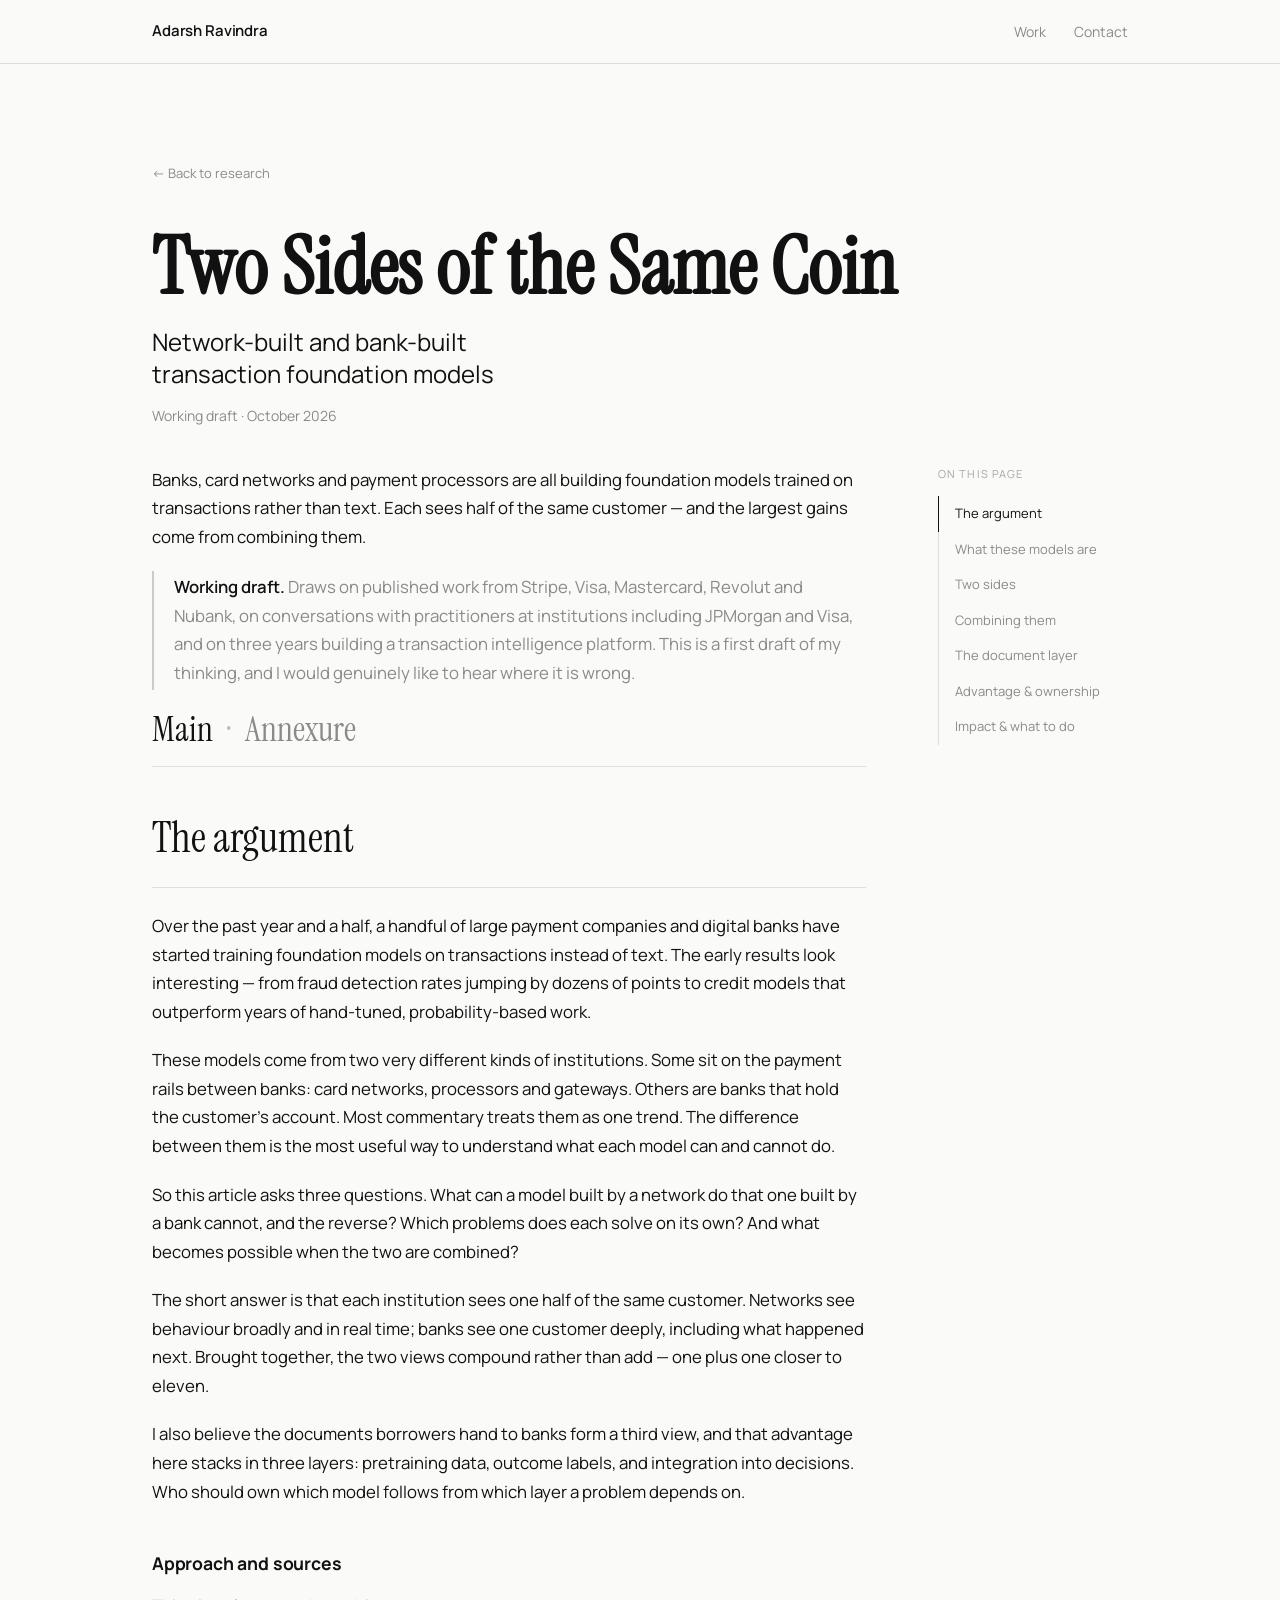
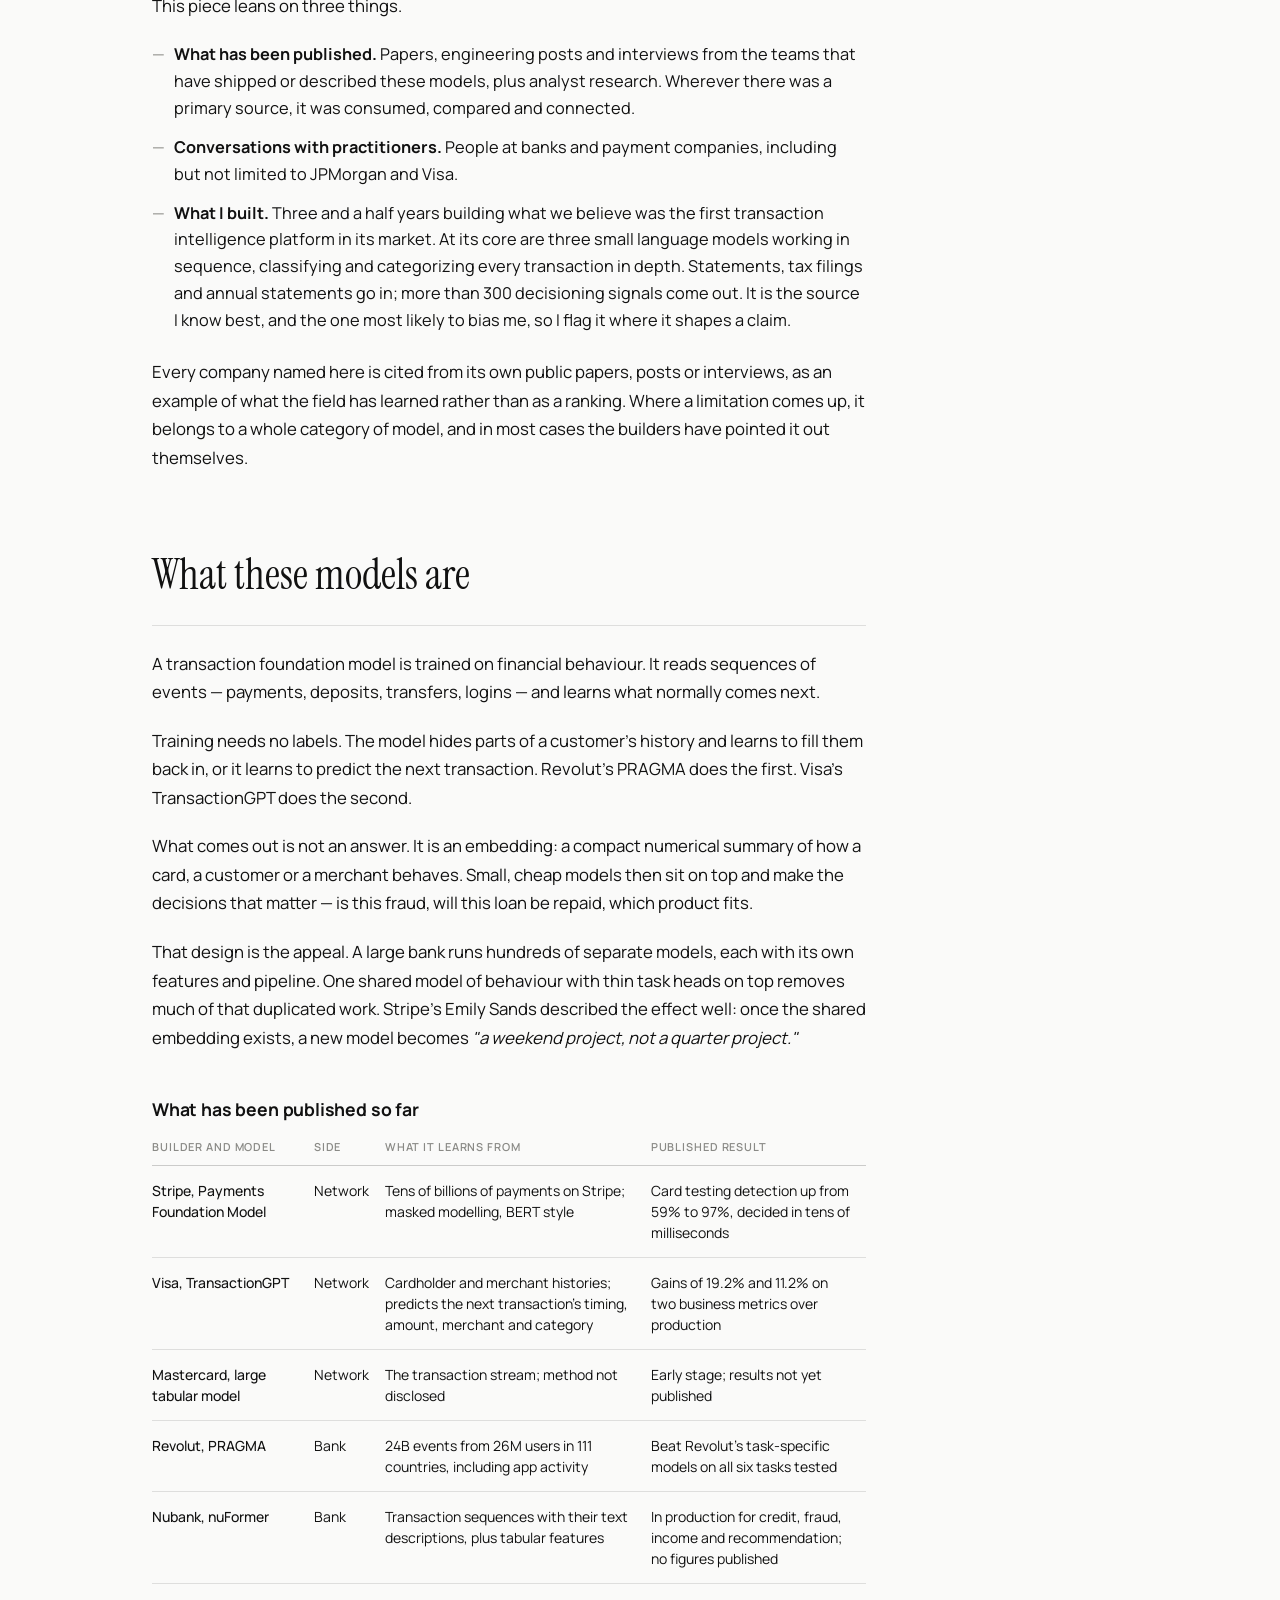
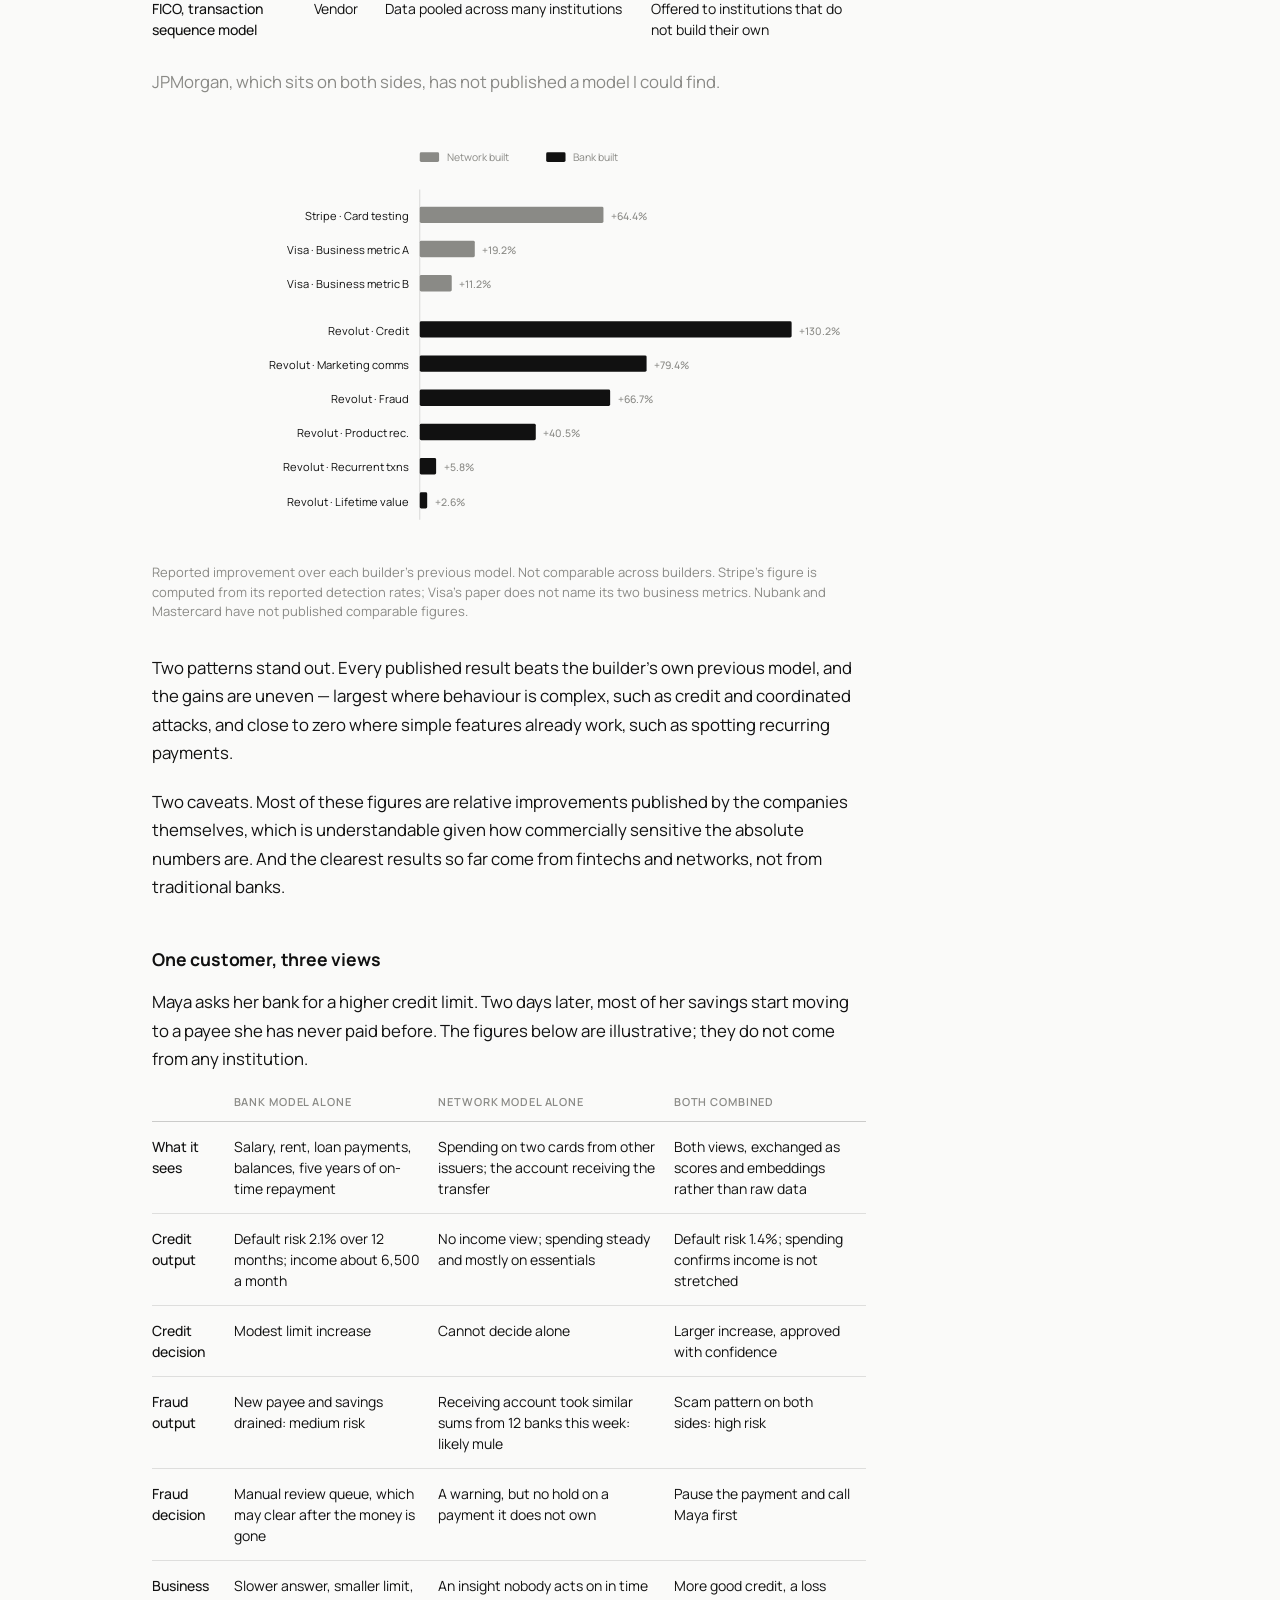
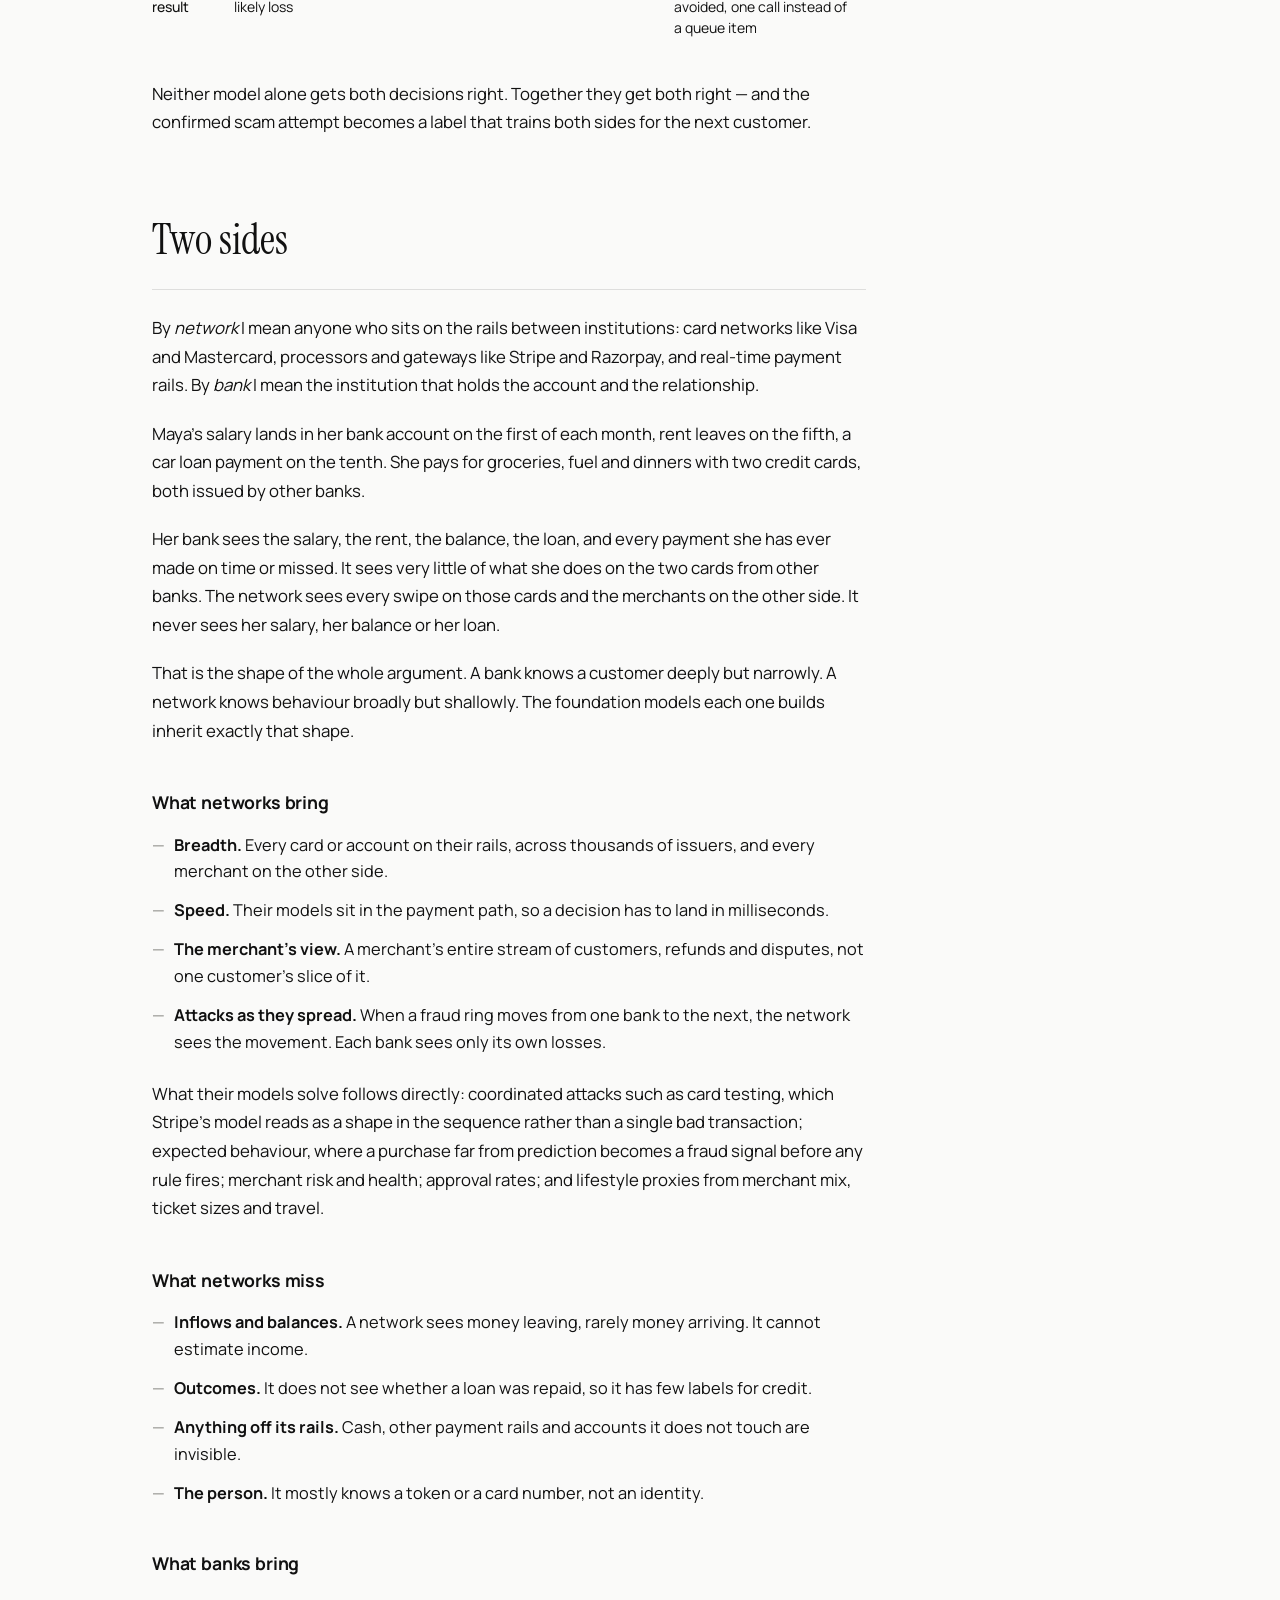
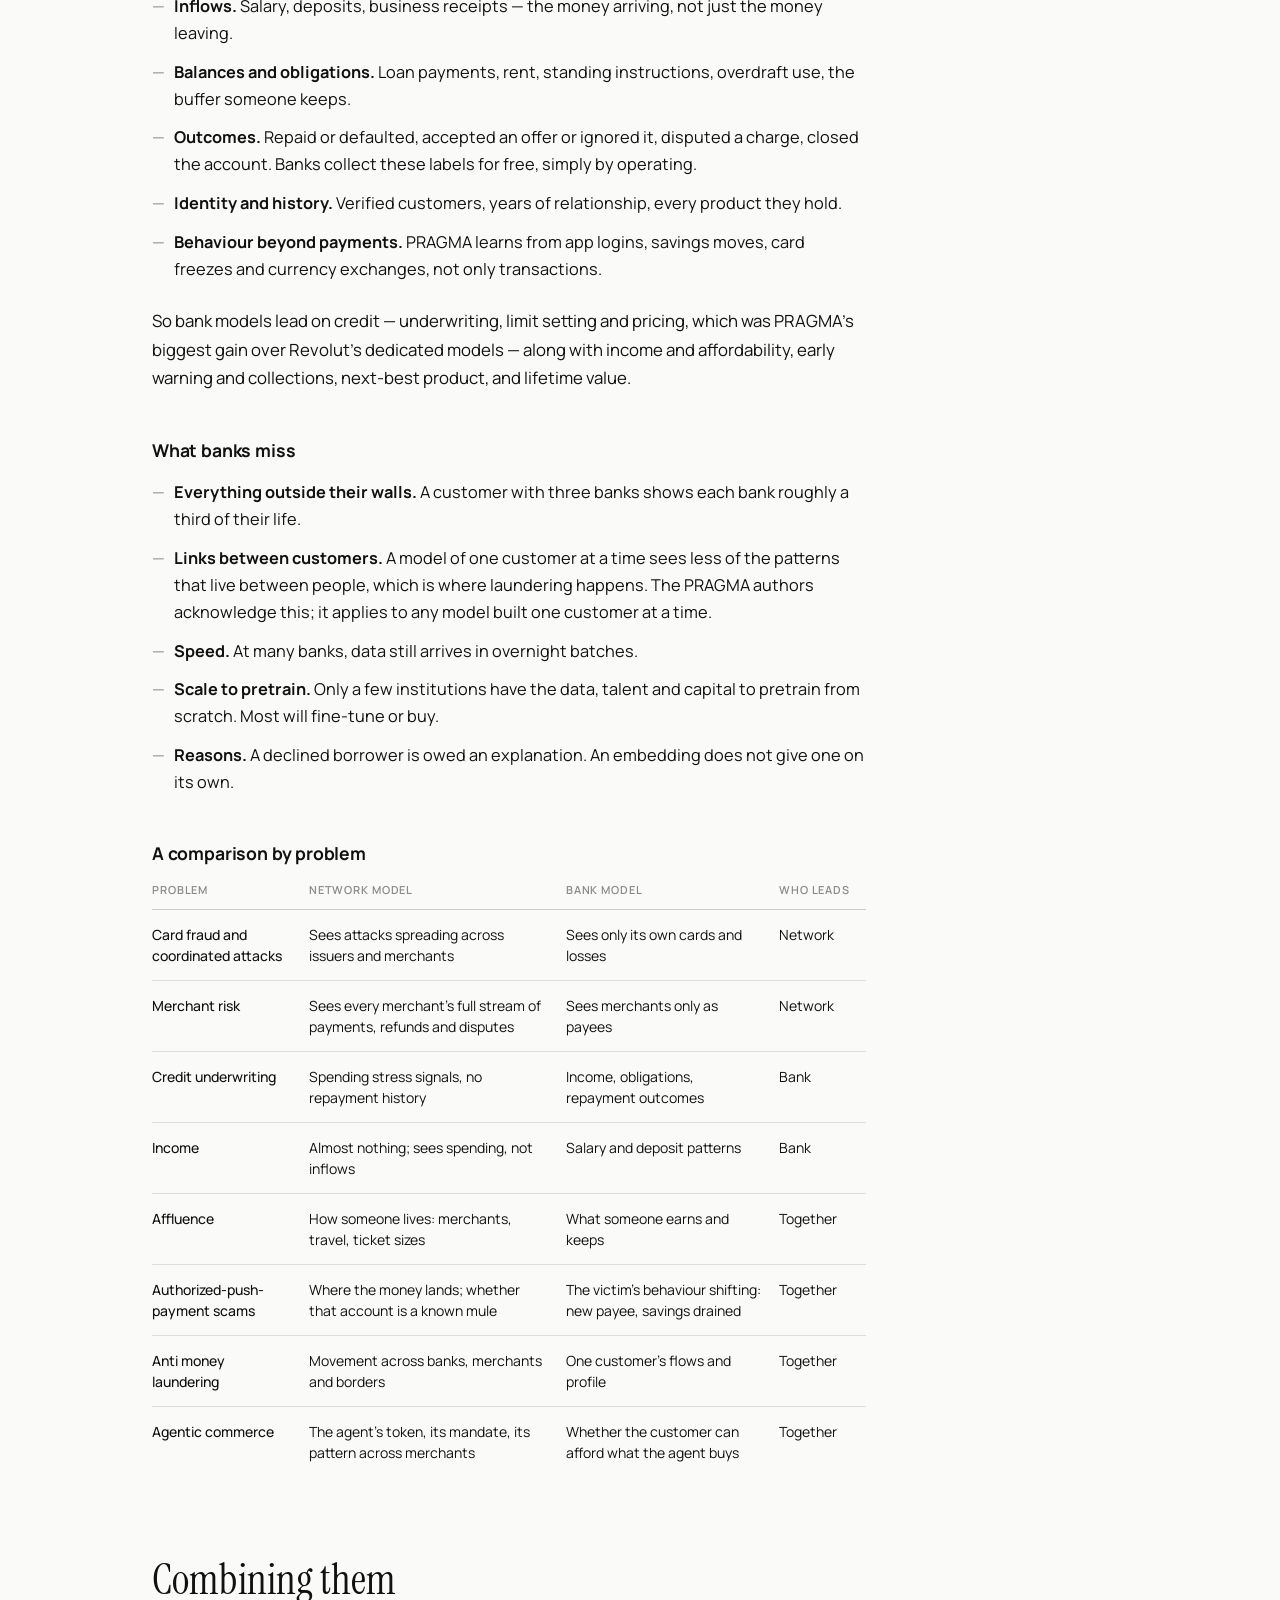
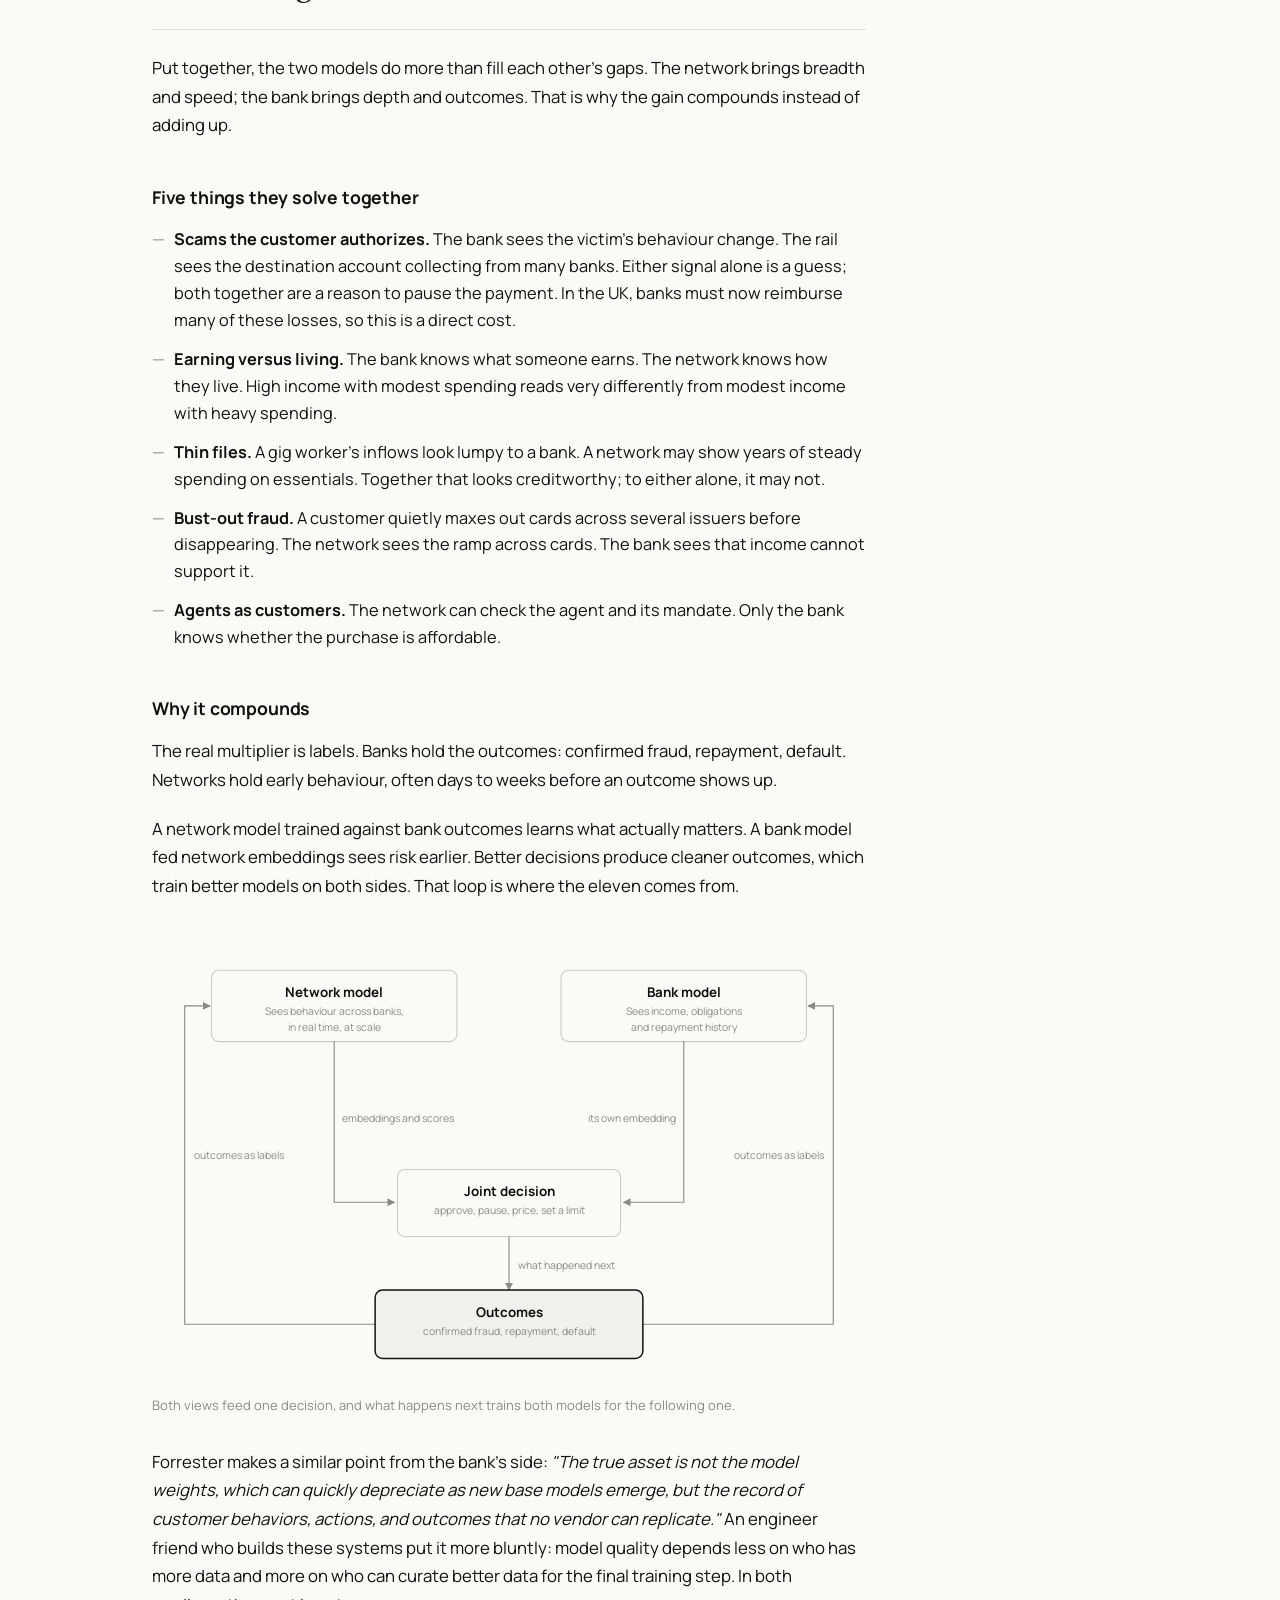
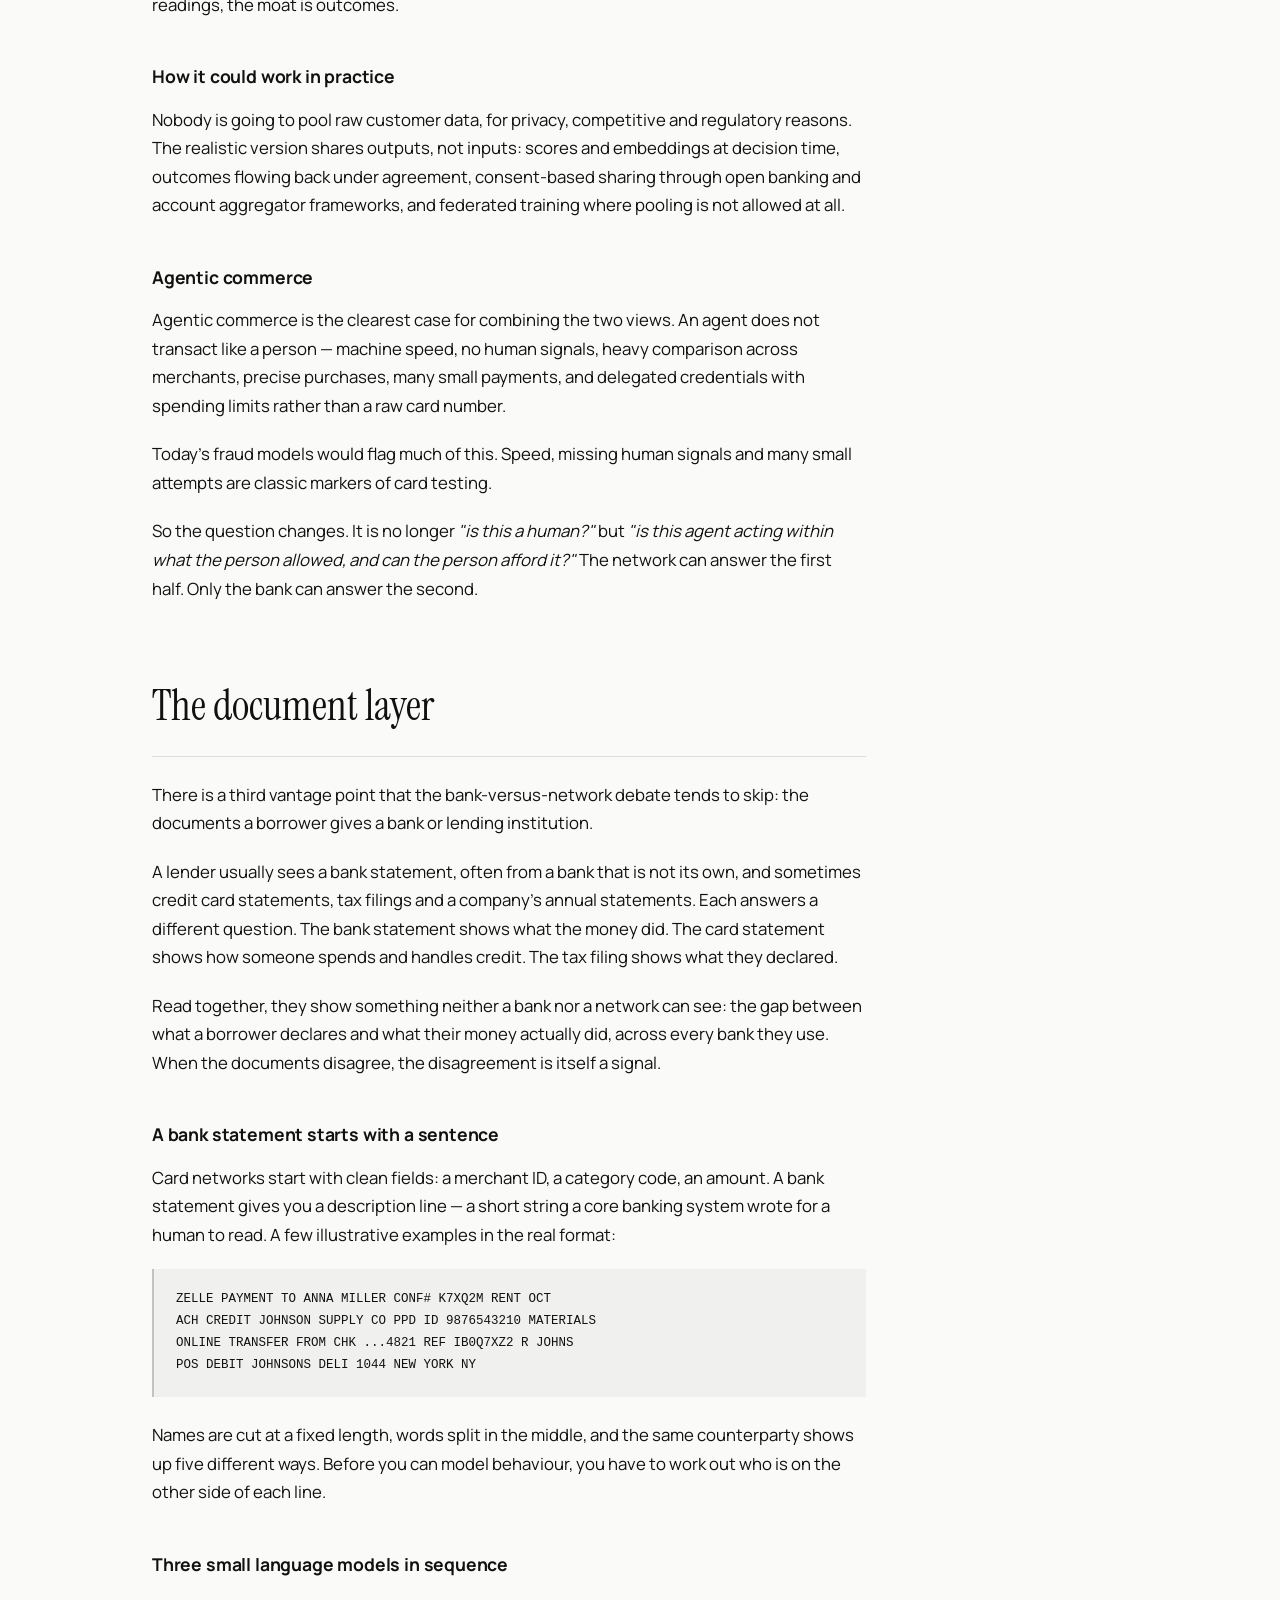
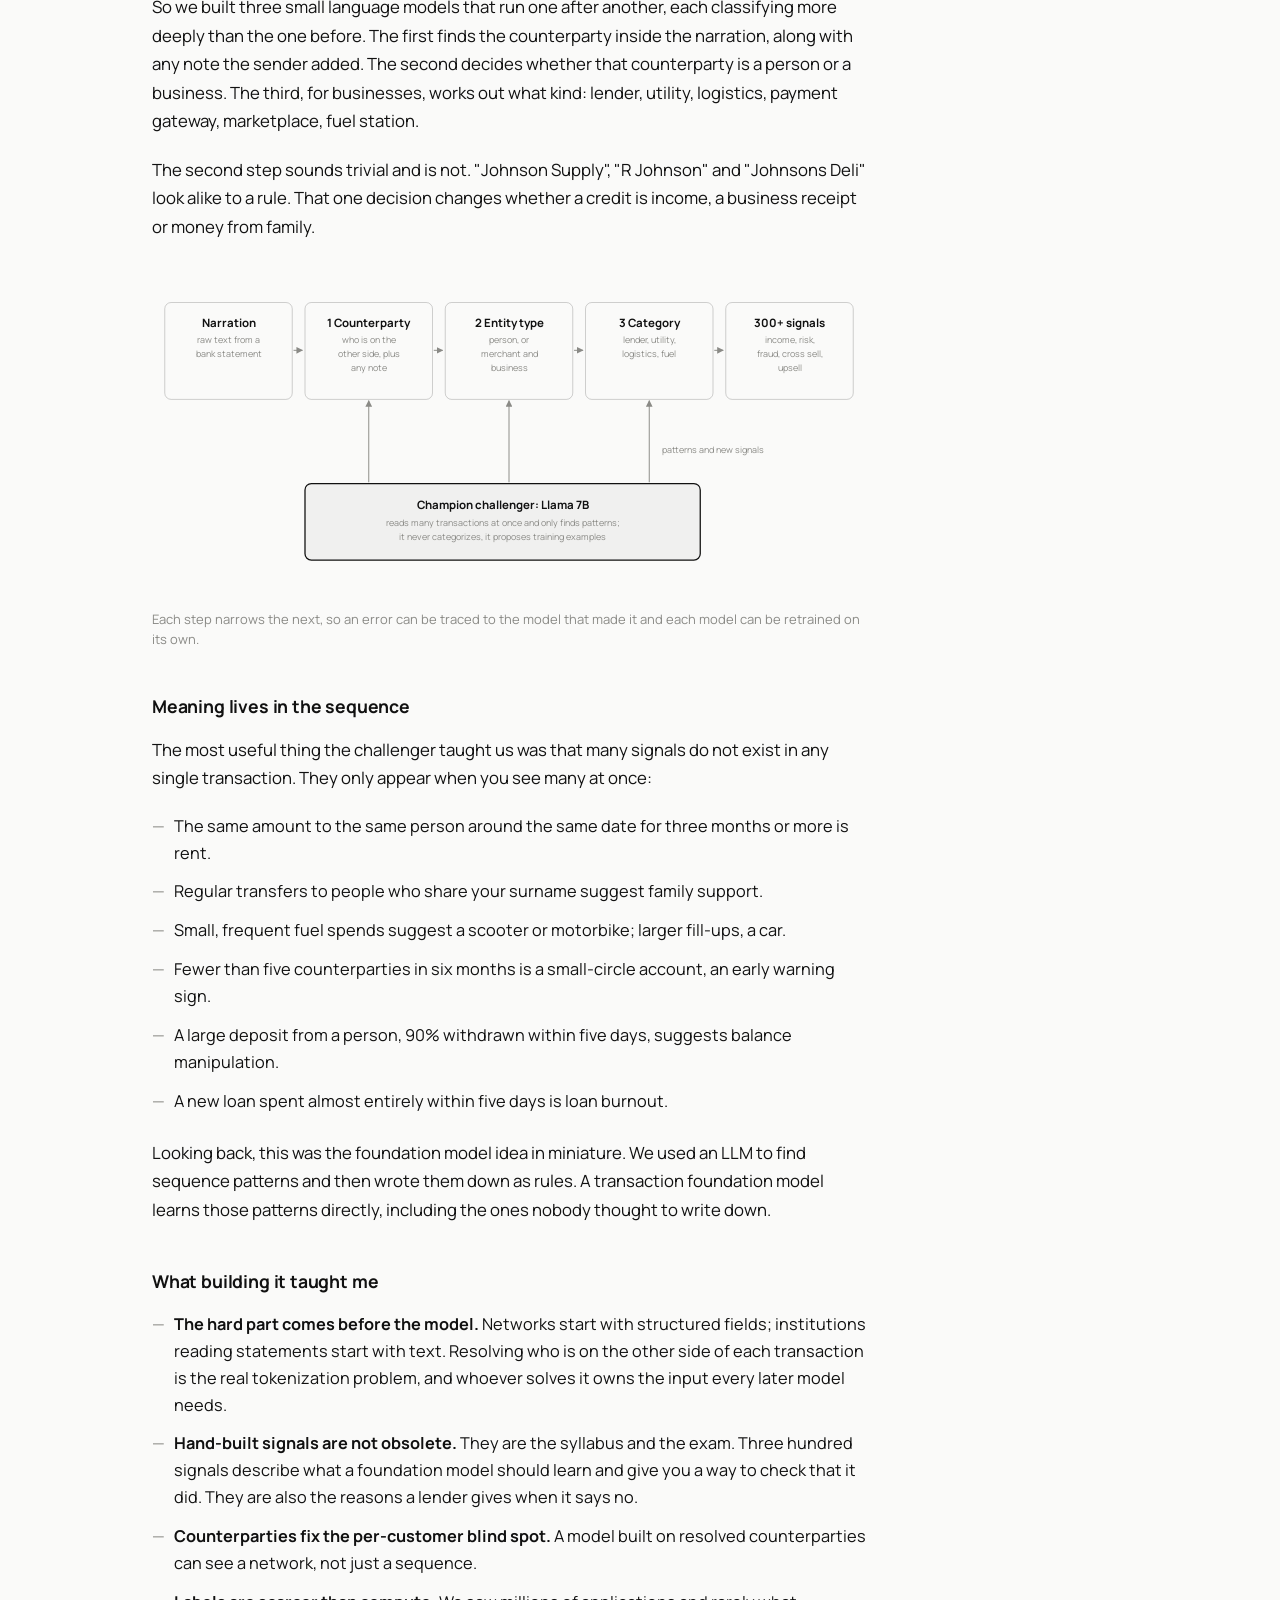
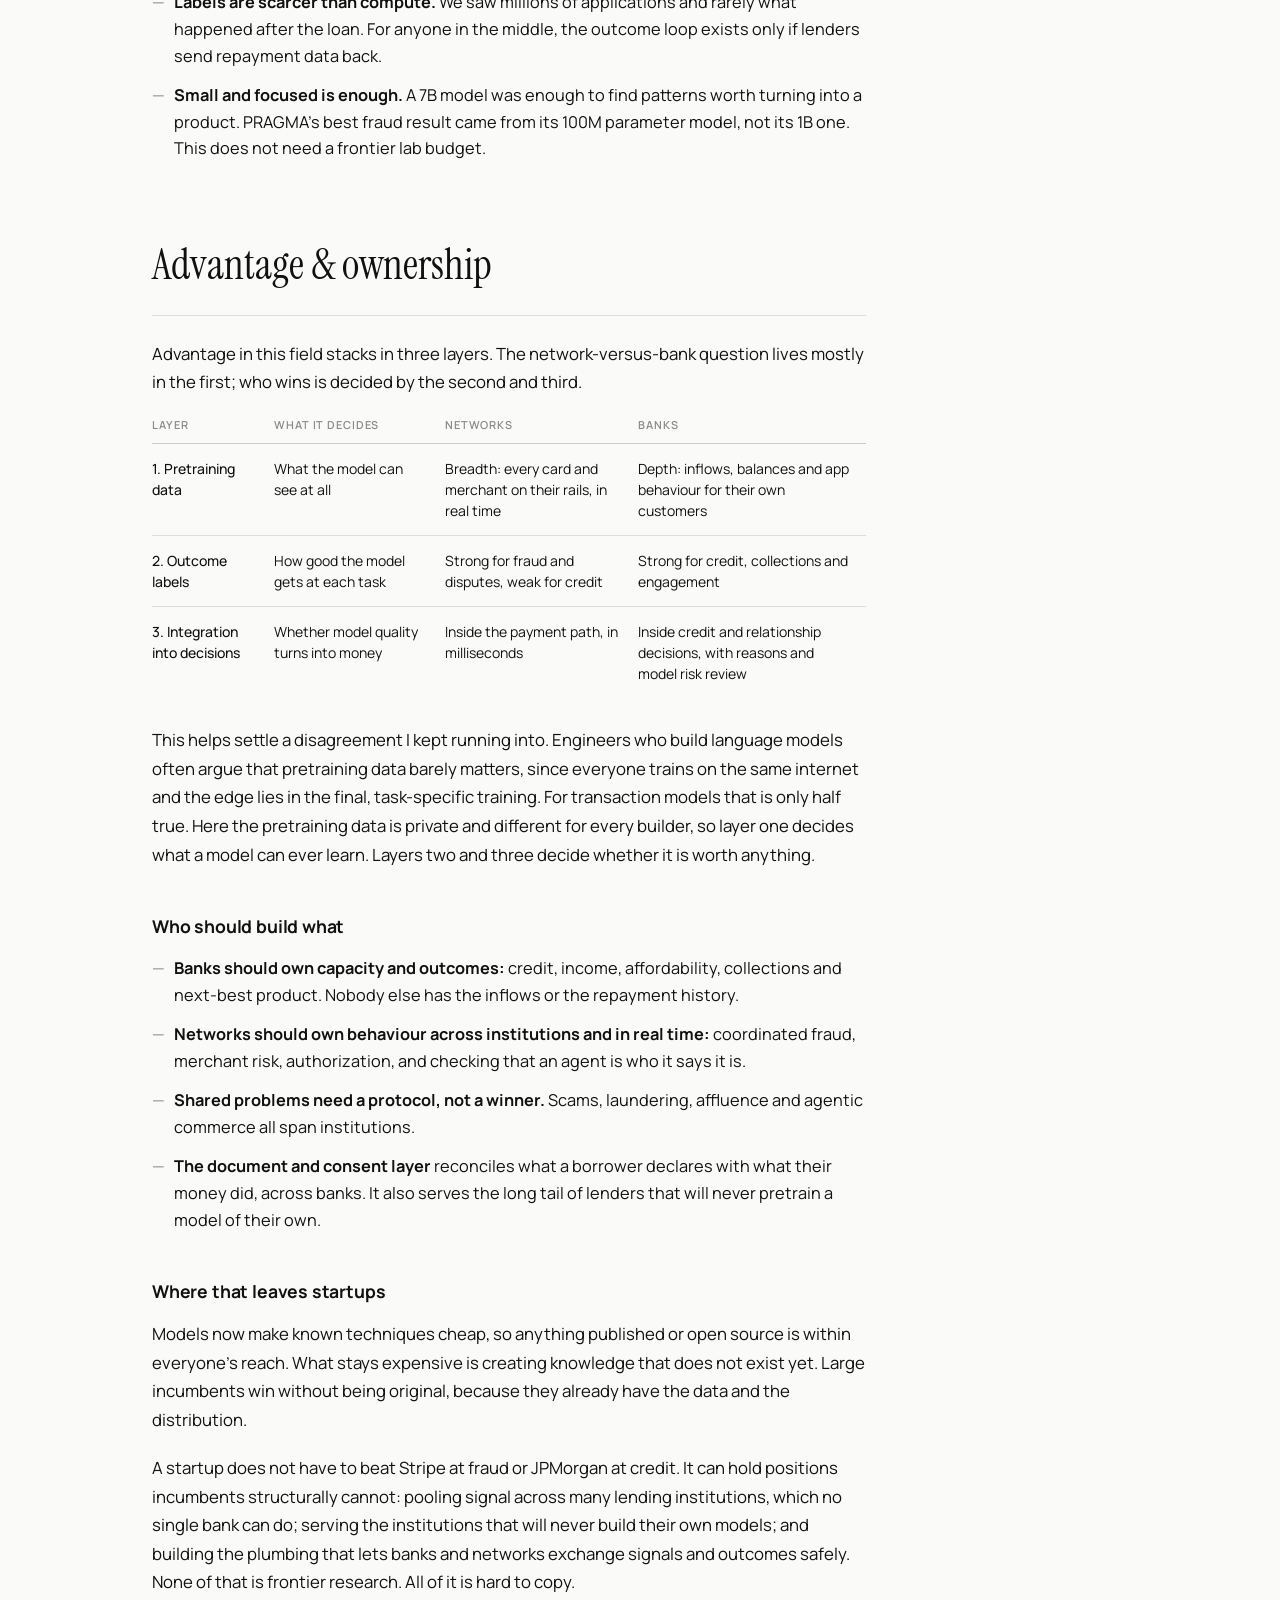
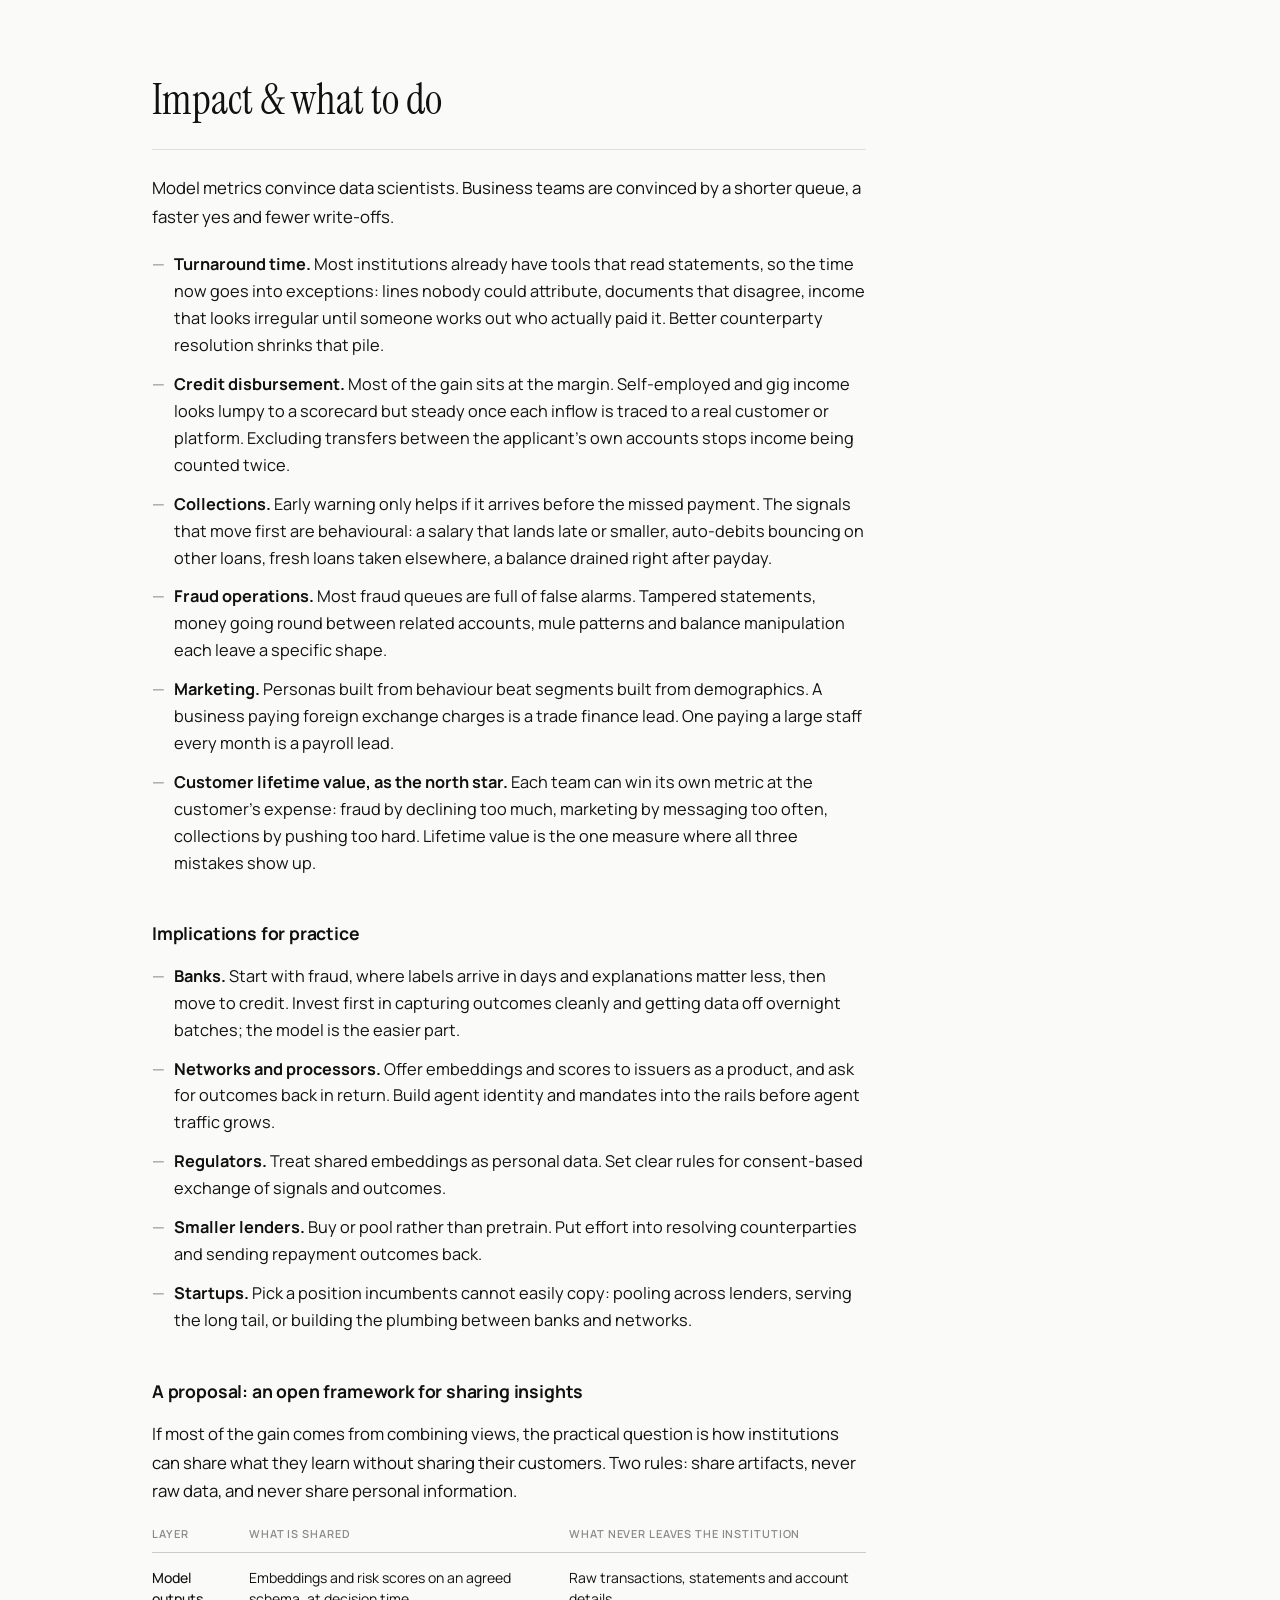
<file: reads/transaction-foundation-models.html>
<!DOCTYPE html>
<html lang="en">
<head>
<meta charset="UTF-8">
<meta name="viewport" content="width=device-width, initial-scale=1.0">
<title>Two Sides of the Same Coin — Adarsh Ravindra</title>
<meta name="description" content="Network-built and bank-built transaction foundation models each see half of the same customer. What each solves alone, and what only becomes possible together.">
<link rel="icon" href="data:image/svg+xml,%3Csvg xmlns='http://www.w3.org/2000/svg' viewBox='0 0 100 100'%3E%3Ctext y='.9em' font-size='90' font-family='Georgia,serif'%3EA%3C/text%3E%3C/svg%3E">
<link rel="canonical" href="https://adarshravindra.github.io/reads/transaction-foundation-models.html">
<meta name="theme-color" content="#FAFAF9">
<meta name="author" content="Adarsh Ravindra">

<!-- Open Graph / LinkedIn / WhatsApp -->
<meta property="og:type" content="article">
<meta property="og:url" content="https://adarshravindra.github.io/reads/transaction-foundation-models.html">
<meta property="og:title" content="Two Sides of the Same Coin">
<meta property="og:description" content="Network-built and bank-built transaction foundation models each see half of the same customer. What each solves alone, and what only becomes possible together.">
<meta property="og:image" content="https://adarshravindra.github.io/assets/images/og-card.jpg">
<meta property="og:image:width" content="1200">
<meta property="og:image:height" content="630">
<meta property="og:site_name" content="Adarsh Ravindra">

<!-- Twitter/X -->
<meta name="twitter:card" content="summary_large_image">
<meta name="twitter:title" content="Two Sides of the Same Coin">
<meta name="twitter:description" content="Network-built and bank-built transaction foundation models each see half of the same customer. What each solves alone, and what only becomes possible together.">
<meta name="twitter:image" content="https://adarshravindra.github.io/assets/images/og-card.jpg">

<link rel="preconnect" href="https://fonts.googleapis.com">
<link rel="preconnect" href="https://fonts.gstatic.com" crossorigin>
<link rel="stylesheet" href="https://fonts.googleapis.com/css2?family=Manrope:wght@400;500;600;700;800&family=Instrument+Serif:ital@0;1&display=swap">
<script>document.documentElement.classList.add('js');</script>
<link rel="stylesheet" href="../css/style.css?v=17">
</head>
<body>
<a class="skip-link" href="#main">Skip to content</a>

<nav class="nav scrolled">
  <div class="nav-inner">
    <a href="../index.html" class="nav-name">Adarsh Ravindra</a>
    <div class="nav-links">
      <a href="../index.html#work">Work</a>
      <a href="../index.html#contact">Contact</a>
    </div>
  </div>
</nav>

<main id="main" tabindex="-1">
  <header class="wrap case-header">
    <a href="../index.html#work" class="case-back">&larr; Back to research</a>
    <h1 class="case-title">Two Sides of the Same Coin</h1>
    <p class="case-subtitle">Network-built and bank-built transaction foundation models</p>
    <p class="case-meta">Working draft &middot; October 2026</p>
  </header>

  <div class="wrap article-layout">

    <aside class="toc" aria-label="On this page">
      <p class="toc-label">On this page</p>
      <nav data-toc-for="panel-main">
        <a href="#argument" class="toc-link is-active">The argument</a>
        <a href="#models" class="toc-link">What these models are</a>
        <a href="#two-sides" class="toc-link">Two sides</a>
        <a href="#combining" class="toc-link">Combining them</a>
        <a href="#documents" class="toc-link">The document layer</a>
        <a href="#advantage" class="toc-link">Advantage &amp; ownership</a>
        <a href="#impact" class="toc-link">Impact &amp; what to do</a>
      </nav>
      <nav data-toc-for="panel-annexure" hidden>
        <a href="#privacy" class="toc-link is-active">Privacy &amp; compliance</a>
        <a href="#risks" class="toc-link">Risks &amp; limits</a>
        <a href="#limits" class="toc-link">Limits of this piece</a>
        <a href="#about" class="toc-link">About the author</a>
        <a href="#sources" class="toc-link">Sources</a>
      </nav>
    </aside>

    <article class="article-body">

      <p class="case-lede">Banks, card networks and payment processors are all building foundation models trained on transactions rather than text. Each sees half of the same customer &mdash; and the largest gains come from combining them.</p>

      <p class="note">
        <strong>Working draft.</strong> Draws on published work from Stripe, Visa, Mastercard, Revolut and Nubank, on conversations with practitioners at institutions including JPMorgan and Visa, and on three years building a transaction intelligence platform. This is a first draft of my thinking, and I would genuinely like to hear where it is wrong.
      </p>

      <h2 class="section-switch article-switch" role="tablist" aria-label="Article section">
        <button type="button" class="switch-item is-active" role="tab" aria-selected="true"  aria-controls="panel-main"     id="tab-main">Main</button><span class="switch-sep" aria-hidden="true">·</span><button type="button" class="switch-item" role="tab" aria-selected="false" aria-controls="panel-annexure" id="tab-annexure">Annexure</button>
      </h2>

      <!-- ============ MAIN ============ -->
      <div id="panel-main" role="tabpanel" aria-labelledby="tab-main">

        <section id="argument" class="doc-section">
          <h2>The argument</h2>

          <p>Over the past year and a half, a handful of large payment companies and digital banks have started training foundation models on transactions instead of text. The early results look interesting &mdash; from fraud detection rates jumping by dozens of points to credit models that outperform years of hand-tuned, probability-based work.</p>

          <p>These models come from two very different kinds of institutions. Some sit on the payment rails between banks: card networks, processors and gateways. Others are banks that hold the customer's account. Most commentary treats them as one trend. The difference between them is the most useful way to understand what each model can and cannot do.</p>

          <p>So this article asks three questions. What can a model built by a network do that one built by a bank cannot, and the reverse? Which problems does each solve on its own? And what becomes possible when the two are combined?</p>

          <p>The short answer is that each institution sees one half of the same customer. Networks see behaviour broadly and in real time; banks see one customer deeply, including what happened next. Brought together, the two views compound rather than add &mdash; one plus one closer to eleven.</p>

          <p>I also believe the documents borrowers hand to banks form a third view, and that advantage here stacks in three layers: pretraining data, outcome labels, and integration into decisions. Who should own which model follows from which layer a problem depends on.</p>

          <h3>Approach and sources</h3>
          <p>This piece leans on three things.</p>
          <ul>
            <li><strong>What has been published.</strong> Papers, engineering posts and interviews from the teams that have shipped or described these models, plus analyst research. Wherever there was a primary source, it was consumed, compared and connected.</li>
            <li><strong>Conversations with practitioners.</strong> People at banks and payment companies, including but not limited to JPMorgan and Visa.</li>
            <li><strong>What I built.</strong> Three and a half years building what we believe was the first transaction intelligence platform in its market. At its core are three small language models working in sequence, classifying and categorizing every transaction in depth. Statements, tax filings and annual statements go in; more than 300 decisioning signals come out. It is the source I know best, and the one most likely to bias me, so I flag it where it shapes a claim.</li>
          </ul>

          <p>Every company named here is cited from its own public papers, posts or interviews, as an example of what the field has learned rather than as a ranking. Where a limitation comes up, it belongs to a whole category of model, and in most cases the builders have pointed it out themselves.</p>
        </section>

        <section id="models" class="doc-section">
          <h2>What these models are</h2>

          <p>A transaction foundation model is trained on financial behaviour. It reads sequences of events &mdash; payments, deposits, transfers, logins &mdash; and learns what normally comes next.</p>

          <p>Training needs no labels. The model hides parts of a customer's history and learns to fill them back in, or it learns to predict the next transaction. Revolut's PRAGMA does the first. Visa's TransactionGPT does the second.</p>

          <p>What comes out is not an answer. It is an embedding: a compact numerical summary of how a card, a customer or a merchant behaves. Small, cheap models then sit on top and make the decisions that matter &mdash; is this fraud, will this loan be repaid, which product fits.</p>

          <p>That design is the appeal. A large bank runs hundreds of separate models, each with its own features and pipeline. One shared model of behaviour with thin task heads on top removes much of that duplicated work. Stripe's Emily Sands described the effect well: once the shared embedding exists, a new model becomes <em>"a weekend project, not a quarter project."</em></p>

          <h3>What has been published so far</h3>
          <div class="table-scroll">
            <table class="doc-table">
              <thead><tr><th>Builder and model</th><th>Side</th><th>What it learns from</th><th>Published result</th></tr></thead>
              <tbody>
                <tr><td>Stripe, Payments Foundation Model</td><td>Network</td><td>Tens of billions of payments on Stripe; masked modelling, BERT style</td><td>Card testing detection up from 59% to 97%, decided in tens of milliseconds</td></tr>
                <tr><td>Visa, TransactionGPT</td><td>Network</td><td>Cardholder and merchant histories; predicts the next transaction's timing, amount, merchant and category</td><td>Gains of 19.2% and 11.2% on two business metrics over production</td></tr>
                <tr><td>Mastercard, large tabular model</td><td>Network</td><td>The transaction stream; method not disclosed</td><td>Early stage; results not yet published</td></tr>
                <tr><td>Revolut, PRAGMA</td><td>Bank</td><td>24B events from 26M users in 111 countries, including app activity</td><td>Beat Revolut's task-specific models on all six tasks tested</td></tr>
                <tr><td>Nubank, nuFormer</td><td>Bank</td><td>Transaction sequences with their text descriptions, plus tabular features</td><td>In production for credit, fraud, income and recommendation; no figures published</td></tr>
                <tr><td>FICO, transaction sequence model</td><td>Vendor</td><td>Data pooled across many institutions</td><td>Offered to institutions that do not build their own</td></tr>
              </tbody>
            </table>
          </div>
          <p class="fig-note">JPMorgan, which sits on both sides, has not published a model I could find.</p>

          <figure class="diagram">
            <div class="diagram-scroll">
              <svg viewBox="0 0 960 560" role="img" aria-labelledby="c1t c1d" xmlns="http://www.w3.org/2000/svg">
                <title id="c1t">Every published result beats the builder's own previous model</title>
                <desc id="c1d">Reported improvement over each builder's previous model. Stripe card testing 64.4 percent, Visa metric A 19.2, Visa metric B 11.2, Revolut credit 130.2, marketing 79.4, fraud 66.7, product recommendation 40.5, recurrent transactions 5.8, lifetime value 2.6.</desc>

                <!-- legend -->
                <rect class="ch-net"  x="360" y="26" width="26" height="13" rx="2"/>
                <text class="dg-sub" x="396" y="37">Network built</text>
                <rect class="ch-bank" x="530" y="26" width="26" height="13" rx="2"/>
                <text class="dg-sub" x="566" y="37">Bank built</text>

                <line class="ch-axis" x1="360" y1="76" x2="360" y2="520"/>

                <!-- network built -->
                <text class="ch-label" x="345" y="117">Stripe · Card testing</text>
                <rect class="ch-net" x="360" y="99" width="247" height="22" rx="2"/>
                <text class="ch-val" x="617" y="117">+64.4%</text>

                <text class="ch-label" x="345" y="163">Visa · Business metric A</text>
                <rect class="ch-net" x="360" y="145" width="74" height="22" rx="2"/>
                <text class="ch-val" x="444" y="163">+19.2%</text>

                <text class="ch-label" x="345" y="209">Visa · Business metric B</text>
                <rect class="ch-net" x="360" y="191" width="43" height="22" rx="2"/>
                <text class="ch-val" x="413" y="209">+11.2%</text>

                <!-- bank built -->
                <text class="ch-label" x="345" y="271">Revolut · Credit</text>
                <rect class="ch-bank" x="360" y="253" width="500" height="22" rx="2"/>
                <text class="ch-val" x="870" y="271">+130.2%</text>

                <text class="ch-label" x="345" y="317">Revolut · Marketing comms</text>
                <rect class="ch-bank" x="360" y="299" width="305" height="22" rx="2"/>
                <text class="ch-val" x="675" y="317">+79.4%</text>

                <text class="ch-label" x="345" y="363">Revolut · Fraud</text>
                <rect class="ch-bank" x="360" y="345" width="256" height="22" rx="2"/>
                <text class="ch-val" x="626" y="363">+66.7%</text>

                <text class="ch-label" x="345" y="409">Revolut · Product rec.</text>
                <rect class="ch-bank" x="360" y="391" width="156" height="22" rx="2"/>
                <text class="ch-val" x="526" y="409">+40.5%</text>

                <text class="ch-label" x="345" y="455">Revolut · Recurrent txns</text>
                <rect class="ch-bank" x="360" y="437" width="22" height="22" rx="2"/>
                <text class="ch-val" x="392" y="455">+5.8%</text>

                <text class="ch-label" x="345" y="501">Revolut · Lifetime value</text>
                <rect class="ch-bank" x="360" y="483" width="10" height="22" rx="2"/>
                <text class="ch-val" x="380" y="501">+2.6%</text>
              </svg>
            </div>
            <figcaption>Reported improvement over each builder's previous model. Not comparable across builders. Stripe's figure is computed from its reported detection rates; Visa's paper does not name its two business metrics. Nubank and Mastercard have not published comparable figures.</figcaption>
          </figure>

          <p>Two patterns stand out. Every published result beats the builder's own previous model, and the gains are uneven &mdash; largest where behaviour is complex, such as credit and coordinated attacks, and close to zero where simple features already work, such as spotting recurring payments.</p>

          <p>Two caveats. Most of these figures are relative improvements published by the companies themselves, which is understandable given how commercially sensitive the absolute numbers are. And the clearest results so far come from fintechs and networks, not from traditional banks.</p>

          <h3>One customer, three views</h3>
          <p>Maya asks her bank for a higher credit limit. Two days later, most of her savings start moving to a payee she has never paid before. The figures below are illustrative; they do not come from any institution.</p>

          <div class="table-scroll">
            <table class="doc-table">
              <thead><tr><th></th><th>Bank model alone</th><th>Network model alone</th><th>Both combined</th></tr></thead>
              <tbody>
                <tr><td>What it sees</td><td>Salary, rent, loan payments, balances, five years of on-time repayment</td><td>Spending on two cards from other issuers; the account receiving the transfer</td><td>Both views, exchanged as scores and embeddings rather than raw data</td></tr>
                <tr><td>Credit output</td><td>Default risk 2.1% over 12 months; income about 6,500 a month</td><td>No income view; spending steady and mostly on essentials</td><td>Default risk 1.4%; spending confirms income is not stretched</td></tr>
                <tr><td>Credit decision</td><td>Modest limit increase</td><td>Cannot decide alone</td><td>Larger increase, approved with confidence</td></tr>
                <tr><td>Fraud output</td><td>New payee and savings drained: medium risk</td><td>Receiving account took similar sums from 12 banks this week: likely mule</td><td>Scam pattern on both sides: high risk</td></tr>
                <tr><td>Fraud decision</td><td>Manual review queue, which may clear after the money is gone</td><td>A warning, but no hold on a payment it does not own</td><td>Pause the payment and call Maya first</td></tr>
                <tr><td>Business result</td><td>Slower answer, smaller limit, likely loss</td><td>An insight nobody acts on in time</td><td>More good credit, a loss avoided, one call instead of a queue item</td></tr>
              </tbody>
            </table>
          </div>

          <p>Neither model alone gets both decisions right. Together they get both right &mdash; and the confirmed scam attempt becomes a label that trains both sides for the next customer.</p>
        </section>

        <section id="two-sides" class="doc-section">
          <h2>Two sides</h2>

          <p>By <em>network</em> I mean anyone who sits on the rails between institutions: card networks like Visa and Mastercard, processors and gateways like Stripe and Razorpay, and real-time payment rails. By <em>bank</em> I mean the institution that holds the account and the relationship.</p>

          <p>Maya's salary lands in her bank account on the first of each month, rent leaves on the fifth, a car loan payment on the tenth. She pays for groceries, fuel and dinners with two credit cards, both issued by other banks.</p>

          <p>Her bank sees the salary, the rent, the balance, the loan, and every payment she has ever made on time or missed. It sees very little of what she does on the two cards from other banks. The network sees every swipe on those cards and the merchants on the other side. It never sees her salary, her balance or her loan.</p>

          <p>That is the shape of the whole argument. A bank knows a customer deeply but narrowly. A network knows behaviour broadly but shallowly. The foundation models each one builds inherit exactly that shape.</p>

          <h3>What networks bring</h3>
          <ul>
            <li><strong>Breadth.</strong> Every card or account on their rails, across thousands of issuers, and every merchant on the other side.</li>
            <li><strong>Speed.</strong> Their models sit in the payment path, so a decision has to land in milliseconds.</li>
            <li><strong>The merchant's view.</strong> A merchant's entire stream of customers, refunds and disputes, not one customer's slice of it.</li>
            <li><strong>Attacks as they spread.</strong> When a fraud ring moves from one bank to the next, the network sees the movement. Each bank sees only its own losses.</li>
          </ul>

          <p>What their models solve follows directly: coordinated attacks such as card testing, which Stripe's model reads as a shape in the sequence rather than a single bad transaction; expected behaviour, where a purchase far from prediction becomes a fraud signal before any rule fires; merchant risk and health; approval rates; and lifestyle proxies from merchant mix, ticket sizes and travel.</p>

          <h3>What networks miss</h3>
          <ul>
            <li><strong>Inflows and balances.</strong> A network sees money leaving, rarely money arriving. It cannot estimate income.</li>
            <li><strong>Outcomes.</strong> It does not see whether a loan was repaid, so it has few labels for credit.</li>
            <li><strong>Anything off its rails.</strong> Cash, other payment rails and accounts it does not touch are invisible.</li>
            <li><strong>The person.</strong> It mostly knows a token or a card number, not an identity.</li>
          </ul>

          <h3>What banks bring</h3>
          <ul>
            <li><strong>Inflows.</strong> Salary, deposits, business receipts &mdash; the money arriving, not just the money leaving.</li>
            <li><strong>Balances and obligations.</strong> Loan payments, rent, standing instructions, overdraft use, the buffer someone keeps.</li>
            <li><strong>Outcomes.</strong> Repaid or defaulted, accepted an offer or ignored it, disputed a charge, closed the account. Banks collect these labels for free, simply by operating.</li>
            <li><strong>Identity and history.</strong> Verified customers, years of relationship, every product they hold.</li>
            <li><strong>Behaviour beyond payments.</strong> PRAGMA learns from app logins, savings moves, card freezes and currency exchanges, not only transactions.</li>
          </ul>

          <p>So bank models lead on credit &mdash; underwriting, limit setting and pricing, which was PRAGMA's biggest gain over Revolut's dedicated models &mdash; along with income and affordability, early warning and collections, next-best product, and lifetime value.</p>

          <h3>What banks miss</h3>
          <ul>
            <li><strong>Everything outside their walls.</strong> A customer with three banks shows each bank roughly a third of their life.</li>
            <li><strong>Links between customers.</strong> A model of one customer at a time sees less of the patterns that live between people, which is where laundering happens. The PRAGMA authors acknowledge this; it applies to any model built one customer at a time.</li>
            <li><strong>Speed.</strong> At many banks, data still arrives in overnight batches.</li>
            <li><strong>Scale to pretrain.</strong> Only a few institutions have the data, talent and capital to pretrain from scratch. Most will fine-tune or buy.</li>
            <li><strong>Reasons.</strong> A declined borrower is owed an explanation. An embedding does not give one on its own.</li>
          </ul>

          <h3>A comparison by problem</h3>
          <div class="table-scroll">
            <table class="doc-table">
              <thead><tr><th>Problem</th><th>Network model</th><th>Bank model</th><th>Who leads</th></tr></thead>
              <tbody>
                <tr><td>Card fraud and coordinated attacks</td><td>Sees attacks spreading across issuers and merchants</td><td>Sees only its own cards and losses</td><td>Network</td></tr>
                <tr><td>Merchant risk</td><td>Sees every merchant's full stream of payments, refunds and disputes</td><td>Sees merchants only as payees</td><td>Network</td></tr>
                <tr><td>Credit underwriting</td><td>Spending stress signals, no repayment history</td><td>Income, obligations, repayment outcomes</td><td>Bank</td></tr>
                <tr><td>Income</td><td>Almost nothing; sees spending, not inflows</td><td>Salary and deposit patterns</td><td>Bank</td></tr>
                <tr><td>Affluence</td><td>How someone lives: merchants, travel, ticket sizes</td><td>What someone earns and keeps</td><td>Together</td></tr>
                <tr><td>Authorized-push-payment scams</td><td>Where the money lands; whether that account is a known mule</td><td>The victim's behaviour shifting: new payee, savings drained</td><td>Together</td></tr>
                <tr><td>Anti money laundering</td><td>Movement across banks, merchants and borders</td><td>One customer's flows and profile</td><td>Together</td></tr>
                <tr><td>Agentic commerce</td><td>The agent's token, its mandate, its pattern across merchants</td><td>Whether the customer can afford what the agent buys</td><td>Together</td></tr>
              </tbody>
            </table>
          </div>
        </section>

        <section id="combining" class="doc-section">
          <h2>Combining them</h2>

          <p>Put together, the two models do more than fill each other's gaps. The network brings breadth and speed; the bank brings depth and outcomes. That is why the gain compounds instead of adding up.</p>

          <h3>Five things they solve together</h3>
          <ul>
            <li><strong>Scams the customer authorizes.</strong> The bank sees the victim's behaviour change. The rail sees the destination account collecting from many banks. Either signal alone is a guess; both together are a reason to pause the payment. In the UK, banks must now reimburse many of these losses, so this is a direct cost.</li>
            <li><strong>Earning versus living.</strong> The bank knows what someone earns. The network knows how they live. High income with modest spending reads very differently from modest income with heavy spending.</li>
            <li><strong>Thin files.</strong> A gig worker's inflows look lumpy to a bank. A network may show years of steady spending on essentials. Together that looks creditworthy; to either alone, it may not.</li>
            <li><strong>Bust-out fraud.</strong> A customer quietly maxes out cards across several issuers before disappearing. The network sees the ramp across cards. The bank sees that income cannot support it.</li>
            <li><strong>Agents as customers.</strong> The network can check the agent and its mandate. Only the bank knows whether the purchase is affordable.</li>
          </ul>

          <h3>Why it compounds</h3>
          <p>The real multiplier is labels. Banks hold the outcomes: confirmed fraud, repayment, default. Networks hold early behaviour, often days to weeks before an outcome shows up.</p>

          <p>A network model trained against bank outcomes learns what actually matters. A bank model fed network embeddings sees risk earlier. Better decisions produce cleaner outcomes, which train better models on both sides. That loop is where the eleven comes from.</p>

          <figure class="diagram">
            <div class="diagram-scroll">
              <svg viewBox="0 0 960 600" role="img" aria-labelledby="c2t c2d" xmlns="http://www.w3.org/2000/svg">
                <title id="c2t">Outcomes flow back as labels, so each side improves the other</title>
                <desc id="c2d">The network model and the bank model both feed a joint decision. The decision produces outcomes, and those outcomes flow back as labels to both models.</desc>

                <defs>
                  <marker id="arrow2" viewBox="0 0 10 10" refX="9" refY="5" markerWidth="7" markerHeight="7" orient="auto-start-reverse">
                    <path class="dg-head" d="M 0 0 L 10 5 L 0 10 z"/>
                  </marker>
                </defs>

                <path class="dg-line" d="M 245 142 L 245 358 L 326 358" marker-end="url(#arrow2)"/>
                <path class="dg-line" d="M 715 142 L 715 358 L 634 358" marker-end="url(#arrow2)"/>
                <path class="dg-line" d="M 480 404 L 480 476" marker-end="url(#arrow2)"/>
                <path class="dg-line" d="M 300 522 L 44 522 L 44 94 L 78 94" marker-end="url(#arrow2)"/>
                <path class="dg-line" d="M 660 522 L 916 522 L 916 94 L 882 94" marker-end="url(#arrow2)"/>

                <text class="dg-sub" x="256" y="250">embeddings and scores</text>
                <text class="dg-sub" x="704" y="250" text-anchor="end">its own embedding</text>
                <text class="dg-sub" x="492" y="448">what happened next</text>
                <text class="dg-sub" x="56"  y="300">outcomes as labels</text>
                <text class="dg-sub" x="904" y="300" text-anchor="end">outcomes as labels</text>

                <rect class="dg-box" x="80" y="46" width="330" height="96" rx="10"/>
                <text class="dg-title" x="245" y="82"  text-anchor="middle">Network model</text>
                <text class="dg-sub"   x="245" y="106" text-anchor="middle">Sees behaviour across banks,</text>
                <text class="dg-sub"   x="245" y="128" text-anchor="middle">in real time, at scale</text>

                <rect class="dg-box" x="550" y="46" width="330" height="96" rx="10"/>
                <text class="dg-title" x="715" y="82"  text-anchor="middle">Bank model</text>
                <text class="dg-sub"   x="715" y="106" text-anchor="middle">Sees income, obligations</text>
                <text class="dg-sub"   x="715" y="128" text-anchor="middle">and repayment history</text>

                <rect class="dg-box" x="330" y="314" width="300" height="90" rx="10"/>
                <text class="dg-title" x="480" y="350" text-anchor="middle">Joint decision</text>
                <text class="dg-sub"   x="480" y="374" text-anchor="middle">approve, pause, price, set a limit</text>

                <rect class="dg-box dg-box-emph" x="300" y="476" width="360" height="92" rx="10"/>
                <text class="dg-title" x="480" y="512" text-anchor="middle">Outcomes</text>
                <text class="dg-sub"   x="480" y="536" text-anchor="middle">confirmed fraud, repayment, default</text>
              </svg>
            </div>
            <figcaption>Both views feed one decision, and what happens next trains both models for the following one.</figcaption>
          </figure>

          <p>Forrester makes a similar point from the bank's side: <em>"The true asset is not the model weights, which can quickly depreciate as new base models emerge, but the record of customer behaviors, actions, and outcomes that no vendor can replicate."</em> An engineer friend who builds these systems put it more bluntly: model quality depends less on who has more data and more on who can curate better data for the final training step. In both readings, the moat is outcomes.</p>

          <h3>How it could work in practice</h3>
          <p>Nobody is going to pool raw customer data, for privacy, competitive and regulatory reasons. The realistic version shares outputs, not inputs: scores and embeddings at decision time, outcomes flowing back under agreement, consent-based sharing through open banking and account aggregator frameworks, and federated training where pooling is not allowed at all.</p>

          <h3>Agentic commerce</h3>
          <p>Agentic commerce is the clearest case for combining the two views. An agent does not transact like a person &mdash; machine speed, no human signals, heavy comparison across merchants, precise purchases, many small payments, and delegated credentials with spending limits rather than a raw card number.</p>

          <p>Today's fraud models would flag much of this. Speed, missing human signals and many small attempts are classic markers of card testing.</p>

          <p>So the question changes. It is no longer <em>"is this a human?"</em> but <em>"is this agent acting within what the person allowed, and can the person afford it?"</em> The network can answer the first half. Only the bank can answer the second.</p>
        </section>

        <section id="documents" class="doc-section">
          <h2>The document layer</h2>

          <p>There is a third vantage point that the bank-versus-network debate tends to skip: the documents a borrower gives a bank or lending institution.</p>

          <p>A lender usually sees a bank statement, often from a bank that is not its own, and sometimes credit card statements, tax filings and a company's annual statements. Each answers a different question. The bank statement shows what the money did. The card statement shows how someone spends and handles credit. The tax filing shows what they declared.</p>

          <p>Read together, they show something neither a bank nor a network can see: the gap between what a borrower declares and what their money actually did, across every bank they use. When the documents disagree, the disagreement is itself a signal.</p>

          <h3>A bank statement starts with a sentence</h3>
          <p>Card networks start with clean fields: a merchant ID, a category code, an amount. A bank statement gives you a description line &mdash; a short string a core banking system wrote for a human to read. A few illustrative examples in the real format:</p>

          <pre class="code-block"><code>ZELLE PAYMENT TO ANNA MILLER CONF# K7XQ2M RENT OCT
ACH CREDIT JOHNSON SUPPLY CO PPD ID 9876543210 MATERIALS
ONLINE TRANSFER FROM CHK ...4821 REF IB0Q7XZ2 R JOHNS
POS DEBIT JOHNSONS DELI 1044 NEW YORK NY</code></pre>

          <p>Names are cut at a fixed length, words split in the middle, and the same counterparty shows up five different ways. Before you can model behaviour, you have to work out who is on the other side of each line.</p>

          <h3>Three small language models in sequence</h3>
          <p>So we built three small language models that run one after another, each classifying more deeply than the one before. The first finds the counterparty inside the narration, along with any note the sender added. The second decides whether that counterparty is a person or a business. The third, for businesses, works out what kind: lender, utility, logistics, payment gateway, marketplace, fuel station.</p>

          <p>The second step sounds trivial and is not. "Johnson Supply", "R Johnson" and "Johnsons Deli" look alike to a rule. That one decision changes whether a credit is income, a business receipt or money from family.</p>

          <figure class="diagram">
            <div class="diagram-scroll">
              <svg viewBox="0 0 1120 500" role="img" aria-labelledby="c3t c3d" xmlns="http://www.w3.org/2000/svg">
                <title id="c3t">Three small language models turn a narration into signals; an LLM finds patterns</title>
                <desc id="c3d">A narration passes through counterparty, entity type and category models to produce 300-plus signals. A separate Llama 7B challenger reads many transactions at once and proposes patterns back into the three models.</desc>

                <defs>
                  <marker id="arrow3" viewBox="0 0 10 10" refX="9" refY="5" markerWidth="7" markerHeight="7" orient="auto-start-reverse">
                    <path class="dg-head" d="M 0 0 L 10 5 L 0 10 z"/>
                  </marker>
                </defs>

                <path class="dg-line" d="M 222 115 L 236 115" marker-end="url(#arrow3)"/>
                <path class="dg-line" d="M 442 115 L 456 115" marker-end="url(#arrow3)"/>
                <path class="dg-line" d="M 662 115 L 676 115" marker-end="url(#arrow3)"/>
                <path class="dg-line" d="M 882 115 L 896 115" marker-end="url(#arrow3)"/>

                <path class="dg-line" d="M 340 322 L 340 194" marker-end="url(#arrow3)"/>
                <path class="dg-line" d="M 560 322 L 560 194" marker-end="url(#arrow3)"/>
                <path class="dg-line" d="M 780 322 L 780 194" marker-end="url(#arrow3)"/>
                <text class="dg-sub" x="800" y="276">patterns and new signals</text>

                <rect class="dg-box" x="20" y="40" width="200" height="152" rx="10"/>
                <text class="dg-title" x="120" y="78"  text-anchor="middle">Narration</text>
                <text class="dg-sub"   x="120" y="104" text-anchor="middle">raw text from a</text>
                <text class="dg-sub"   x="120" y="126" text-anchor="middle">bank statement</text>

                <rect class="dg-box" x="240" y="40" width="200" height="152" rx="10"/>
                <text class="dg-title" x="340" y="78"  text-anchor="middle">1 Counterparty</text>
                <text class="dg-sub"   x="340" y="104" text-anchor="middle">who is on the</text>
                <text class="dg-sub"   x="340" y="126" text-anchor="middle">other side, plus</text>
                <text class="dg-sub"   x="340" y="148" text-anchor="middle">any note</text>

                <rect class="dg-box" x="460" y="40" width="200" height="152" rx="10"/>
                <text class="dg-title" x="560" y="78"  text-anchor="middle">2 Entity type</text>
                <text class="dg-sub"   x="560" y="104" text-anchor="middle">person, or</text>
                <text class="dg-sub"   x="560" y="126" text-anchor="middle">merchant and</text>
                <text class="dg-sub"   x="560" y="148" text-anchor="middle">business</text>

                <rect class="dg-box" x="680" y="40" width="200" height="152" rx="10"/>
                <text class="dg-title" x="780" y="78"  text-anchor="middle">3 Category</text>
                <text class="dg-sub"   x="780" y="104" text-anchor="middle">lender, utility,</text>
                <text class="dg-sub"   x="780" y="126" text-anchor="middle">logistics, fuel</text>

                <rect class="dg-box" x="900" y="40" width="200" height="152" rx="10"/>
                <text class="dg-title" x="1000" y="78"  text-anchor="middle">300+ signals</text>
                <text class="dg-sub"   x="1000" y="104" text-anchor="middle">income, risk,</text>
                <text class="dg-sub"   x="1000" y="126" text-anchor="middle">fraud, cross sell,</text>
                <text class="dg-sub"   x="1000" y="148" text-anchor="middle">upsell</text>

                <rect class="dg-box dg-box-emph" x="240" y="324" width="620" height="120" rx="10"/>
                <text class="dg-title" x="550" y="364" text-anchor="middle">Champion challenger: Llama 7B</text>
                <text class="dg-sub"   x="550" y="390" text-anchor="middle">reads many transactions at once and only finds patterns;</text>
                <text class="dg-sub"   x="550" y="412" text-anchor="middle">it never categorizes, it proposes training examples</text>
              </svg>
            </div>
            <figcaption>Each step narrows the next, so an error can be traced to the model that made it and each model can be retrained on its own.</figcaption>
          </figure>

          <h3>Meaning lives in the sequence</h3>
          <p>The most useful thing the challenger taught us was that many signals do not exist in any single transaction. They only appear when you see many at once:</p>
          <ul>
            <li>The same amount to the same person around the same date for three months or more is rent.</li>
            <li>Regular transfers to people who share your surname suggest family support.</li>
            <li>Small, frequent fuel spends suggest a scooter or motorbike; larger fill-ups, a car.</li>
            <li>Fewer than five counterparties in six months is a small-circle account, an early warning sign.</li>
            <li>A large deposit from a person, 90% withdrawn within five days, suggests balance manipulation.</li>
            <li>A new loan spent almost entirely within five days is loan burnout.</li>
          </ul>

          <p>Looking back, this was the foundation model idea in miniature. We used an LLM to find sequence patterns and then wrote them down as rules. A transaction foundation model learns those patterns directly, including the ones nobody thought to write down.</p>

          <h3>What building it taught me</h3>
          <ul>
            <li><strong>The hard part comes before the model.</strong> Networks start with structured fields; institutions reading statements start with text. Resolving who is on the other side of each transaction is the real tokenization problem, and whoever solves it owns the input every later model needs.</li>
            <li><strong>Hand-built signals are not obsolete.</strong> They are the syllabus and the exam. Three hundred signals describe what a foundation model should learn and give you a way to check that it did. They are also the reasons a lender gives when it says no.</li>
            <li><strong>Counterparties fix the per-customer blind spot.</strong> A model built on resolved counterparties can see a network, not just a sequence.</li>
            <li><strong>Labels are scarcer than compute.</strong> We saw millions of applications and rarely what happened after the loan. For anyone in the middle, the outcome loop exists only if lenders send repayment data back.</li>
            <li><strong>Small and focused is enough.</strong> A 7B model was enough to find patterns worth turning into a product. PRAGMA's best fraud result came from its 100M parameter model, not its 1B one. This does not need a frontier lab budget.</li>
          </ul>
        </section>

        <section id="advantage" class="doc-section">
          <h2>Advantage &amp; ownership</h2>

          <p>Advantage in this field stacks in three layers. The network-versus-bank question lives mostly in the first; who wins is decided by the second and third.</p>

          <div class="table-scroll">
            <table class="doc-table">
              <thead><tr><th>Layer</th><th>What it decides</th><th>Networks</th><th>Banks</th></tr></thead>
              <tbody>
                <tr><td>1. Pretraining data</td><td>What the model can see at all</td><td>Breadth: every card and merchant on their rails, in real time</td><td>Depth: inflows, balances and app behaviour for their own customers</td></tr>
                <tr><td>2. Outcome labels</td><td>How good the model gets at each task</td><td>Strong for fraud and disputes, weak for credit</td><td>Strong for credit, collections and engagement</td></tr>
                <tr><td>3. Integration into decisions</td><td>Whether model quality turns into money</td><td>Inside the payment path, in milliseconds</td><td>Inside credit and relationship decisions, with reasons and model risk review</td></tr>
              </tbody>
            </table>
          </div>

          <p>This helps settle a disagreement I kept running into. Engineers who build language models often argue that pretraining data barely matters, since everyone trains on the same internet and the edge lies in the final, task-specific training. For transaction models that is only half true. Here the pretraining data is private and different for every builder, so layer one decides what a model can ever learn. Layers two and three decide whether it is worth anything.</p>

          <h3>Who should build what</h3>
          <ul>
            <li><strong>Banks should own capacity and outcomes:</strong> credit, income, affordability, collections and next-best product. Nobody else has the inflows or the repayment history.</li>
            <li><strong>Networks should own behaviour across institutions and in real time:</strong> coordinated fraud, merchant risk, authorization, and checking that an agent is who it says it is.</li>
            <li><strong>Shared problems need a protocol, not a winner.</strong> Scams, laundering, affluence and agentic commerce all span institutions.</li>
            <li><strong>The document and consent layer</strong> reconciles what a borrower declares with what their money did, across banks. It also serves the long tail of lenders that will never pretrain a model of their own.</li>
          </ul>

          <h3>Where that leaves startups</h3>
          <p>Models now make known techniques cheap, so anything published or open source is within everyone's reach. What stays expensive is creating knowledge that does not exist yet. Large incumbents win without being original, because they already have the data and the distribution.</p>

          <p>A startup does not have to beat Stripe at fraud or JPMorgan at credit. It can hold positions incumbents structurally cannot: pooling signal across many lending institutions, which no single bank can do; serving the institutions that will never build their own models; and building the plumbing that lets banks and networks exchange signals and outcomes safely. None of that is frontier research. All of it is hard to copy.</p>
        </section>

        <section id="impact" class="doc-section">
          <h2>Impact &amp; what to do</h2>

          <p>Model metrics convince data scientists. Business teams are convinced by a shorter queue, a faster yes and fewer write-offs.</p>

          <ul>
            <li><strong>Turnaround time.</strong> Most institutions already have tools that read statements, so the time now goes into exceptions: lines nobody could attribute, documents that disagree, income that looks irregular until someone works out who actually paid it. Better counterparty resolution shrinks that pile.</li>
            <li><strong>Credit disbursement.</strong> Most of the gain sits at the margin. Self-employed and gig income looks lumpy to a scorecard but steady once each inflow is traced to a real customer or platform. Excluding transfers between the applicant's own accounts stops income being counted twice.</li>
            <li><strong>Collections.</strong> Early warning only helps if it arrives before the missed payment. The signals that move first are behavioural: a salary that lands late or smaller, auto-debits bouncing on other loans, fresh loans taken elsewhere, a balance drained right after payday.</li>
            <li><strong>Fraud operations.</strong> Most fraud queues are full of false alarms. Tampered statements, money going round between related accounts, mule patterns and balance manipulation each leave a specific shape.</li>
            <li><strong>Marketing.</strong> Personas built from behaviour beat segments built from demographics. A business paying foreign exchange charges is a trade finance lead. One paying a large staff every month is a payroll lead.</li>
            <li><strong>Customer lifetime value, as the north star.</strong> Each team can win its own metric at the customer's expense: fraud by declining too much, marketing by messaging too often, collections by pushing too hard. Lifetime value is the one measure where all three mistakes show up.</li>
          </ul>

          <h3>Implications for practice</h3>
          <ul>
            <li><strong>Banks.</strong> Start with fraud, where labels arrive in days and explanations matter less, then move to credit. Invest first in capturing outcomes cleanly and getting data off overnight batches; the model is the easier part.</li>
            <li><strong>Networks and processors.</strong> Offer embeddings and scores to issuers as a product, and ask for outcomes back in return. Build agent identity and mandates into the rails before agent traffic grows.</li>
            <li><strong>Regulators.</strong> Treat shared embeddings as personal data. Set clear rules for consent-based exchange of signals and outcomes.</li>
            <li><strong>Smaller lenders.</strong> Buy or pool rather than pretrain. Put effort into resolving counterparties and sending repayment outcomes back.</li>
            <li><strong>Startups.</strong> Pick a position incumbents cannot easily copy: pooling across lenders, serving the long tail, or building the plumbing between banks and networks.</li>
          </ul>

          <h3>A proposal: an open framework for sharing insights</h3>
          <p>If most of the gain comes from combining views, the practical question is how institutions can share what they learn without sharing their customers. Two rules: share artifacts, never raw data, and never share personal information.</p>

          <div class="table-scroll">
            <table class="doc-table">
              <thead><tr><th>Layer</th><th>What is shared</th><th>What never leaves the institution</th></tr></thead>
              <tbody>
                <tr><td>Model outputs</td><td>Embeddings and risk scores on an agreed schema, at decision time</td><td>Raw transactions, statements and account details</td></tr>
                <tr><td>Typologies</td><td>Confirmed fraud, scam and mule patterns, described as shapes of behaviour</td><td>The customers those patterns were found in</td></tr>
                <tr><td>Outcomes</td><td>Confirmed fraud and repayment labels, linked through pseudonymous tokens</td><td>Names, contact details and identity documents</td></tr>
                <tr><td>Model cards</td><td>What each shared model learned from, its known limits and how it drifts</td><td>Proprietary features and model weights</td></tr>
              </tbody>
            </table>
          </div>

          <p>A few principles would make it work: non-personal by design, with hashed tokens, minimum group sizes and added statistical noise; consent where it matters, riding existing rails such as open banking; give-to-get, so nobody free-rides; neutral stewardship by an industry body that regulators can inspect; and start narrow, with fraud and mule typologies first.</p>

          <p>None of these pieces is new. Fraud consortia, open banking and federated learning already exist. What is missing is a shared standard for the artifacts that foundation models now produce. I would welcome collaborators in drafting one.</p>

          <h3>Conclusion</h3>
          <p>I started with the question of why banks are building foundation models. I have ended up with a different one: which half of the customer can each institution see, and who is willing to share the other half?</p>

          <p>Banks are building these models because their behavioural history and their outcomes are finally usable at scale, and because nobody else has that pairing. Networks are building them because they see what no single bank can.</p>

          <p class="closing-line">The institutions that pull ahead will not be the ones with the largest models. They will be the ones that close the loop between behaviour and outcome fastest, and find a partner for the half they cannot see.</p>
        </section>

      </div>

      <!-- ============ ANNEXURE ============ -->
      <div id="panel-annexure" role="tabpanel" aria-labelledby="tab-annexure" hidden>

        <section id="privacy" class="doc-section">
          <h2>Privacy &amp; compliance</h2>

          <p>None of this works unless it is designed around privacy and data protection law from the first day, and that law differs by geography. The EU's GDPR, US financial privacy law, newer national data protection acts and central bank rules on where payment data must be stored each set different terms for consent, purpose, retention and where data may live.</p>

          <p>In practice that comes down to a few choices:</p>
          <ul>
            <li><strong>Consent and purpose.</strong> Use data only for what the customer agreed to, and keep a record of that consent. Account-aggregator-style frameworks build this into every data request.</li>
            <li><strong>Minimization.</strong> Share scores and embeddings rather than raw transactions, and only what a decision needs.</li>
            <li><strong>Protection.</strong> Pseudonymized identifiers, tight access controls and full audit trails.</li>
            <li><strong>Locality.</strong> Keep data in the region the law requires, and train models within that region where needed.</li>
            <li><strong>Federated training</strong> where pooling raw data is not allowed at all.</li>
            <li><strong>Explainability and contestability.</strong> A customer can ask why a decision was made, and a regulator can audit it.</li>
          </ul>

          <p>It is tempting to read strict regimes as a reason not to try. The evidence points the other way. Revolut and Stripe both operate under GDPR across Europe, and both have built these models. Open banking in the UK and the EU runs consent-based data sharing inside the same rules. High barriers shape how this work is built; they have not stopped it from being built.</p>
        </section>

        <section id="risks" class="doc-section">
          <h2>Risks &amp; limits</h2>

          <p>I would be overstating the case if I stopped at the upside. A few things worry me.</p>
          <ul>
            <li><strong>Embeddings are still personal data.</strong> A compact vector of someone's behaviour can reveal a lot. Regulators may treat shared embeddings much like the raw data, and they would be right to look closely.</li>
            <li><strong>Power concentrates.</strong> If banks come to depend on a network's view of their own customers, the network gains leverage over pricing and access.</li>
            <li><strong>Reasons still matter.</strong> Credit decisions need explanations and fair lending checks. Fraud is the easier first use, which is likely why most early results are about fraud.</li>
            <li><strong>The evidence is young.</strong> Most published numbers are relative, self-reported, and from fintechs rather than incumbent banks.</li>
            <li><strong>Outcomes arrive slowly.</strong> Fraud labels come in days. Credit outcomes take months or years, so credit models learn slowly however good the architecture is.</li>
            <li><strong>Agents change the data.</strong> If a growing share of payments is made by software, the behaviour these models learned from humans may stop describing the customer.</li>
          </ul>

          <p>And there is a lot I do not know. Whether banks will share signals with networks they also compete with. Whether data consortia can work at scale outside markets that already have a consent framework. And whether the label "foundation model" adds much beyond very good representation learning &mdash; though the operational gains look real either way.</p>

          <h3>What these models still cannot see</h3>
          <p>A fair question is whether foundation models simply hit the same ceiling as hand-built rules. I think they raise it rather than remove it. The ceiling moves from what people think to write down to what the data actually covers.</p>
          <ul>
            <li><strong>What rises.</strong> A behavioural model learns patterns nobody wrote down, and a new attack often shows up as a tight cluster of similar behaviour before anyone has labelled it.</li>
            <li><strong>What stays.</strong> If a signal lives off the rails or outside the institution, the model is blind to it, however large it is.</li>
            <li><strong>Scams that look normal.</strong> When the real customer approves the payment, the transaction itself can look perfectly ordinary.</li>
            <li><strong>Unusual is not fraud.</strong> A model can flag a departure from the norm; a person or a confirmed label still has to say it was bad.</li>
          </ul>
          <p>So rules and human review stay in the loop. They just move further up.</p>
        </section>

        <section id="limits" class="doc-section">
          <h2>Limits of this piece</h2>
          <ul>
            <li><strong>A small number of conversations.</strong> These are interviews, not a survey, and they lean toward large institutions.</li>
            <li><strong>Self-reported numbers.</strong> Most published results are relative improvements I could not verify independently.</li>
            <li><strong>A lens from one market.</strong> The document layer matters most where statements are text-heavy and consent-based sharing exists. It may matter less elsewhere.</li>
            <li><strong>My own bias.</strong> I built in the document layer, so I may rate its importance higher than a neutral reader would.</li>
          </ul>
        </section>

        <section id="about" class="doc-section">
          <h2>About the author</h2>
          <p>Adarsh Ravindra is an MBA candidate at Cornell. Before Cornell, he spent four years at IDfy building what his team believes was the first transaction intelligence platform in its market, which produced more than 300 decisioning signals across income, risk, fraud, cross-sell and upsell for banking and lending institutions, built on three small language models working in sequence. The platform today supports more than 500K user onboardings for financial enterprises every month, and he holds product and process patents for its intelligence and novel capabilities.</p>
        </section>

        <section id="sources" class="doc-section">
          <h2>Sources</h2>
          <ul class="source-list">
            <li>Forrester, <em>Banks Are Building Private Foundation Models, But The Model Is Not The Moat</em>, September 2026</li>
            <li>Stripe, <em>The ML flywheel: how we continually improve our models to reduce card testing</em></li>
            <li>The Cognitive Revolution, <em>Stripe's Payments Foundation Model</em>, with Emily Sands</li>
            <li>Visa, <em>TransactionGPT</em>, arXiv 2511.08939, and the alphaXiv overview</li>
            <li>J.P. Morgan Payments, <em>Mastercard and AI foundation models in finance</em>, interview with Steve Flinter</li>
            <li>Revolut, <em>PRAGMA: Revolut Foundation Model</em>, arXiv 2604.08649</li>
            <li>Philipp Dubach, <em>Inside PRAGMA: Revolut's Foundation Model for Banking</em></li>
            <li>Nubank, <em>How Nubank uses transformers to model financial habits at scale</em></li>
            <li>Interviews with people at JPMorgan and Visa, 2026</li>
          </ul>
        </section>

      </div>

    </article>
  </div>

  <nav class="wrap case-next">
    <span class="case-next-label">Back</span>
    <a href="../index.html#work" class="case-next-name">All research &rarr;</a>
  </nav>
</main>

<script src="../js/main.js?v=17"></script>
</body>
</html>
</file>
<file: css/style.css>
/* Fonts are loaded via <link> in each page's <head> (faster than @import). */

:root {
  --bg: #FAFAF9;
  --text: #111111;
  --muted: #8A8A86;
  --divider: rgba(17, 17, 17, 0.12);
  --divider-strong: rgba(17, 17, 17, 0.2);
  --btn-bg: #111111;
  --btn-text: #FAFAF9;
  --max-width: 1040px;
  --edge: 32px;
}

* { box-sizing: border-box; margin: 0; padding: 0; }

html { scroll-behavior: smooth; }

body {
  background: var(--bg);
  color: var(--text);
  font-family: 'Manrope', -apple-system, BlinkMacSystemFont, sans-serif;
  font-weight: 400;
  line-height: 1.5;
  -webkit-font-smoothing: antialiased;
}

a { color: inherit; text-decoration: none; }

/* Visible keyboard focus (mouse users never see this) */
:focus-visible {
  outline: 2px solid var(--text);
  outline-offset: 3px;
  border-radius: 2px;
}

/* Skip link for screen readers / keyboard */
.skip-link {
  position: absolute;
  left: -9999px;
  top: 0;
  z-index: 100;
  background: var(--text);
  color: var(--bg);
  padding: 12px 20px;
  font-size: 14px;
}
.skip-link:focus {
  left: 12px;
  top: 12px;
}

img { max-width: 100%; }

.wrap {
  max-width: var(--max-width);
  margin: 0 auto;
  padding: 0 var(--edge);
}

/* ---------- Nav ---------- */
.nav {
  position: fixed;
  top: 0;
  left: 0;
  right: 0;
  z-index: 50;
  background: rgba(250, 250, 249, 0.85);
  backdrop-filter: blur(8px);
  border-bottom: 1px solid transparent;
  transition: border-color 0.3s ease;
}
.nav.scrolled { border-bottom-color: var(--divider); }
.nav-inner {
  max-width: var(--max-width);
  margin: 0 auto;
  padding: 20px var(--edge);
  display: flex;
  align-items: center;
  justify-content: space-between;
}
.nav-name {
  font-weight: 600;
  font-size: 15px;
  letter-spacing: -0.01em;
}
.nav-links {
  display: flex;
  gap: 28px;
  font-size: 14px;
  color: var(--muted);
}
.nav-links a { transition: color 0.2s ease; }
.nav-links a:hover { color: var(--text); }

/* ---------- Reveal-on-scroll ---------- */
:root {
  --ease-out: cubic-bezier(0.22, 0.61, 0.36, 1);
  --reveal-dur: 0.85s;
}

/* Uses animation, not transition — these elements (.work-row, .contact-item)
   define their own `transition` for hover, which would otherwise clash. */
/* Hidden only when JS is confirmed running (see the inline <script> in <head>).
   If JS is disabled, blocked, or fails, content renders normally instead of
   being stuck invisible. */
.js .reveal,
.js .reveal-group > * {
  opacity: 0;
  transform: translateY(22px);
}

.reveal.is-visible,
.reveal-group > .is-visible {
  animation: reveal-in var(--reveal-dur) var(--ease-out) forwards;
}

@keyframes reveal-in {
  from { opacity: 0; transform: translateY(22px); }
  to   { opacity: 1; transform: translateY(0); }
}

/* the group container itself must never hide its staggered children */
.reveal-group { opacity: 1; transform: none; animation: none; }

/* Anchor jumps (#work, #contact) clear the fixed nav */
[id] { scroll-margin-top: 96px; }

/* ---------- Landing ---------- */
.landing {
  min-height: 100svh;
  display: flex;
  flex-direction: column;
  align-items: center;
  justify-content: center;
  text-align: center;
  padding: 0 var(--edge);
  position: relative;
}
.hero-line {
  font-size: clamp(2.6rem, 7.5vw, 5.5rem);
  font-weight: 800;
  max-width: 15ch;
  letter-spacing: -0.03em;
  line-height: 1.06;
  text-wrap: balance;
  opacity: 0;
  transform: translateY(14px);
  animation: hero-in 0.9s ease 0.15s forwards;
}
@keyframes hero-in {
  to { opacity: 1; transform: translateY(0); }
}
.scroll-cue {
  position: absolute;
  bottom: 40px;
  left: 50%;
  transform: translateX(-50%);
  color: var(--muted);
  font-size: 13px;
  display: flex;
  flex-direction: column;
  align-items: center;
  gap: 8px;
  cursor: pointer;
  animation: floaty 2.4s ease-in-out infinite;
}
.scroll-cue svg { width: 14px; height: 14px; }
@keyframes floaty {
  0%, 100% { transform: translate(-50%, 0); }
  50% { transform: translate(-50%, 8px); }
}

/* ---------- Intro ---------- */
.intro { padding: 140px 0; }
.intro-inner {
  display: flex;
  gap: 56px;
  align-items: center;
  justify-content: center;
}
.intro-aside {
  flex: 0 0 auto;
  display: flex;
  flex-direction: column;
  align-items: center;
  gap: 18px;
}
/* Monochrome on purpose — LinkedIn blue would break the palette */
.intro-linkedin {
  color: var(--muted);
  display: inline-flex;
  transition: color 0.25s ease, transform 0.25s ease;
}
.intro-linkedin svg {
  width: 20px;
  height: 20px;
  fill: currentColor;
  display: block;
}
.intro-linkedin:hover {
  color: var(--text);
  transform: translateY(-2px);
}

.intro-photo {
  flex: 0 0 auto;
  width: 148px;
  height: 148px;
  border-radius: 50%;
  overflow: hidden;
  background: var(--divider);
}
.intro-photo img {
  width: 100%;
  height: 100%;
  object-fit: cover;
  display: block;
}
.intro-text p {
  font-size: clamp(1.15rem, 2.4vw, 1.5rem);
  line-height: 1.55;
  font-weight: 400;
  color: var(--text);
  max-width: 640px;
}

/* ---------- Work ---------- */
.work { padding: 80px 0 140px; }
.work-title {
  font-family: 'Instrument Serif', serif;
  font-size: clamp(3.25rem, 7.5vw, 5rem);
  font-weight: 400;
  margin-bottom: 56px;
}
/* Section switch — the heading itself is the control.
   Active reads in --text, inactive in --muted. No new colours, no chrome. */
/* Its own scale: the switch carries far more text than a one-word heading,
   so it sits below .work-title's size to keep clear of the container edge
   (and to survive a wider fallback serif before the webfont loads). */
.section-switch {
  display: flex;
  flex-wrap: wrap;
  align-items: baseline;
  gap: 0;
  font-size: clamp(2.25rem, 5.6vw, 4rem);
  line-height: 1.12;
}
.switch-item {
  font: inherit;
  color: var(--muted);
  background: none;
  border: 0;
  padding: 0;
  margin: 0;
  cursor: pointer;
  line-height: inherit;
  transition: color 0.3s ease;
  -webkit-tap-highlight-color: transparent;
}
.switch-item:hover { color: var(--text); }
.switch-item.is-active { color: var(--text); cursor: default; }
.switch-sep {
  color: var(--muted);
  opacity: 0.55;
  padding: 0 0.42em;
  user-select: none;
}

.reads-empty {
  color: var(--muted);
  font-size: 15px;
  padding: 30px 0;
}

/* Crossfade when switching panels */
.work-list[hidden] { display: none; }
.work-list.is-switching { opacity: 0; transform: translateY(8px); }
.work-list {
  border-top: 1px solid var(--divider);
  transition: opacity 0.3s var(--ease-out), transform 0.3s var(--ease-out);
}
.work-row {
  display: block;
  border-bottom: 1px solid var(--divider);
  padding: 30px 0;
  transition: background 0.35s ease, padding-left 0.35s ease;
}
.work-row:hover {
  background: rgba(17, 17, 17, 0.025);
  padding-left: 10px;
}
.work-row-top {
  display: flex;
  align-items: baseline;
  justify-content: space-between;
  gap: 24px;
}
.work-name {
  font-family: 'Instrument Serif', serif;
  font-size: clamp(1.85rem, 4.6vw, 2.9rem);
  font-weight: 400;
  transition: transform 0.35s ease;
}
.work-row:hover .work-name { transform: translateX(4px); }
.work-tag {
  font-size: 13px;
  color: var(--muted);
  white-space: nowrap;
  flex-shrink: 0;
}
.work-pitch {
  font-size: 14px;
  color: var(--muted);
  margin-top: 10px;
  max-height: 0;
  opacity: 0;
  overflow: hidden;
  transition: max-height 0.4s ease, opacity 0.35s ease, margin-top 0.35s ease;
}
.work-row:hover .work-pitch {
  max-height: 60px;
  opacity: 1;
  margin-top: 12px;
}

/* ---------- Contact ---------- */
.contact {
  padding: 120px 0 0;
  border-top: 1px solid var(--divider);
}
.contact-heading {
  font-family: 'Instrument Serif', serif;
  font-size: clamp(2.75rem, 6vw, 4rem);
  line-height: 1.1;
  margin-bottom: 18px;
}
.contact-line {
  color: var(--muted);
  font-size: 17px;
  max-width: 480px;
  margin-bottom: 64px;
}

/* Equal-weight contact rows */
.contact-grid {
  display: grid;
  grid-template-columns: 1fr;
  gap: 0 48px;
  border-top: 1px solid var(--divider);
}
@media (min-width: 560px) {
  .contact-grid { grid-template-columns: repeat(2, 1fr); }
}
@media (min-width: 860px) {
  .contact-grid { grid-template-columns: repeat(3, 1fr); }
}
.contact-item {
  display: block;
  padding: 22px 0;
  border-bottom: 1px solid var(--divider);
  transition: padding-left 0.3s ease;
}
.contact-item:hover { padding-left: 8px; }
.contact-item .label {
  display: block;
  font-size: 12px;
  letter-spacing: 0.06em;
  text-transform: uppercase;
  color: var(--muted);
  margin-bottom: 6px;
}
.contact-item .value {
  display: block;
  font-size: 16px;
  font-weight: 500;
}
.contact-item:hover .value { text-decoration: underline; text-underline-offset: 3px; }

.footer-bottom {
  display: flex;
  justify-content: space-between;
  align-items: center;
  gap: 16px;
  flex-wrap: wrap;
  padding: 32px 0 40px;
  font-size: 12px;
  color: var(--muted);
}

/* ---------- Case study pages ---------- */
.case-header {
  padding-top: 160px;
  padding-bottom: 40px;
}
/* Case-study header eases in on load */
.case-header > * {
  opacity: 0;
  transform: translateY(16px);
  animation: page-enter 0.8s var(--ease-out) forwards;
}
.case-header > :nth-child(1) { animation-delay: 0.05s; }
.case-header > :nth-child(2) { animation-delay: 0.15s; }
.case-header > :nth-child(3) { animation-delay: 0.25s; }
@keyframes page-enter {
  to { opacity: 1; transform: translateY(0); }
}
.case-back {
  font-size: 13px;
  color: var(--muted);
  display: inline-flex;
  align-items: center;
  gap: 6px;
  margin-bottom: 40px;
}
.case-back:hover { color: var(--text); }
.case-title {
  font-family: 'Instrument Serif', serif;
  font-size: clamp(3rem, 7vw, 5rem);
  line-height: 1.08;
  margin-bottom: 16px;
  /* keeps a long title from orphaning its last word on a line of its own */
  text-wrap: balance;
}
/* Sits between the big serif name and the small muted meta line */
.case-subtitle {
  font-size: clamp(1.15rem, 2.2vw, 1.5rem);
  font-weight: 400;
  line-height: 1.35;
  color: var(--text);
  max-width: 28ch;
  margin-bottom: 14px;
}

.case-meta {
  color: var(--muted);
  font-size: 14px;
}
.case-body {
  padding-top: 20px;
  padding-bottom: 140px;
  max-width: 720px;
}
.case-body p {
  font-size: 1.15rem;
  line-height: 1.7;
  margin-bottom: 24px;
}
.case-soon {
  color: var(--muted);
  font-style: italic;
}

/* Lede paragraph */
.case-lede {
  font-size: clamp(1.25rem, 2.6vw, 1.5rem);
  line-height: 1.55;
  margin-bottom: 40px;
}

/* Section headings inside a case study */
.case-section {
  margin-top: 64px;
}
.case-section h2 {
  font-family: 'Instrument Serif', serif;
  font-size: clamp(2rem, 3.6vw, 2.6rem);
  font-weight: 400;
  margin-bottom: 22px;
}
.case-section ul {
  list-style: none;
  margin-bottom: 24px;
}
.case-section li {
  font-size: 1.05rem;
  line-height: 1.65;
  padding-left: 22px;
  position: relative;
  margin-bottom: 14px;
}
.case-section li::before {
  content: "—";
  position: absolute;
  left: 0;
  color: var(--muted);
}

/* Stat callouts */
.stats {
  display: grid;
  grid-template-columns: repeat(2, 1fr);
  gap: 32px 24px;
  margin: 40px 0;
  padding: 32px 0;
  border-top: 1px solid var(--divider);
  border-bottom: 1px solid var(--divider);
}
@media (min-width: 760px) {
  .stats { grid-template-columns: repeat(4, 1fr); }
}
.stat-value {
  font-size: clamp(1.75rem, 4vw, 2.4rem);
  font-weight: 700;
  letter-spacing: -0.02em;
  line-height: 1.1;
}
.stat-label {
  font-size: 13px;
  color: var(--muted);
  margin-top: 8px;
  line-height: 1.4;
}

/* Materials / press links */
.link-list { margin-top: 8px; }
.link-list a {
  display: block;
  padding: 16px 0;
  border-bottom: 1px solid var(--divider);
  font-size: 15px;
  transition: padding-left 0.3s ease, background 0.3s ease;
}
.link-list a:first-child { border-top: 1px solid var(--divider); }
.link-list a:hover {
  padding-left: 10px;
  background: rgba(17, 17, 17, 0.025);
}
.link-meta {
  color: var(--muted);
  font-size: 13px;
  margin-left: 8px;
}

/* Patents (non-clickable rows) */
.patent-item {
  display: block;
  padding: 18px 0;
  border-bottom: 1px solid var(--divider);
}
.patent-item:first-child { border-top: 1px solid var(--divider); }
.patent-name {
  display: block;
  font-size: 16px;
  font-weight: 500;
  line-height: 1.4;
}
.patent-meta {
  display: block;
  font-size: 13px;
  color: var(--muted);
  margin-top: 6px;
}

/* Press clipping image */
.clipping {
  margin: 32px 0;
  max-width: 420px;
  border: 1px solid var(--divider);
  border-radius: 6px;
  overflow: hidden;
}
.clipping img { width: 100%; display: block; }
.clipping figcaption {
  font-size: 12px;
  color: var(--muted);
  padding: 12px 14px;
  border-top: 1px solid var(--divider);
}

/* Pull quote */
.pullquote {
  font-family: 'Instrument Serif', serif;
  font-size: clamp(1.35rem, 3vw, 1.75rem);
  line-height: 1.45;
  margin: 40px 0;
  padding-left: 24px;
  border-left: 2px solid var(--divider-strong);
}
.pullquote cite {
  display: block;
  font-family: 'Manrope', sans-serif;
  font-style: normal;
  font-size: 13px;
  color: var(--muted);
  margin-top: 14px;
}

/* Next-project footer nav */
.case-next {
  border-top: 1px solid var(--divider);
  padding: 40px 0 100px;
  display: flex;
  justify-content: space-between;
  align-items: baseline;
  gap: 20px;
  flex-wrap: wrap;
}
.case-next-label { font-size: 13px; color: var(--muted); }
.case-next-name {
  font-family: 'Instrument Serif', serif;
  font-size: clamp(1.4rem, 3vw, 2rem);
}

/* ---------- Responsive ---------- */
@media (max-width: 700px) {
  :root { --edge: 22px; }
  .intro { padding: 100px 0; }
  .intro-inner { flex-direction: column; align-items: flex-start; gap: 32px; }
  .intro-photo { width: 120px; height: 120px; }
  /* Stack the switch rather than wrapping it and leaving the "·" dangling */
  .section-switch { flex-direction: column; align-items: flex-start; gap: 2px; }
  .switch-sep { display: none; }
  .work-row-top { flex-direction: column; align-items: flex-start; gap: 6px; }
  .work-tag { white-space: normal; }
  .nav-links { gap: 18px; }
  .case-header { padding-top: 130px; }
  .case-next { flex-direction: column; gap: 8px; }
}

/* ---------- Article pages (reads) ---------- */
.article-layout {
  display: grid;
  grid-template-columns: minmax(0, 1fr) 190px;
  gap: 72px;
  align-items: start;
  padding-bottom: 120px;
}
/* The TOC comes first in the source (better for screen readers) but sits in
   the right-hand column visually, so the columns are assigned explicitly. */
.article-body {
  grid-column: 1;
  grid-row: 1;
  max-width: 720px;
  min-width: 0;
}

/* Jump table — sticky rail, same monochrome language as the rest */
.toc {
  grid-column: 2;
  grid-row: 1;
  position: sticky;
  top: 112px;
  align-self: start;
}
.toc-label {
  font-size: 11px;
  letter-spacing: 0.1em;
  text-transform: uppercase;
  color: var(--muted);
  opacity: 0.75;
  margin-bottom: 14px;
}
.toc nav { border-left: 1px solid var(--divider); }
.toc-link {
  display: block;
  font-size: 13px;
  line-height: 1.35;
  color: var(--muted);
  padding: 9px 0 9px 16px;
  margin-left: -1px;
  border-left: 1px solid transparent;
  transition: color 0.25s ease, border-color 0.25s ease;
}
.toc-link:hover { color: var(--text); }
.toc-link.is-active {
  color: var(--text);
  border-left-color: var(--text);
}

/* Research-in-progress note */
.note {
  font-size: 15px;
  line-height: 1.6;
  color: var(--muted);
  border-left: 2px solid var(--divider-strong);
  padding: 2px 0 2px 20px;
  margin: 0 0 56px;
}
.note strong { color: var(--text); font-weight: 600; }

/* Section + heading rhythm inside an article */
.doc-section { margin-top: 72px; scroll-margin-top: 104px; }
.doc-section > h2 {
  font-family: 'Instrument Serif', serif;
  font-size: clamp(2rem, 3.6vw, 2.6rem);
  font-weight: 400;
  margin-bottom: 24px;
  padding-bottom: 18px;
  border-bottom: 1px solid var(--divider);
}
.doc-section h3 {
  font-size: 1.1rem;
  font-weight: 700;
  letter-spacing: -0.01em;
  margin: 44px 0 16px;
}
.doc-section h4 {
  font-size: 0.95rem;
  font-weight: 600;
  color: var(--text);
  margin: 32px 0 12px;
}
.h-note {
  font-weight: 400;
  font-size: 12px;
  letter-spacing: 0.06em;
  text-transform: uppercase;
  color: var(--muted);
  margin-left: 10px;
}
.article-body p {
  font-size: 1.05rem;
  line-height: 1.7;
  margin-bottom: 20px;
}
.article-body ul { list-style: none; margin: 0 0 24px; }
.article-body li {
  font-size: 1.02rem;
  line-height: 1.65;
  padding-left: 22px;
  position: relative;
  margin-bottom: 12px;
}
.article-body li::before {
  content: "\2014";
  position: absolute;
  left: 0;
  color: var(--muted);
}
.article-body code {
  font-family: ui-monospace, SFMono-Regular, Menlo, monospace;
  font-size: 0.88em;
  background: rgba(17, 17, 17, 0.045);
  padding: 2px 5px;
  border-radius: 3px;
}
.closing-line {
  font-family: 'Instrument Serif', serif;
  font-size: 1.4rem;
  line-height: 1.45;
  margin-top: 36px;
}

/* Tables — hairlines only, no fills */
.table-scroll { overflow-x: auto; margin: 0 0 28px; }
.doc-table {
  width: 100%;
  border-collapse: collapse;
  font-size: 14px;
  line-height: 1.5;
}
.doc-table th {
  text-align: left;
  font-weight: 600;
  font-size: 11px;
  letter-spacing: 0.08em;
  text-transform: uppercase;
  color: var(--muted);
  padding: 0 16px 10px 0;
  border-bottom: 1px solid var(--divider-strong);
  white-space: nowrap;
}
.doc-table td {
  padding: 14px 16px 14px 0;
  border-bottom: 1px solid var(--divider);
  vertical-align: top;
}
.doc-table tr:last-child td { border-bottom: none; }
.doc-table td:first-child { font-weight: 500; }
.verdict { white-space: nowrap; }

/* Code / fingerprint block */
.code-block {
  font-family: ui-monospace, SFMono-Regular, Menlo, monospace;
  font-size: 12.5px;
  line-height: 1.75;
  background: rgba(17, 17, 17, 0.04);
  border-left: 2px solid var(--divider-strong);
  padding: 20px 22px;
  margin: 0 0 24px;
  overflow-x: auto;
}
.code-block code { background: none; padding: 0; font-size: inherit; }

@media (max-width: 960px) {
  /* Rail would crowd the text — drop to a single column */
  .article-layout { grid-template-columns: minmax(0, 1fr); gap: 0; }
  .article-body { grid-column: 1; }
  .toc { display: none; }
}

/* ---------- Architecture diagram (inline SVG, palette-driven) ---------- */
.diagram { margin: 36px 0 32px; }
.diagram-scroll { overflow-x: auto; }
.diagram svg {
  display: block;
  width: 100%;
  min-width: 620px;   /* below this the labels stop being legible, so scroll */
  height: auto;
}
.dg-box {
  fill: none;
  stroke: var(--divider-strong);
  stroke-width: 1.5;
}
/* Layer 2 is the core IP — weight, not colour, carries the emphasis */
.dg-box-emph {
  fill: rgba(17, 17, 17, 0.04);
  stroke: var(--text);
  stroke-width: 2;
}
.dg-title {
  fill: var(--text);
  font-family: 'Manrope', sans-serif;
  font-size: 18px;
  font-weight: 700;
}
.dg-sub {
  fill: var(--muted);
  font-family: 'Manrope', sans-serif;
  font-size: 14px;
  font-weight: 400;
}
.dg-line {
  fill: none;
  stroke: var(--muted);
  stroke-width: 1.5;
}
.dg-head { fill: var(--muted); }
.diagram figcaption {
  font-size: 13px;
  color: var(--muted);
  margin-top: 14px;
}

/* ---------- In-article Main / Annexure switch ---------- */
.article-switch {
  font-family: 'Instrument Serif', serif;
  font-size: clamp(1.6rem, 3vw, 2.1rem);
  font-weight: 400;
  line-height: 1.2;
  padding-bottom: 16px;
  border-bottom: 1px solid var(--divider);
  margin-bottom: 8px;
}
/* panels hide via the hidden attribute */
#panel-main[hidden], #panel-annexure[hidden] { display: none; }

/* The first section inside a panel sits right under the switch */
.article-body > div > .doc-section:first-child { margin-top: 40px; }

/* Chart (monochrome: tone carries the series, not colour) */
.ch-net  { fill: var(--muted); }
.ch-bank { fill: var(--text); }
.ch-axis { stroke: var(--divider-strong); stroke-width: 1; }
.ch-label {
  fill: var(--text);
  font-family: 'Manrope', sans-serif;
  font-size: 15px;
  text-anchor: end;
}
.ch-val {
  fill: var(--muted);
  font-family: 'Manrope', sans-serif;
  font-size: 14px;
  font-weight: 500;
}
.fig-note {
  font-size: 13px;
  color: var(--muted);
  margin-top: -14px;
}
.source-list li { font-size: 0.98rem; }

/* ---------- Respect reduced-motion preferences ---------- */
@media (prefers-reduced-motion: reduce) {
  html { scroll-behavior: auto; }
  *, *::before, *::after {
    animation-duration: 0.01ms !important;
    animation-iteration-count: 1 !important;
    transition-duration: 0.01ms !important;
    scroll-behavior: auto !important;
  }
  .reveal,
  .reveal-group > *,
  .case-header > * { opacity: 1 !important; transform: none !important; animation: none !important; }
  .hero-line { opacity: 1; transform: none; animation: none; }
  .scroll-cue { animation: none; }
}

/* ---------- Print ---------- */
@media print {
  .nav, .scroll-cue, .case-next { display: none; }
  body { background: #fff; color: #000; }
  .reveal,
  .reveal-group > *,
  .case-header > * { opacity: 1 !important; transform: none !important; animation: none !important; }
  a { text-decoration: underline; }
}
</file>
